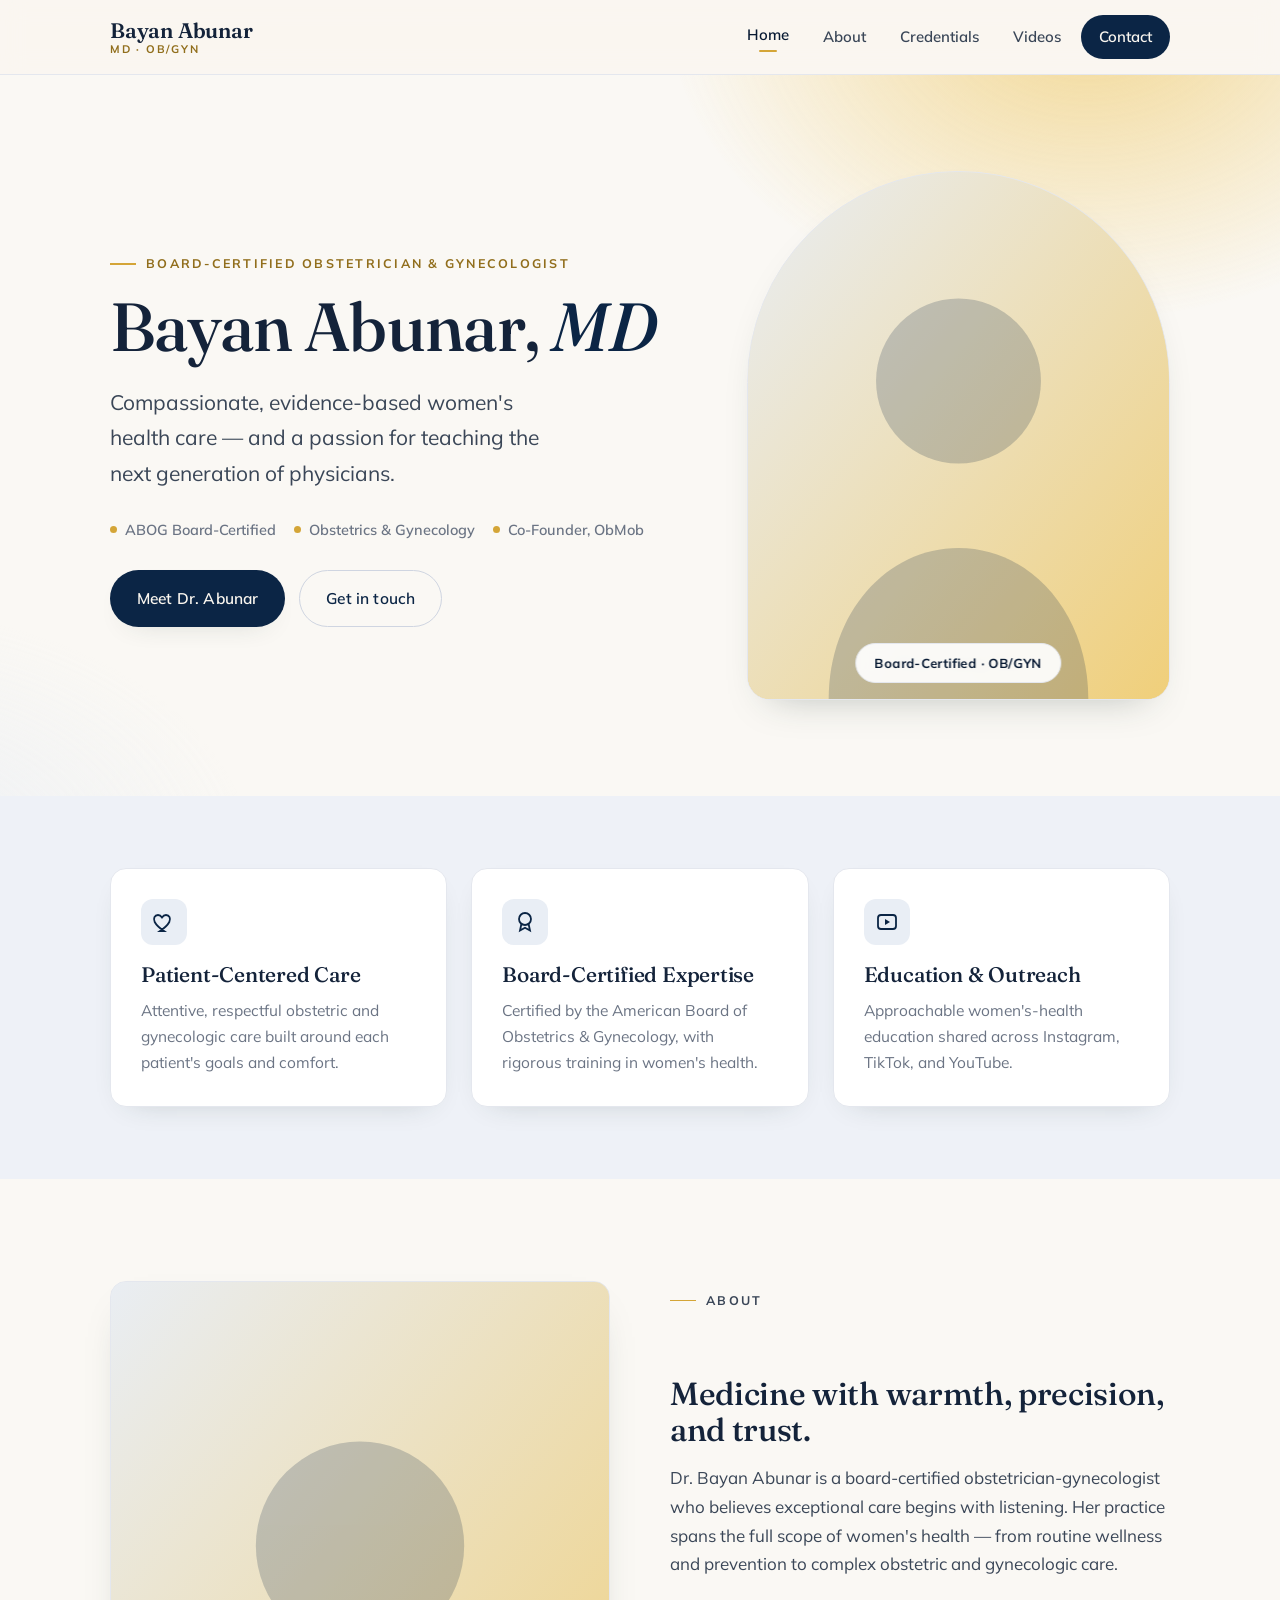
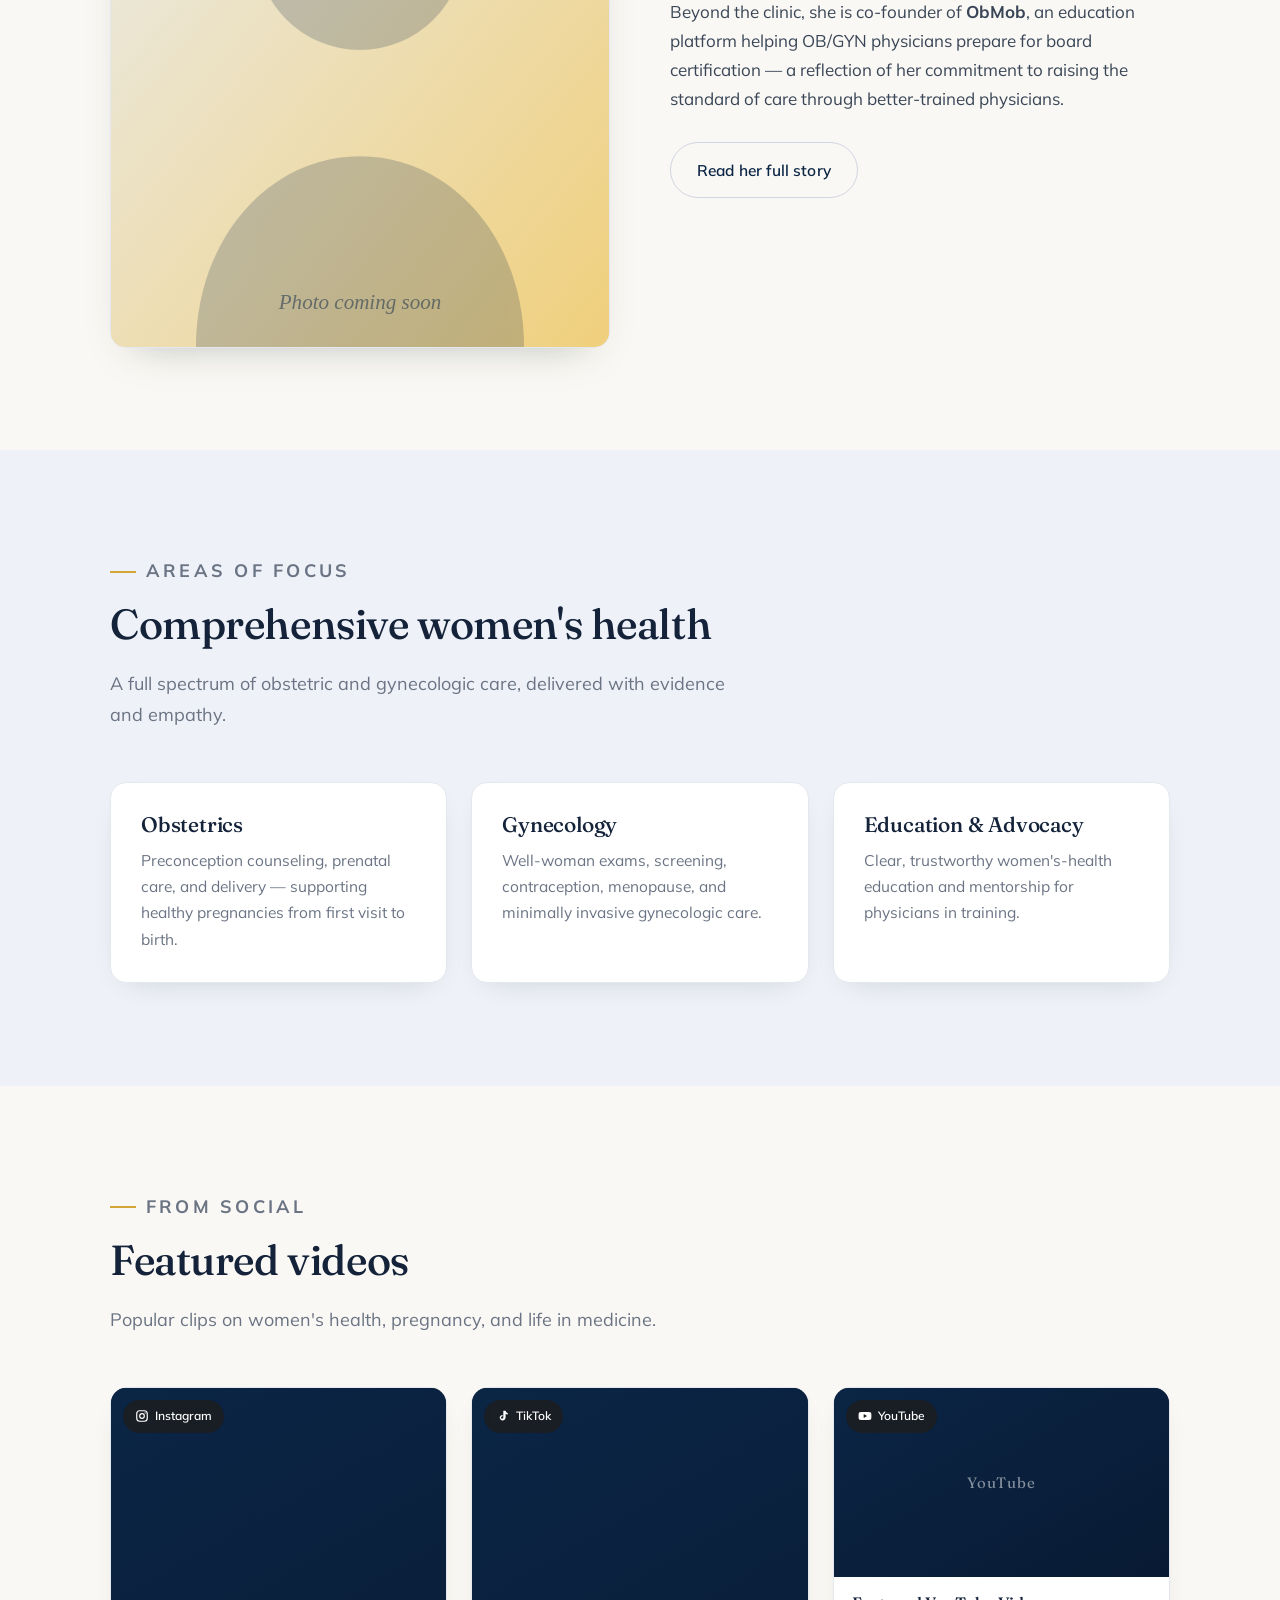
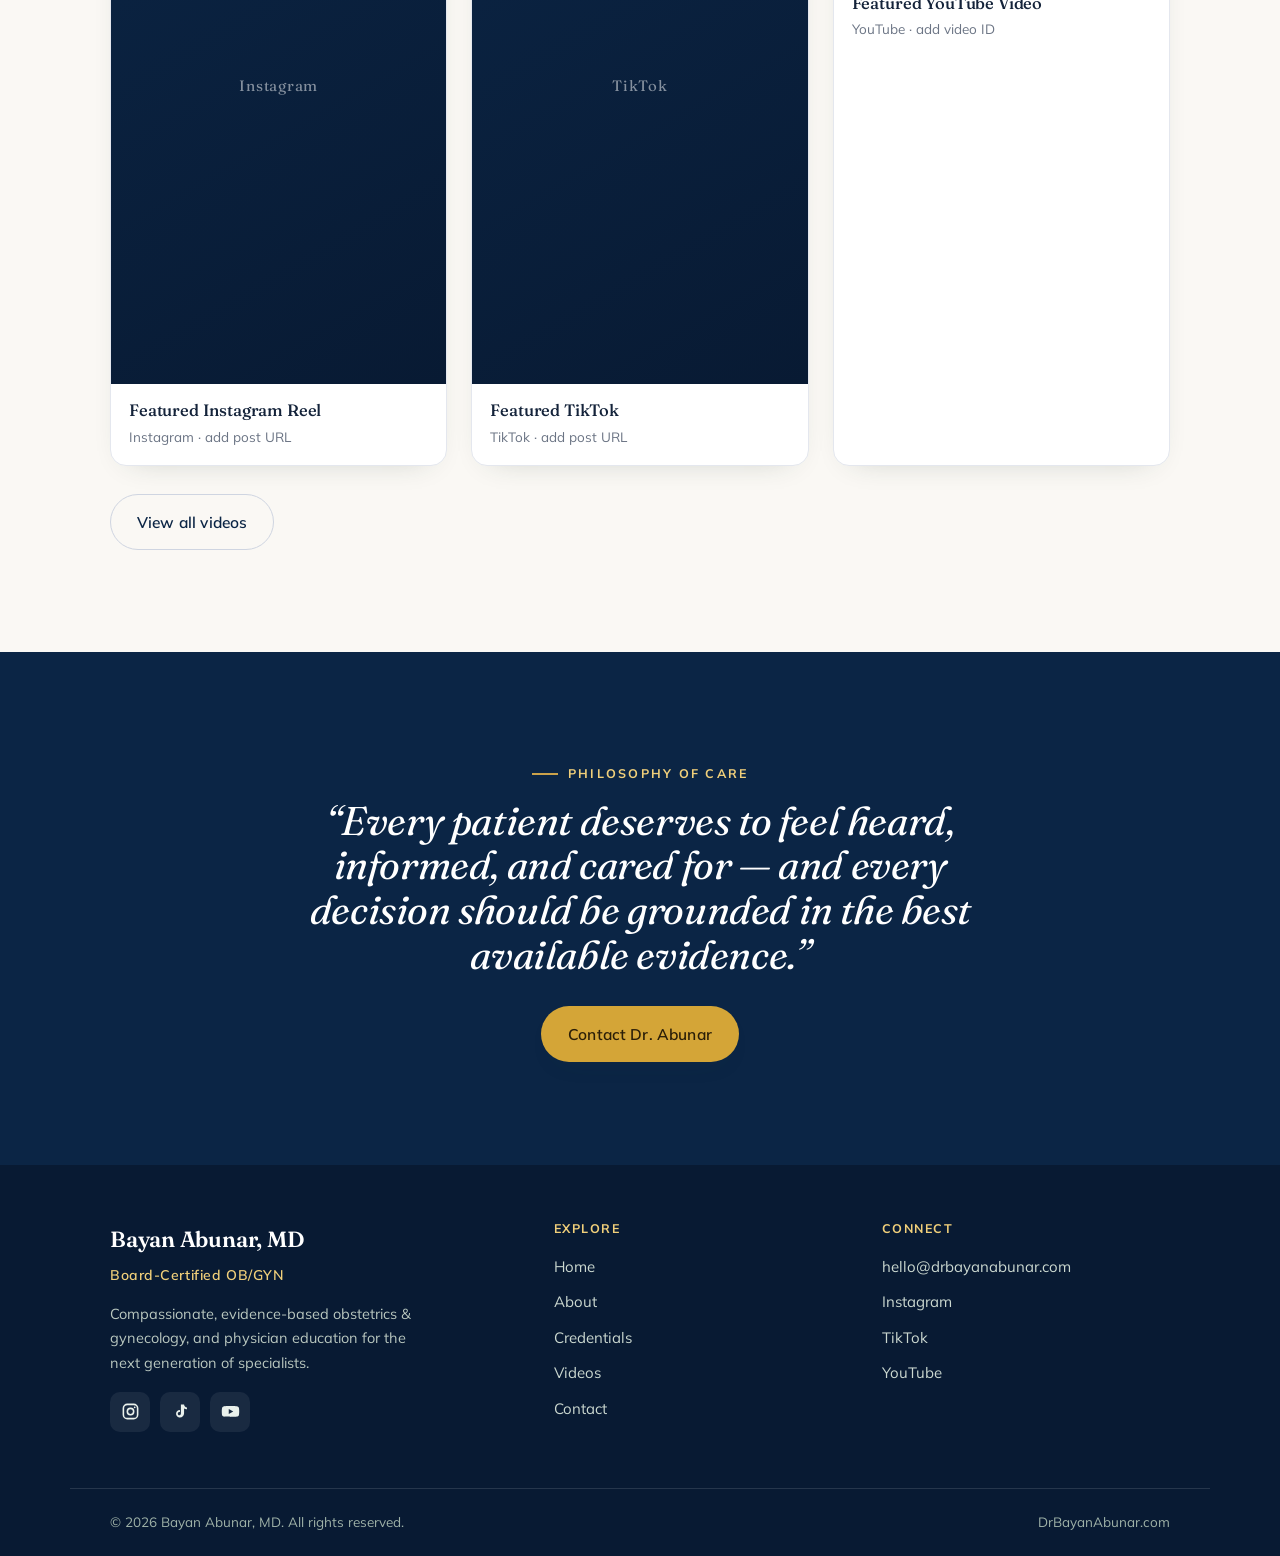
<file: index.html>
<!doctype html>
<html lang="en">
<head>
  <meta charset="utf-8">
  <meta name="viewport" content="width=device-width, initial-scale=1">
  <meta name="robots" content="noindex, nofollow"><!-- PRE-LAUNCH: remove this line at go-live -->
  <title>Bayan Abunar, MD — Board-Certified OB/GYN</title>
  <meta name="description" content="Bayan Abunar, MD, is a board-certified obstetrician-gynecologist committed to compassionate, evidence-based women's health care and physician education.">
  <link rel="canonical" href="https://drbayanabunar.com/">
  <meta property="og:type" content="website">
  <meta property="og:title" content="Bayan Abunar, MD — Board-Certified OB/GYN">
  <meta property="og:description" content="Compassionate, evidence-based obstetrics & gynecology, and physician education.">
  <meta property="og:url" content="https://drbayanabunar.com/">
  <meta property="og:image" content="https://drbayanabunar.com/assets/og-image.png">
  <meta name="twitter:card" content="summary_large_image">
  <link rel="icon" href="favicon.svg" type="image/svg+xml">
  <link rel="preconnect" href="https://fonts.googleapis.com">
  <link rel="preconnect" href="https://fonts.gstatic.com" crossorigin>
  <link href="https://fonts.googleapis.com/css2?family=Fraunces:ital,opsz,wght@0,9..144,400..600;1,9..144,400..500&family=Mulish:wght@300..700&display=swap" rel="stylesheet">
  <link rel="stylesheet" href="styles/global.css">
</head>
<body>
  <a class="skip-link" href="#main">Skip to content</a>

  <!-- HEADER (identical across pages) -->
  <header class="site-header">
    <div class="wrap header-inner">
      <a class="brand" href="index.html" aria-label="Bayan Abunar, MD — home">
        <span class="brand-name">Bayan Abunar</span>
        <span class="brand-cred">MD &middot; OB/GYN</span>
      </a>
      <button class="nav-toggle" aria-label="Open menu" aria-expanded="false" aria-controls="site-nav">
        <svg viewBox="0 0 24 24" fill="none" stroke="currentColor" stroke-width="2" stroke-linecap="round"><path d="M3 6h18M3 12h18M3 18h18"/></svg>
      </button>
      <nav class="site-nav" id="site-nav">
        <a href="index.html" aria-current="page">Home</a>
        <a href="about.html">About</a>
        <a href="credentials.html">Credentials</a>
        <a href="videos.html">Videos</a>
        <a href="contact.html" class="nav-cta">Contact</a>
      </nav>
    </div>
  </header>

  <main id="main">

    <!-- HERO -->
    <section class="hero">
      <div class="wrap hero-grid">
        <div class="hero-copy">
          <p class="eyebrow">Board-Certified Obstetrician &amp; Gynecologist</p>
          <h1>Bayan Abunar, <span class="accent">MD</span></h1>
          <p class="hero-lead">Compassionate, evidence-based women's health care &mdash; and a passion for teaching the next generation of physicians.</p>
          <div class="hero-cred">
            <span>ABOG Board-Certified</span>
            <span>Obstetrics &amp; Gynecology</span>
            <span>Co-Founder, ObMob</span>
          </div>
          <div class="btn-row">
            <a class="btn btn-primary" href="about.html">Meet Dr. Abunar</a>
            <a class="btn btn-outline" href="contact.html">Get in touch</a>
          </div>
        </div>
        <div class="portrait">
          <img src="assets/headshot-placeholder.svg" alt="Portrait of Bayan Abunar, MD" width="480" height="600">
          <span class="portrait-badge">Board-Certified &middot; OB/GYN</span>
        </div>
      </div>
    </section>

    <!-- AT A GLANCE -->
    <section class="section section--tight section--alt">
      <div class="wrap">
        <div class="grid grid-3">
          <a class="card" href="about.html">
            <div class="card-icon"><svg viewBox="0 0 24 24" fill="none" stroke="currentColor" stroke-width="1.8"><path d="M12 21s-7-4.6-9.3-9C1 8.6 2.6 5 6 5c2 0 3.2 1.2 4 2.4C10.8 6.2 12 5 14 5c3.4 0 5 3.6 3.3 7-2.3 4.4-9.3 9-9.3 9z"/></svg></div>
            <h3>Patient-Centered Care</h3>
            <p>Attentive, respectful obstetric and gynecologic care built around each patient's goals and comfort.</p>
          </a>
          <a class="card" href="credentials.html">
            <div class="card-icon"><svg viewBox="0 0 24 24" fill="none" stroke="currentColor" stroke-width="1.8"><circle cx="12" cy="9" r="6"/><path d="m8.5 13.5-1.5 7 5-2.8 5 2.8-1.5-7"/></svg></div>
            <h3>Board-Certified Expertise</h3>
            <p>Certified by the American Board of Obstetrics &amp; Gynecology, with rigorous training in women's health.</p>
          </a>
          <a class="card" href="videos.html">
            <div class="card-icon"><svg viewBox="0 0 24 24" fill="none" stroke="currentColor" stroke-width="1.8"><rect x="3" y="5" width="18" height="14" rx="3"/><path d="m10 9 5 3-5 3z" fill="currentColor" stroke="none"/></svg></div>
            <h3>Education &amp; Outreach</h3>
            <p>Approachable women's-health education shared across Instagram, TikTok, and YouTube.</p>
          </a>
        </div>
      </div>
    </section>

    <!-- ABOUT TEASER -->
    <section class="section">
      <div class="wrap two-col">
        <div class="media-block">
          <img src="assets/headshot-placeholder.svg" alt="Bayan Abunar, MD">
        </div>
        <div class="prose">
          <p class="eyebrow">About</p>
          <h2>Medicine with warmth, precision, and trust.</h2>
          <p>Dr. Bayan Abunar is a board-certified obstetrician-gynecologist who believes exceptional care begins with listening. Her practice spans the full scope of women's health &mdash; from routine wellness and prevention to complex obstetric and gynecologic care.</p>
          <p>Beyond the clinic, she is co-founder of <strong>ObMob</strong>, an education platform helping OB/GYN physicians prepare for board certification &mdash; a reflection of her commitment to raising the standard of care through better-trained physicians.</p>
          <div class="btn-row">
            <a class="btn btn-outline" href="about.html">Read her full story</a>
          </div>
        </div>
      </div>
    </section>

    <!-- AREAS OF FOCUS -->
    <section class="section section--alt">
      <div class="wrap">
        <div class="section-head">
          <p class="eyebrow">Areas of Focus</p>
          <h2>Comprehensive women's health</h2>
          <p>A full spectrum of obstetric and gynecologic care, delivered with evidence and empathy.</p>
        </div>
        <div class="grid grid-3">
          <div class="card">
            <h3>Obstetrics</h3>
            <p>Preconception counseling, prenatal care, and delivery &mdash; supporting healthy pregnancies from first visit to birth.</p>
          </div>
          <div class="card">
            <h3>Gynecology</h3>
            <p>Well-woman exams, screening, contraception, menopause, and minimally invasive gynecologic care.</p>
          </div>
          <div class="card">
            <h3>Education &amp; Advocacy</h3>
            <p>Clear, trustworthy women's-health education and mentorship for physicians in training.</p>
          </div>
        </div>
      </div>
    </section>

    <!-- FEATURED VIDEOS (rendered from js/videos.js) -->
    <section class="section">
      <div class="wrap">
        <div class="section-head">
          <p class="eyebrow">From Social</p>
          <h2>Featured videos</h2>
          <p>Popular clips on women's health, pregnancy, and life in medicine.</p>
        </div>
        <div class="video-gallery" data-video-gallery data-limit="3"></div>
        <div class="btn-row">
          <a class="btn btn-outline" href="videos.html">View all videos</a>
        </div>
      </div>
    </section>

    <!-- PHILOSOPHY BAND -->
    <section class="section section--green">
      <div class="wrap center" style="max-width:820px">
        <p class="eyebrow" style="justify-content:center">Philosophy of Care</p>
        <h2 style="font-size:clamp(26px,4vw,40px);font-style:italic;font-weight:400;">&ldquo;Every patient deserves to feel heard, informed, and cared for &mdash; and every decision should be grounded in the best available evidence.&rdquo;</h2>
        <div class="btn-row" style="justify-content:center">
          <a class="btn btn-gold" href="contact.html">Contact Dr. Abunar</a>
        </div>
      </div>
    </section>

  </main>

  <!-- FOOTER (identical across pages) -->
  <footer class="site-footer">
    <div class="wrap footer-inner">
      <div class="foot-col foot-about">
        <span class="brand-name">Bayan Abunar, MD</span>
        <div class="foot-tag">Board-Certified OB/GYN</div>
        <p class="foot-blurb">Compassionate, evidence-based obstetrics &amp; gynecology, and physician education for the next generation of specialists.</p>
        <div class="foot-social">
          <a href="https://www.instagram.com/" target="_blank" rel="noopener" aria-label="Instagram"><svg viewBox="0 0 24 24" fill="none" stroke="currentColor" stroke-width="2"><rect x="3" y="3" width="18" height="18" rx="5"/><circle cx="12" cy="12" r="4"/><circle cx="17.3" cy="6.7" r="1.1" fill="currentColor" stroke="none"/></svg></a>
          <a href="https://www.tiktok.com/" target="_blank" rel="noopener" aria-label="TikTok"><svg viewBox="0 0 24 24" fill="currentColor"><path d="M16.5 3c.3 2.1 1.6 3.6 3.7 3.9v2.4c-1.3.1-2.6-.3-3.7-1v5.9c0 3.4-2.8 5.8-6 5.3-2.6-.4-4.4-2.8-4.1-5.4.3-2.4 2.5-4.2 4.9-4v2.6c-.4-.1-.8-.1-1.2 0-1 .3-1.7 1.2-1.5 2.3.2 1 1.1 1.7 2.1 1.6 1.1-.1 1.8-1 1.8-2.1V3h3.3z"/></svg></a>
          <a href="https://www.youtube.com/" target="_blank" rel="noopener" aria-label="YouTube"><svg viewBox="0 0 24 24" fill="currentColor"><path d="M23 12s0-3.2-.4-4.7c-.2-.8-.9-1.5-1.7-1.7C19.4 5.2 12 5.2 12 5.2s-7.4 0-8.9.4c-.8.2-1.5.9-1.7 1.7C1 8.8 1 12 1 12s0 3.2.4 4.7c.2.8.9 1.5 1.7 1.7 1.5.4 8.9.4 8.9.4s7.4 0 8.9-.4c.8-.2 1.5-.9 1.7-1.7.4-1.5.4-4.7.4-4.7zM9.8 15.3V8.7l5.7 3.3-5.7 3.3z"/></svg></a>
        </div>
      </div>
      <div class="foot-col">
        <h4>Explore</h4>
        <a href="index.html">Home</a>
        <a href="about.html">About</a>
        <a href="credentials.html">Credentials</a>
        <a href="videos.html">Videos</a>
        <a href="contact.html">Contact</a>
      </div>
      <div class="foot-col">
        <h4>Connect</h4>
        <a href="mailto:hello@drbayanabunar.com">hello@drbayanabunar.com</a>
        <a href="https://www.instagram.com/" target="_blank" rel="noopener">Instagram</a>
        <a href="https://www.tiktok.com/" target="_blank" rel="noopener">TikTok</a>
        <a href="https://www.youtube.com/" target="_blank" rel="noopener">YouTube</a>
      </div>
    </div>
    <div class="wrap foot-base">
      <p>&copy; <span data-year>2026</span> Bayan Abunar, MD. All rights reserved.</p>
      <p>DrBayanAbunar.com</p>
    </div>
  </footer>

  <script src="js/main.js" defer></script>
  <script src="js/videos.js" defer></script>
</body>
</html>
</file>
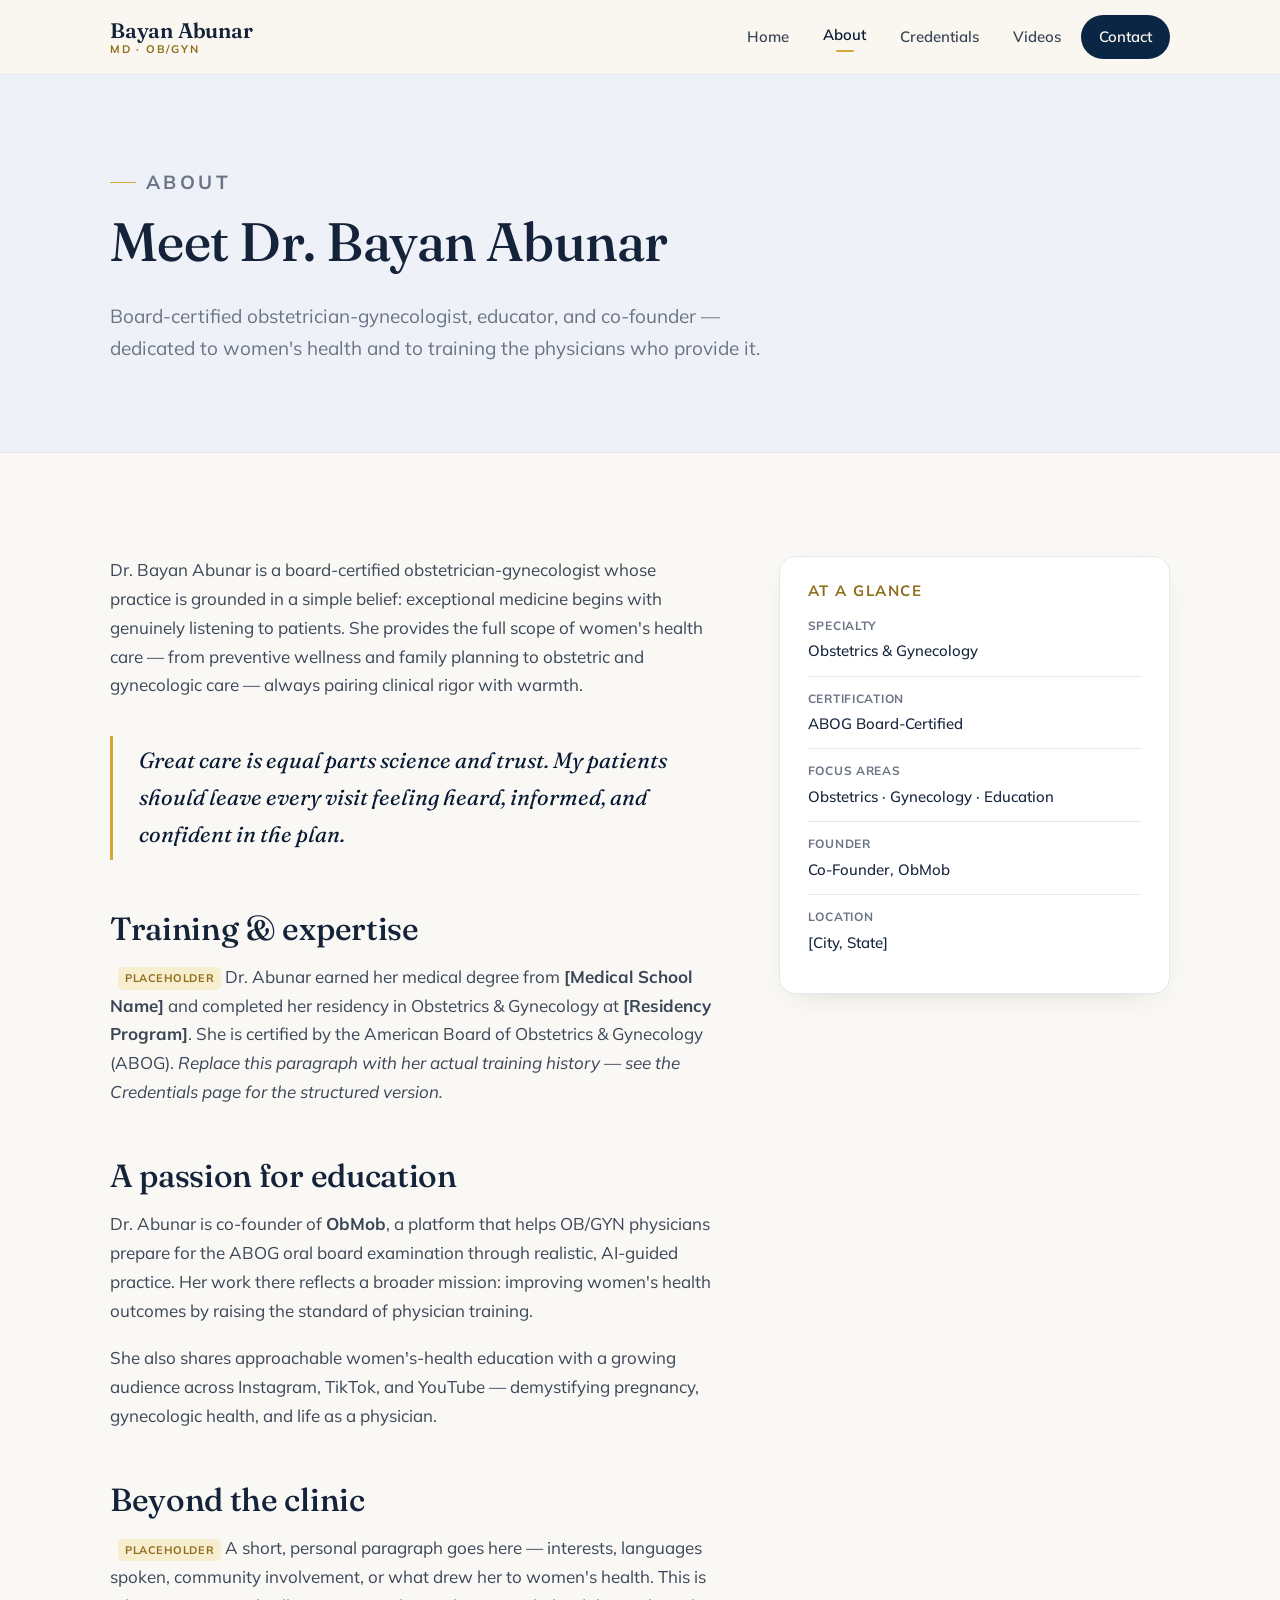
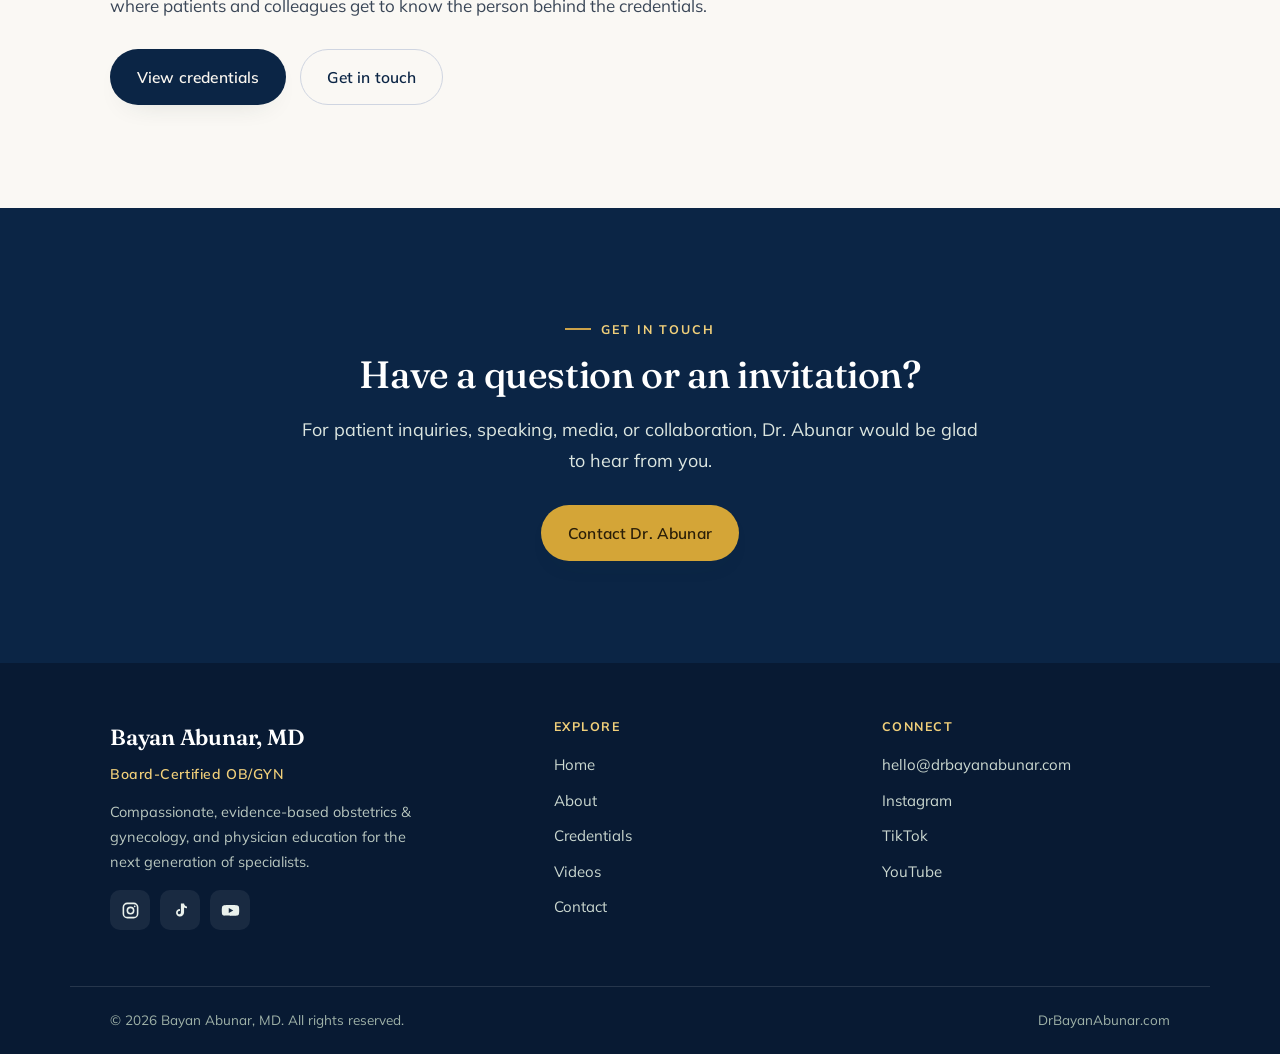
<file: about.html>
<!doctype html>
<html lang="en">
<head>
  <meta charset="utf-8">
  <meta name="viewport" content="width=device-width, initial-scale=1">
  <meta name="robots" content="noindex, nofollow"><!-- PRE-LAUNCH: remove this line at go-live -->
  <title>About — Bayan Abunar, MD</title>
  <meta name="description" content="Meet Dr. Bayan Abunar, a board-certified OB/GYN dedicated to compassionate women's health care, education, and mentorship.">
  <link rel="canonical" href="https://drbayanabunar.com/about.html">
  <meta property="og:type" content="profile">
  <meta property="og:title" content="About — Bayan Abunar, MD">
  <meta property="og:description" content="Meet Dr. Bayan Abunar, a board-certified obstetrician-gynecologist.">
  <meta property="og:url" content="https://drbayanabunar.com/about.html">
  <meta property="og:image" content="https://drbayanabunar.com/assets/og-image.png">
  <meta name="twitter:card" content="summary_large_image">
  <link rel="icon" href="favicon.svg" type="image/svg+xml">
  <link rel="preconnect" href="https://fonts.googleapis.com">
  <link rel="preconnect" href="https://fonts.gstatic.com" crossorigin>
  <link href="https://fonts.googleapis.com/css2?family=Fraunces:ital,opsz,wght@0,9..144,400..600;1,9..144,400..500&family=Mulish:wght@300..700&display=swap" rel="stylesheet">
  <link rel="stylesheet" href="styles/global.css">
</head>
<body>
  <a class="skip-link" href="#main">Skip to content</a>

  <header class="site-header">
    <div class="wrap header-inner">
      <a class="brand" href="index.html" aria-label="Bayan Abunar, MD — home">
        <span class="brand-name">Bayan Abunar</span>
        <span class="brand-cred">MD &middot; OB/GYN</span>
      </a>
      <button class="nav-toggle" aria-label="Open menu" aria-expanded="false" aria-controls="site-nav">
        <svg viewBox="0 0 24 24" fill="none" stroke="currentColor" stroke-width="2" stroke-linecap="round"><path d="M3 6h18M3 12h18M3 18h18"/></svg>
      </button>
      <nav class="site-nav" id="site-nav">
        <a href="index.html">Home</a>
        <a href="about.html" aria-current="page">About</a>
        <a href="credentials.html">Credentials</a>
        <a href="videos.html">Videos</a>
        <a href="contact.html" class="nav-cta">Contact</a>
      </nav>
    </div>
  </header>

  <main id="main">

    <section class="page-hero">
      <div class="wrap">
        <p class="eyebrow">About</p>
        <h1>Meet Dr. Bayan Abunar</h1>
        <p>Board-certified obstetrician-gynecologist, educator, and co-founder &mdash; dedicated to women's health and to training the physicians who provide it.</p>
      </div>
    </section>

    <section class="section">
      <div class="wrap two-col--sidebar" style="display:grid;gap:clamp(28px,5vw,60px)">
        <div class="prose">
          <p>Dr. Bayan Abunar is a board-certified obstetrician-gynecologist whose practice is grounded in a simple belief: exceptional medicine begins with genuinely listening to patients. She provides the full scope of women's health care &mdash; from preventive wellness and family planning to obstetric and gynecologic care &mdash; always pairing clinical rigor with warmth.</p>

          <blockquote>Great care is equal parts science and trust. My patients should leave every visit feeling heard, informed, and confident in the plan.</blockquote>

          <h2>Training &amp; expertise</h2>
          <p><span class="placeholder-flag">Placeholder</span> Dr. Abunar earned her medical degree from <strong>[Medical School Name]</strong> and completed her residency in Obstetrics &amp; Gynecology at <strong>[Residency Program]</strong>. She is certified by the American Board of Obstetrics &amp; Gynecology (ABOG). <em>Replace this paragraph with her actual training history &mdash; see the Credentials page for the structured version.</em></p>

          <h2>A passion for education</h2>
          <p>Dr. Abunar is co-founder of <strong>ObMob</strong>, a platform that helps OB/GYN physicians prepare for the ABOG oral board examination through realistic, AI-guided practice. Her work there reflects a broader mission: improving women's health outcomes by raising the standard of physician training.</p>
          <p>She also shares approachable women's-health education with a growing audience across Instagram, TikTok, and YouTube &mdash; demystifying pregnancy, gynecologic health, and life as a physician.</p>

          <h2>Beyond the clinic</h2>
          <p><span class="placeholder-flag">Placeholder</span> A short, personal paragraph goes here &mdash; interests, languages spoken, community involvement, or what drew her to women's health. This is where patients and colleagues get to know the person behind the credentials.</p>

          <div class="btn-row">
            <a class="btn btn-primary" href="credentials.html">View credentials</a>
            <a class="btn btn-outline" href="contact.html">Get in touch</a>
          </div>
        </div>

        <aside>
          <div class="fact-card">
            <h3>At a Glance</h3>
            <ul class="fact-list">
              <li><span class="k">Specialty</span><span class="v">Obstetrics &amp; Gynecology</span></li>
              <li><span class="k">Certification</span><span class="v">ABOG Board-Certified</span></li>
              <li><span class="k">Focus Areas</span><span class="v">Obstetrics · Gynecology · Education</span></li>
              <li><span class="k">Founder</span><span class="v">Co-Founder, ObMob</span></li>
              <li><span class="k">Location</span><span class="v">[City, State]</span></li>
            </ul>
          </div>
        </aside>
      </div>
    </section>

    <section class="section section--green">
      <div class="wrap center" style="max-width:760px">
        <p class="eyebrow" style="justify-content:center">Get in touch</p>
        <h2 style="font-size:clamp(26px,4vw,38px)">Have a question or an invitation?</h2>
        <p style="color:#DCE6E0;font-size:18px">For patient inquiries, speaking, media, or collaboration, Dr. Abunar would be glad to hear from you.</p>
        <div class="btn-row" style="justify-content:center">
          <a class="btn btn-gold" href="contact.html">Contact Dr. Abunar</a>
        </div>
      </div>
    </section>

  </main>

  <footer class="site-footer">
    <div class="wrap footer-inner">
      <div class="foot-col foot-about">
        <span class="brand-name">Bayan Abunar, MD</span>
        <div class="foot-tag">Board-Certified OB/GYN</div>
        <p class="foot-blurb">Compassionate, evidence-based obstetrics &amp; gynecology, and physician education for the next generation of specialists.</p>
        <div class="foot-social">
          <a href="https://www.instagram.com/" target="_blank" rel="noopener" aria-label="Instagram"><svg viewBox="0 0 24 24" fill="none" stroke="currentColor" stroke-width="2"><rect x="3" y="3" width="18" height="18" rx="5"/><circle cx="12" cy="12" r="4"/><circle cx="17.3" cy="6.7" r="1.1" fill="currentColor" stroke="none"/></svg></a>
          <a href="https://www.tiktok.com/" target="_blank" rel="noopener" aria-label="TikTok"><svg viewBox="0 0 24 24" fill="currentColor"><path d="M16.5 3c.3 2.1 1.6 3.6 3.7 3.9v2.4c-1.3.1-2.6-.3-3.7-1v5.9c0 3.4-2.8 5.8-6 5.3-2.6-.4-4.4-2.8-4.1-5.4.3-2.4 2.5-4.2 4.9-4v2.6c-.4-.1-.8-.1-1.2 0-1 .3-1.7 1.2-1.5 2.3.2 1 1.1 1.7 2.1 1.6 1.1-.1 1.8-1 1.8-2.1V3h3.3z"/></svg></a>
          <a href="https://www.youtube.com/" target="_blank" rel="noopener" aria-label="YouTube"><svg viewBox="0 0 24 24" fill="currentColor"><path d="M23 12s0-3.2-.4-4.7c-.2-.8-.9-1.5-1.7-1.7C19.4 5.2 12 5.2 12 5.2s-7.4 0-8.9.4c-.8.2-1.5.9-1.7 1.7C1 8.8 1 12 1 12s0 3.2.4 4.7c.2.8.9 1.5 1.7 1.7 1.5.4 8.9.4 8.9.4s7.4 0 8.9-.4c.8-.2 1.5-.9 1.7-1.7.4-1.5.4-4.7.4-4.7zM9.8 15.3V8.7l5.7 3.3-5.7 3.3z"/></svg></a>
        </div>
      </div>
      <div class="foot-col">
        <h4>Explore</h4>
        <a href="index.html">Home</a>
        <a href="about.html">About</a>
        <a href="credentials.html">Credentials</a>
        <a href="videos.html">Videos</a>
        <a href="contact.html">Contact</a>
      </div>
      <div class="foot-col">
        <h4>Connect</h4>
        <a href="mailto:hello@drbayanabunar.com">hello@drbayanabunar.com</a>
        <a href="https://www.instagram.com/" target="_blank" rel="noopener">Instagram</a>
        <a href="https://www.tiktok.com/" target="_blank" rel="noopener">TikTok</a>
        <a href="https://www.youtube.com/" target="_blank" rel="noopener">YouTube</a>
      </div>
    </div>
    <div class="wrap foot-base">
      <p>&copy; <span data-year>2026</span> Bayan Abunar, MD. All rights reserved.</p>
      <p>DrBayanAbunar.com</p>
    </div>
  </footer>

  <script src="js/main.js" defer></script>
</body>
</html>
</file>
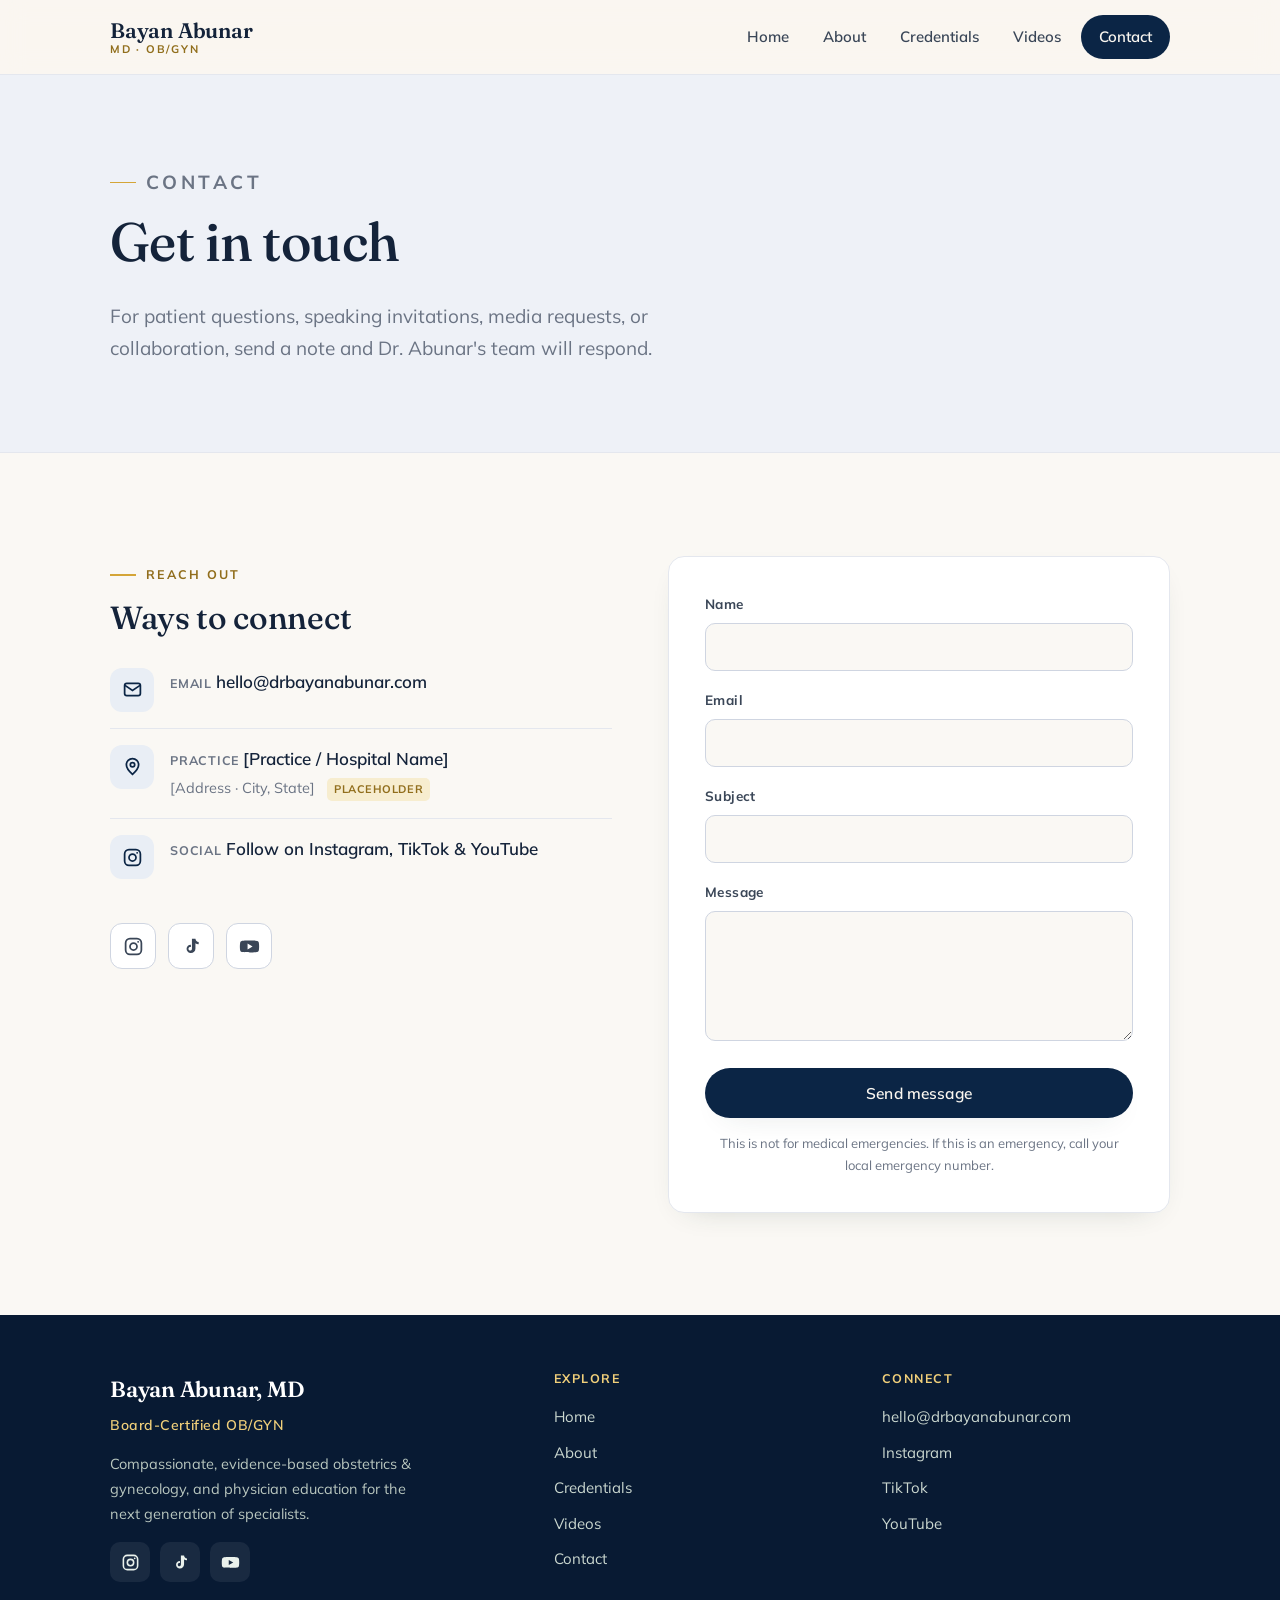
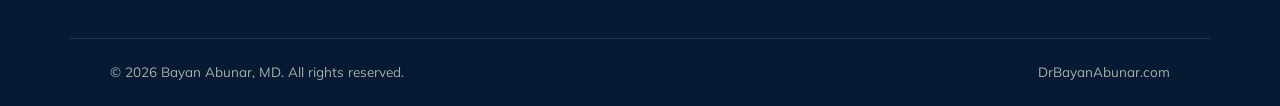
<file: contact.html>
<!doctype html>
<html lang="en">
<head>
  <meta charset="utf-8">
  <meta name="viewport" content="width=device-width, initial-scale=1">
  <meta name="robots" content="noindex, nofollow"><!-- PRE-LAUNCH: remove this line at go-live -->
  <title>Contact — Bayan Abunar, MD</title>
  <meta name="description" content="Contact Dr. Bayan Abunar for patient inquiries, speaking engagements, media requests, and professional collaboration.">
  <link rel="canonical" href="https://drbayanabunar.com/contact.html">
  <meta property="og:type" content="website">
  <meta property="og:title" content="Contact — Bayan Abunar, MD">
  <meta property="og:description" content="Get in touch with Dr. Bayan Abunar.">
  <meta property="og:url" content="https://drbayanabunar.com/contact.html">
  <meta property="og:image" content="https://drbayanabunar.com/assets/og-image.png">
  <meta name="twitter:card" content="summary_large_image">
  <link rel="icon" href="favicon.svg" type="image/svg+xml">
  <link rel="preconnect" href="https://fonts.googleapis.com">
  <link rel="preconnect" href="https://fonts.gstatic.com" crossorigin>
  <link href="https://fonts.googleapis.com/css2?family=Fraunces:ital,opsz,wght@0,9..144,400..600;1,9..144,400..500&family=Mulish:wght@300..700&display=swap" rel="stylesheet">
  <link rel="stylesheet" href="styles/global.css">
</head>
<body>
  <a class="skip-link" href="#main">Skip to content</a>

  <header class="site-header">
    <div class="wrap header-inner">
      <a class="brand" href="index.html" aria-label="Bayan Abunar, MD — home">
        <span class="brand-name">Bayan Abunar</span>
        <span class="brand-cred">MD &middot; OB/GYN</span>
      </a>
      <button class="nav-toggle" aria-label="Open menu" aria-expanded="false" aria-controls="site-nav">
        <svg viewBox="0 0 24 24" fill="none" stroke="currentColor" stroke-width="2" stroke-linecap="round"><path d="M3 6h18M3 12h18M3 18h18"/></svg>
      </button>
      <nav class="site-nav" id="site-nav">
        <a href="index.html">Home</a>
        <a href="about.html">About</a>
        <a href="credentials.html">Credentials</a>
        <a href="videos.html">Videos</a>
        <a href="contact.html" class="nav-cta" aria-current="page">Contact</a>
      </nav>
    </div>
  </header>

  <main id="main">

    <section class="page-hero">
      <div class="wrap">
        <p class="eyebrow">Contact</p>
        <h1>Get in touch</h1>
        <p>For patient questions, speaking invitations, media requests, or collaboration, send a note and Dr. Abunar's team will respond.</p>
      </div>
    </section>

    <section class="section">
      <div class="wrap contact-grid">
        <div>
          <p class="eyebrow">Reach out</p>
          <h2 style="font-size:clamp(24px,3.4vw,32px)">Ways to connect</h2>
          <ul class="contact-methods">
            <li>
              <span class="ic"><svg viewBox="0 0 24 24" fill="none" stroke="currentColor" stroke-width="2"><rect x="3" y="5" width="18" height="14" rx="2.5"/><path d="m3 7 9 6 9-6"/></svg></span>
              <span>
                <span class="k">Email</span>
                <a class="v" href="mailto:hello@drbayanabunar.com">hello@drbayanabunar.com</a>
              </span>
            </li>
            <li>
              <span class="ic"><svg viewBox="0 0 24 24" fill="none" stroke="currentColor" stroke-width="2"><path d="M12 21s-7-6.3-7-11a7 7 0 0 1 14 0c0 4.7-7 11-7 11z"/><circle cx="12" cy="10" r="2.5"/></svg></span>
              <span>
                <span class="k">Practice</span>
                <span class="v">[Practice / Hospital Name]</span><br>
                <span style="color:var(--muted);font-size:14.5px">[Address · City, State] <span class="placeholder-flag">Placeholder</span></span>
              </span>
            </li>
            <li>
              <span class="ic"><svg viewBox="0 0 24 24" fill="none" stroke="currentColor" stroke-width="2"><rect x="3" y="3" width="18" height="18" rx="5"/><circle cx="12" cy="12" r="4"/><circle cx="17.3" cy="6.7" r="1.1" fill="currentColor" stroke="none"/></svg></span>
              <span>
                <span class="k">Social</span>
                <span class="v">Follow on Instagram, TikTok &amp; YouTube</span>
              </span>
            </li>
          </ul>
          <div class="social-row">
            <a class="social-link" href="https://www.instagram.com/" target="_blank" rel="noopener" aria-label="Instagram"><svg viewBox="0 0 24 24" fill="none" stroke="currentColor" stroke-width="2"><rect x="3" y="3" width="18" height="18" rx="5"/><circle cx="12" cy="12" r="4"/><circle cx="17.3" cy="6.7" r="1.1" fill="currentColor" stroke="none"/></svg></a>
            <a class="social-link" href="https://www.tiktok.com/" target="_blank" rel="noopener" aria-label="TikTok"><svg viewBox="0 0 24 24" fill="currentColor"><path d="M16.5 3c.3 2.1 1.6 3.6 3.7 3.9v2.4c-1.3.1-2.6-.3-3.7-1v5.9c0 3.4-2.8 5.8-6 5.3-2.6-.4-4.4-2.8-4.1-5.4.3-2.4 2.5-4.2 4.9-4v2.6c-.4-.1-.8-.1-1.2 0-1 .3-1.7 1.2-1.5 2.3.2 1 1.1 1.7 2.1 1.6 1.1-.1 1.8-1 1.8-2.1V3h3.3z"/></svg></a>
            <a class="social-link" href="https://www.youtube.com/" target="_blank" rel="noopener" aria-label="YouTube"><svg viewBox="0 0 24 24" fill="currentColor"><path d="M23 12s0-3.2-.4-4.7c-.2-.8-.9-1.5-1.7-1.7C19.4 5.2 12 5.2 12 5.2s-7.4 0-8.9.4c-.8.2-1.5.9-1.7 1.7C1 8.8 1 12 1 12s0 3.2.4 4.7c.2.8.9 1.5 1.7 1.7 1.5.4 8.9.4 8.9.4s7.4 0 8.9-.4c.8-.2 1.5-.9 1.7-1.7.4-1.5.4-4.7.4-4.7zM9.8 15.3V8.7l5.7 3.3-5.7 3.3z"/></svg></a>
          </div>
        </div>

        <div>
          <!-- To enable this form: create a free endpoint at formspree.io (or Cloudflare
               Pages Forms / Web3Forms) and replace the action URL below. Until then it
               falls back to opening the visitor's email client. -->
          <form class="form" action="https://formspree.io/f/your-form-id" method="POST">
            <div class="field">
              <label for="name">Name</label>
              <input type="text" id="name" name="name" autocomplete="name" required>
            </div>
            <div class="field">
              <label for="email">Email</label>
              <input type="email" id="email" name="email" autocomplete="email" required>
            </div>
            <div class="field">
              <label for="subject">Subject</label>
              <input type="text" id="subject" name="subject">
            </div>
            <div class="field">
              <label for="message">Message</label>
              <textarea id="message" name="message" required></textarea>
            </div>
            <button type="submit" class="btn btn-primary" style="width:100%;justify-content:center">Send message</button>
            <p style="font-size:13px;color:var(--muted);margin-top:14px;text-align:center">
              This is not for medical emergencies. If this is an emergency, call your local emergency number.
            </p>
          </form>
        </div>
      </div>
    </section>

  </main>

  <footer class="site-footer">
    <div class="wrap footer-inner">
      <div class="foot-col foot-about">
        <span class="brand-name">Bayan Abunar, MD</span>
        <div class="foot-tag">Board-Certified OB/GYN</div>
        <p class="foot-blurb">Compassionate, evidence-based obstetrics &amp; gynecology, and physician education for the next generation of specialists.</p>
        <div class="foot-social">
          <a href="https://www.instagram.com/" target="_blank" rel="noopener" aria-label="Instagram"><svg viewBox="0 0 24 24" fill="none" stroke="currentColor" stroke-width="2"><rect x="3" y="3" width="18" height="18" rx="5"/><circle cx="12" cy="12" r="4"/><circle cx="17.3" cy="6.7" r="1.1" fill="currentColor" stroke="none"/></svg></a>
          <a href="https://www.tiktok.com/" target="_blank" rel="noopener" aria-label="TikTok"><svg viewBox="0 0 24 24" fill="currentColor"><path d="M16.5 3c.3 2.1 1.6 3.6 3.7 3.9v2.4c-1.3.1-2.6-.3-3.7-1v5.9c0 3.4-2.8 5.8-6 5.3-2.6-.4-4.4-2.8-4.1-5.4.3-2.4 2.5-4.2 4.9-4v2.6c-.4-.1-.8-.1-1.2 0-1 .3-1.7 1.2-1.5 2.3.2 1 1.1 1.7 2.1 1.6 1.1-.1 1.8-1 1.8-2.1V3h3.3z"/></svg></a>
          <a href="https://www.youtube.com/" target="_blank" rel="noopener" aria-label="YouTube"><svg viewBox="0 0 24 24" fill="currentColor"><path d="M23 12s0-3.2-.4-4.7c-.2-.8-.9-1.5-1.7-1.7C19.4 5.2 12 5.2 12 5.2s-7.4 0-8.9.4c-.8.2-1.5.9-1.7 1.7C1 8.8 1 12 1 12s0 3.2.4 4.7c.2.8.9 1.5 1.7 1.7 1.5.4 8.9.4 8.9.4s7.4 0 8.9-.4c.8-.2 1.5-.9 1.7-1.7.4-1.5.4-4.7.4-4.7zM9.8 15.3V8.7l5.7 3.3-5.7 3.3z"/></svg></a>
        </div>
      </div>
      <div class="foot-col">
        <h4>Explore</h4>
        <a href="index.html">Home</a>
        <a href="about.html">About</a>
        <a href="credentials.html">Credentials</a>
        <a href="videos.html">Videos</a>
        <a href="contact.html">Contact</a>
      </div>
      <div class="foot-col">
        <h4>Connect</h4>
        <a href="mailto:hello@drbayanabunar.com">hello@drbayanabunar.com</a>
        <a href="https://www.instagram.com/" target="_blank" rel="noopener">Instagram</a>
        <a href="https://www.tiktok.com/" target="_blank" rel="noopener">TikTok</a>
        <a href="https://www.youtube.com/" target="_blank" rel="noopener">YouTube</a>
      </div>
    </div>
    <div class="wrap foot-base">
      <p>&copy; <span data-year>2026</span> Bayan Abunar, MD. All rights reserved.</p>
      <p>DrBayanAbunar.com</p>
    </div>
  </footer>

  <script src="js/main.js" defer></script>
</body>
</html>
</file>
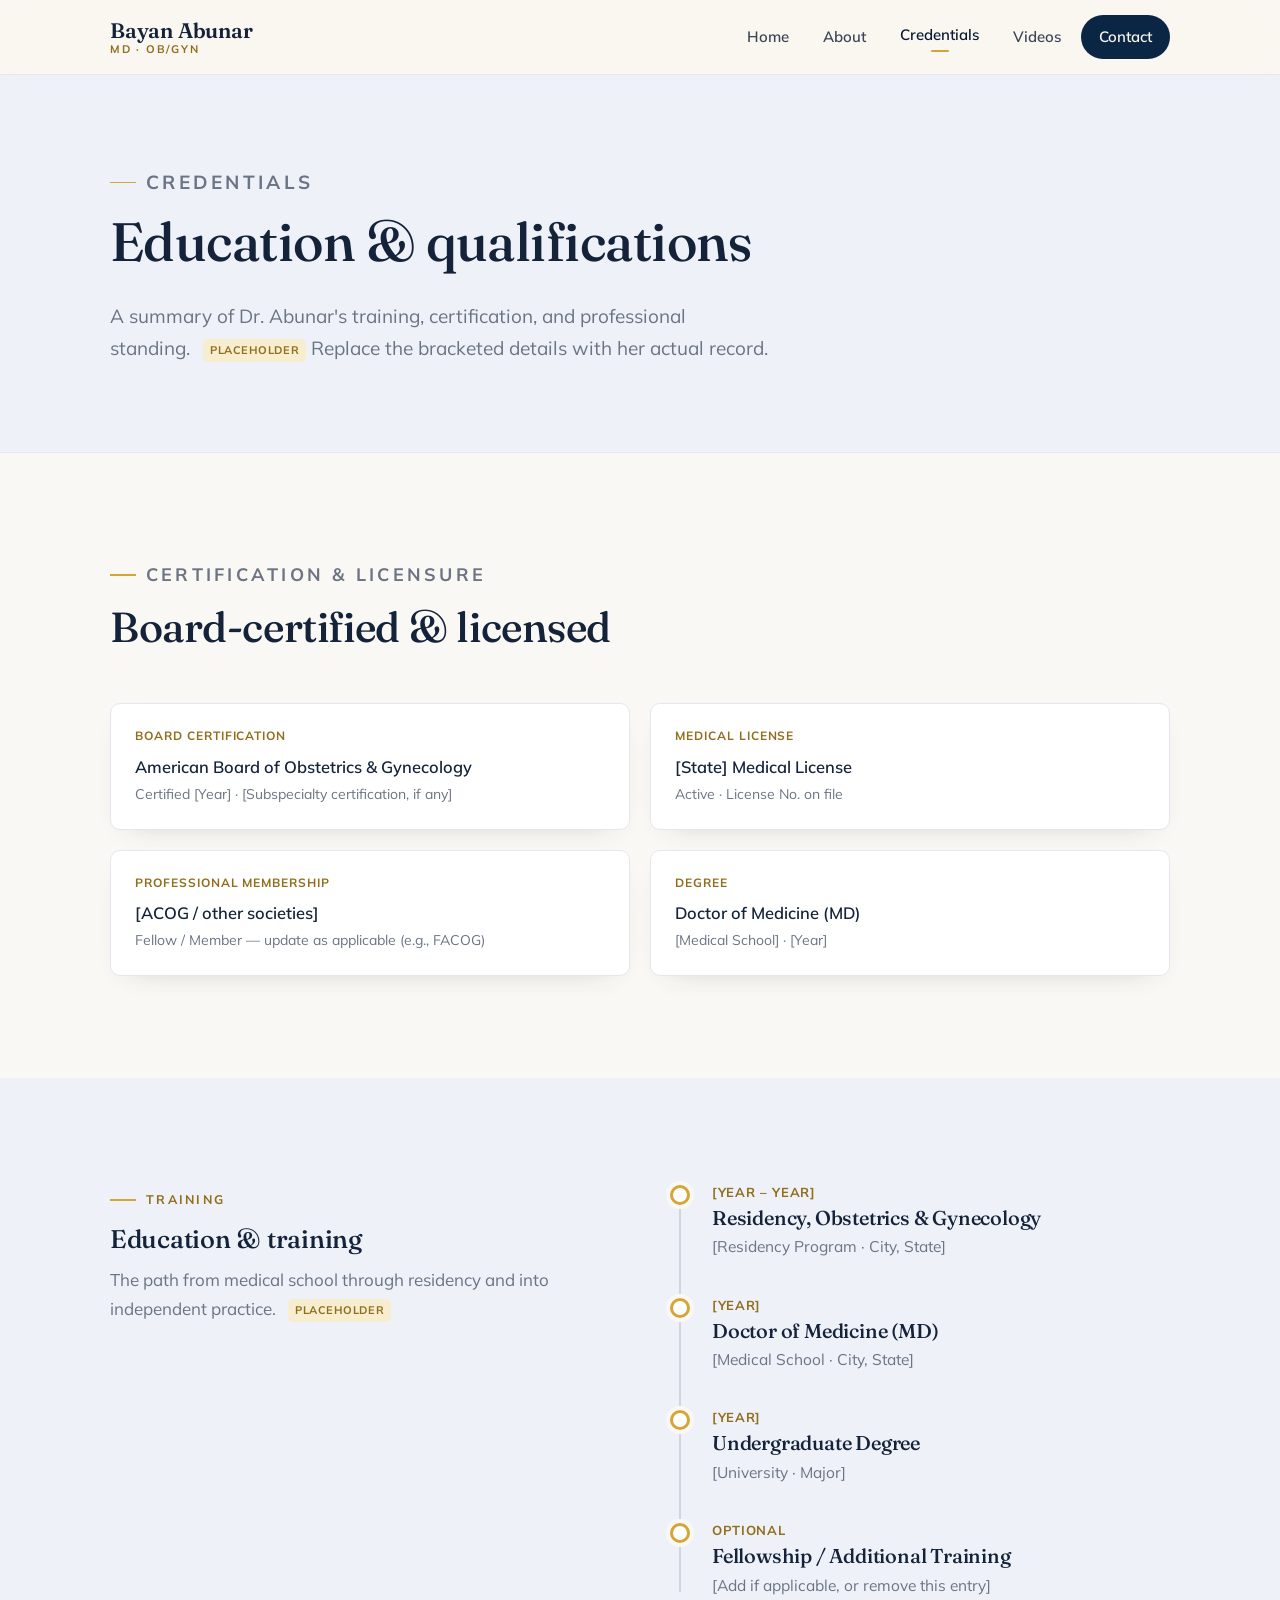
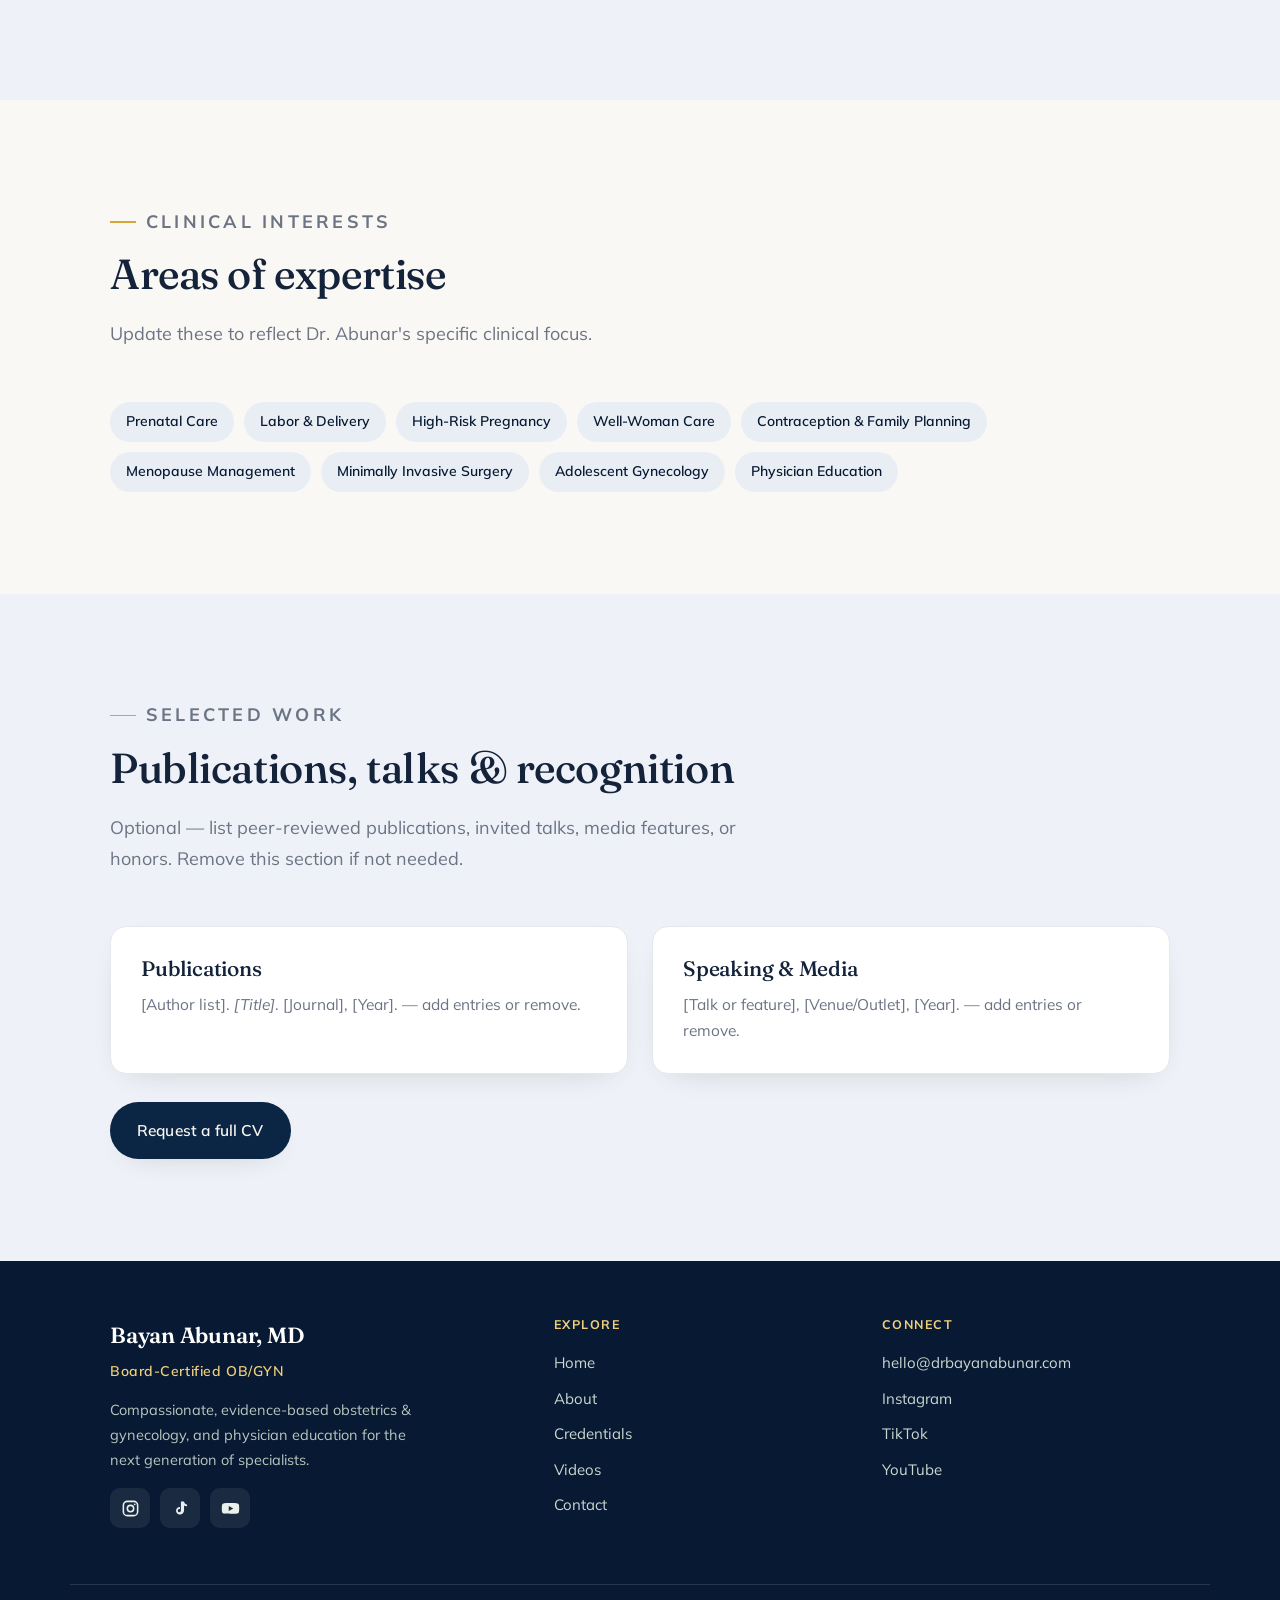
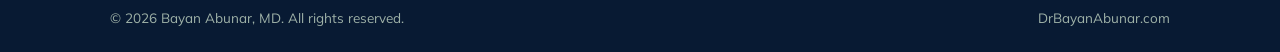
<file: credentials.html>
<!doctype html>
<html lang="en">
<head>
  <meta charset="utf-8">
  <meta name="viewport" content="width=device-width, initial-scale=1">
  <meta name="robots" content="noindex, nofollow"><!-- PRE-LAUNCH: remove this line at go-live -->
  <title>Credentials — Bayan Abunar, MD</title>
  <meta name="description" content="Education, training, board certification, and professional affiliations of Bayan Abunar, MD, board-certified OB/GYN.">
  <link rel="canonical" href="https://drbayanabunar.com/credentials.html">
  <meta property="og:type" content="profile">
  <meta property="og:title" content="Credentials — Bayan Abunar, MD">
  <meta property="og:description" content="Education, training, certification, and affiliations.">
  <meta property="og:url" content="https://drbayanabunar.com/credentials.html">
  <meta property="og:image" content="https://drbayanabunar.com/assets/og-image.png">
  <meta name="twitter:card" content="summary_large_image">
  <link rel="icon" href="favicon.svg" type="image/svg+xml">
  <link rel="preconnect" href="https://fonts.googleapis.com">
  <link rel="preconnect" href="https://fonts.gstatic.com" crossorigin>
  <link href="https://fonts.googleapis.com/css2?family=Fraunces:ital,opsz,wght@0,9..144,400..600;1,9..144,400..500&family=Mulish:wght@300..700&display=swap" rel="stylesheet">
  <link rel="stylesheet" href="styles/global.css">
</head>
<body>
  <a class="skip-link" href="#main">Skip to content</a>

  <header class="site-header">
    <div class="wrap header-inner">
      <a class="brand" href="index.html" aria-label="Bayan Abunar, MD — home">
        <span class="brand-name">Bayan Abunar</span>
        <span class="brand-cred">MD &middot; OB/GYN</span>
      </a>
      <button class="nav-toggle" aria-label="Open menu" aria-expanded="false" aria-controls="site-nav">
        <svg viewBox="0 0 24 24" fill="none" stroke="currentColor" stroke-width="2" stroke-linecap="round"><path d="M3 6h18M3 12h18M3 18h18"/></svg>
      </button>
      <nav class="site-nav" id="site-nav">
        <a href="index.html">Home</a>
        <a href="about.html">About</a>
        <a href="credentials.html" aria-current="page">Credentials</a>
        <a href="videos.html">Videos</a>
        <a href="contact.html" class="nav-cta">Contact</a>
      </nav>
    </div>
  </header>

  <main id="main">

    <section class="page-hero">
      <div class="wrap">
        <p class="eyebrow">Credentials</p>
        <h1>Education &amp; qualifications</h1>
        <p>A summary of Dr. Abunar's training, certification, and professional standing. <span class="placeholder-flag">Placeholder</span> Replace the bracketed details with her actual record.</p>
      </div>
    </section>

    <!-- CERTIFICATION / LICENSURE -->
    <section class="section">
      <div class="wrap">
        <div class="section-head">
          <p class="eyebrow">Certification &amp; Licensure</p>
          <h2>Board-certified &amp; licensed</h2>
        </div>
        <div class="cred-grid">
          <div class="cred-item">
            <div class="k">Board Certification</div>
            <div class="v">American Board of Obstetrics &amp; Gynecology</div>
            <div class="sub">Certified [Year] &middot; [Subspecialty certification, if any]</div>
          </div>
          <div class="cred-item">
            <div class="k">Medical License</div>
            <div class="v">[State] Medical License</div>
            <div class="sub">Active &middot; License No. on file</div>
          </div>
          <div class="cred-item">
            <div class="k">Professional Membership</div>
            <div class="v">[ACOG / other societies]</div>
            <div class="sub">Fellow / Member &mdash; update as applicable (e.g., FACOG)</div>
          </div>
          <div class="cred-item">
            <div class="k">Degree</div>
            <div class="v">Doctor of Medicine (MD)</div>
            <div class="sub">[Medical School] &middot; [Year]</div>
          </div>
        </div>
      </div>
    </section>

    <!-- TRAINING TIMELINE -->
    <section class="section section--alt">
      <div class="wrap two-col" style="align-items:start">
        <div>
          <p class="eyebrow">Training</p>
          <h2>Education &amp; training</h2>
          <p style="color:var(--muted)">The path from medical school through residency and into independent practice. <span class="placeholder-flag">Placeholder</span></p>
        </div>
        <ol class="timeline">
          <li>
            <span class="dot"></span>
            <div class="yr">[Year – Year]</div>
            <h3>Residency, Obstetrics &amp; Gynecology</h3>
            <p>[Residency Program &middot; City, State]</p>
          </li>
          <li>
            <span class="dot"></span>
            <div class="yr">[Year]</div>
            <h3>Doctor of Medicine (MD)</h3>
            <p>[Medical School &middot; City, State]</p>
          </li>
          <li>
            <span class="dot"></span>
            <div class="yr">[Year]</div>
            <h3>Undergraduate Degree</h3>
            <p>[University &middot; Major]</p>
          </li>
          <li>
            <span class="dot"></span>
            <div class="yr">Optional</div>
            <h3>Fellowship / Additional Training</h3>
            <p>[Add if applicable, or remove this entry]</p>
          </li>
        </ol>
      </div>
    </section>

    <!-- CLINICAL INTERESTS -->
    <section class="section">
      <div class="wrap">
        <div class="section-head">
          <p class="eyebrow">Clinical Interests</p>
          <h2>Areas of expertise</h2>
          <p>Update these to reflect Dr. Abunar's specific clinical focus.</p>
        </div>
        <div class="chip-row">
          <span class="chip">Prenatal Care</span>
          <span class="chip">Labor &amp; Delivery</span>
          <span class="chip">High-Risk Pregnancy</span>
          <span class="chip">Well-Woman Care</span>
          <span class="chip">Contraception &amp; Family Planning</span>
          <span class="chip">Menopause Management</span>
          <span class="chip">Minimally Invasive Surgery</span>
          <span class="chip">Adolescent Gynecology</span>
          <span class="chip">Physician Education</span>
        </div>
      </div>
    </section>

    <!-- PUBLICATIONS / SPEAKING (optional) -->
    <section class="section section--alt">
      <div class="wrap">
        <div class="section-head">
          <p class="eyebrow">Selected Work</p>
          <h2>Publications, talks &amp; recognition</h2>
          <p>Optional &mdash; list peer-reviewed publications, invited talks, media features, or honors. Remove this section if not needed.</p>
        </div>
        <div class="grid grid-2">
          <div class="card">
            <h3>Publications</h3>
            <p>[Author list]. <em>[Title]</em>. [Journal], [Year]. &mdash; add entries or remove.</p>
          </div>
          <div class="card">
            <h3>Speaking &amp; Media</h3>
            <p>[Talk or feature], [Venue/Outlet], [Year]. &mdash; add entries or remove.</p>
          </div>
        </div>
        <div class="btn-row">
          <a class="btn btn-primary" href="contact.html">Request a full CV</a>
        </div>
      </div>
    </section>

  </main>

  <footer class="site-footer">
    <div class="wrap footer-inner">
      <div class="foot-col foot-about">
        <span class="brand-name">Bayan Abunar, MD</span>
        <div class="foot-tag">Board-Certified OB/GYN</div>
        <p class="foot-blurb">Compassionate, evidence-based obstetrics &amp; gynecology, and physician education for the next generation of specialists.</p>
        <div class="foot-social">
          <a href="https://www.instagram.com/" target="_blank" rel="noopener" aria-label="Instagram"><svg viewBox="0 0 24 24" fill="none" stroke="currentColor" stroke-width="2"><rect x="3" y="3" width="18" height="18" rx="5"/><circle cx="12" cy="12" r="4"/><circle cx="17.3" cy="6.7" r="1.1" fill="currentColor" stroke="none"/></svg></a>
          <a href="https://www.tiktok.com/" target="_blank" rel="noopener" aria-label="TikTok"><svg viewBox="0 0 24 24" fill="currentColor"><path d="M16.5 3c.3 2.1 1.6 3.6 3.7 3.9v2.4c-1.3.1-2.6-.3-3.7-1v5.9c0 3.4-2.8 5.8-6 5.3-2.6-.4-4.4-2.8-4.1-5.4.3-2.4 2.5-4.2 4.9-4v2.6c-.4-.1-.8-.1-1.2 0-1 .3-1.7 1.2-1.5 2.3.2 1 1.1 1.7 2.1 1.6 1.1-.1 1.8-1 1.8-2.1V3h3.3z"/></svg></a>
          <a href="https://www.youtube.com/" target="_blank" rel="noopener" aria-label="YouTube"><svg viewBox="0 0 24 24" fill="currentColor"><path d="M23 12s0-3.2-.4-4.7c-.2-.8-.9-1.5-1.7-1.7C19.4 5.2 12 5.2 12 5.2s-7.4 0-8.9.4c-.8.2-1.5.9-1.7 1.7C1 8.8 1 12 1 12s0 3.2.4 4.7c.2.8.9 1.5 1.7 1.7 1.5.4 8.9.4 8.9.4s7.4 0 8.9-.4c.8-.2 1.5-.9 1.7-1.7.4-1.5.4-4.7.4-4.7zM9.8 15.3V8.7l5.7 3.3-5.7 3.3z"/></svg></a>
        </div>
      </div>
      <div class="foot-col">
        <h4>Explore</h4>
        <a href="index.html">Home</a>
        <a href="about.html">About</a>
        <a href="credentials.html">Credentials</a>
        <a href="videos.html">Videos</a>
        <a href="contact.html">Contact</a>
      </div>
      <div class="foot-col">
        <h4>Connect</h4>
        <a href="mailto:hello@drbayanabunar.com">hello@drbayanabunar.com</a>
        <a href="https://www.instagram.com/" target="_blank" rel="noopener">Instagram</a>
        <a href="https://www.tiktok.com/" target="_blank" rel="noopener">TikTok</a>
        <a href="https://www.youtube.com/" target="_blank" rel="noopener">YouTube</a>
      </div>
    </div>
    <div class="wrap foot-base">
      <p>&copy; <span data-year>2026</span> Bayan Abunar, MD. All rights reserved.</p>
      <p>DrBayanAbunar.com</p>
    </div>
  </footer>

  <script src="js/main.js" defer></script>
</body>
</html>
</file>
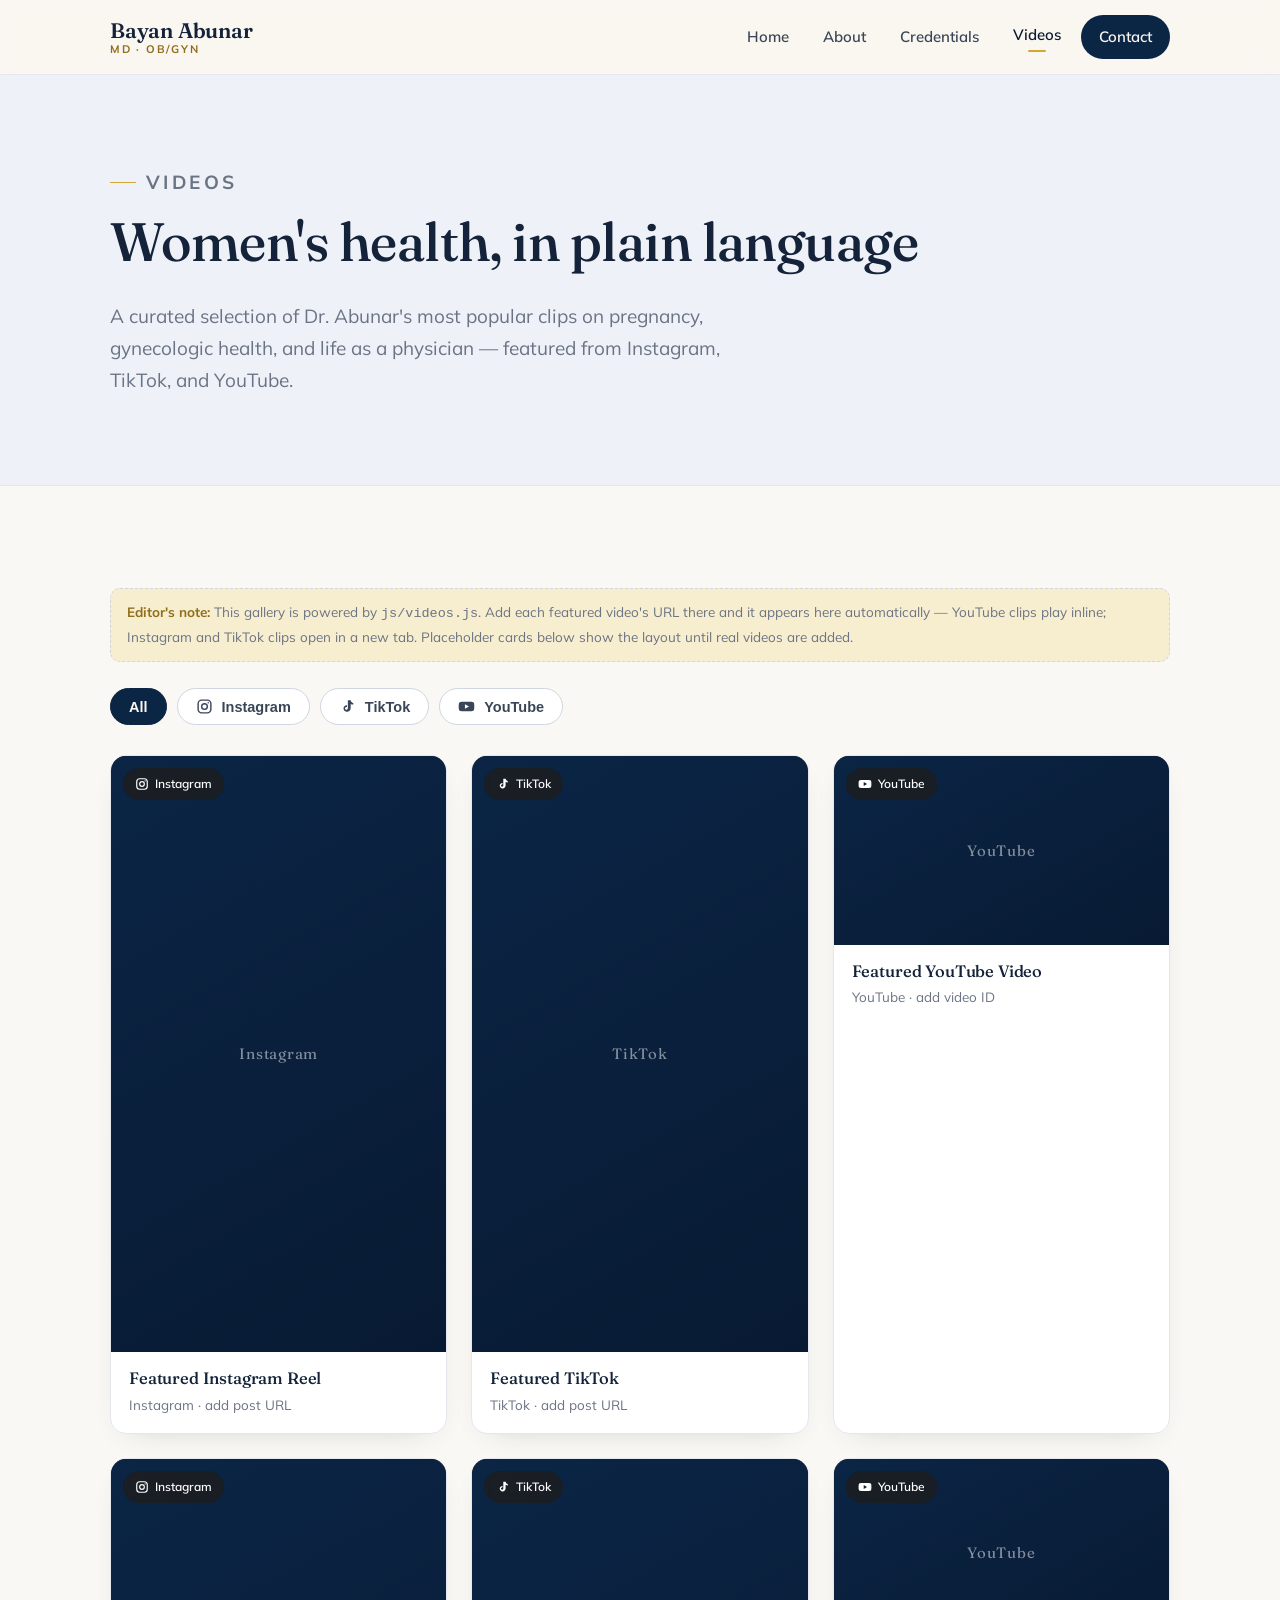
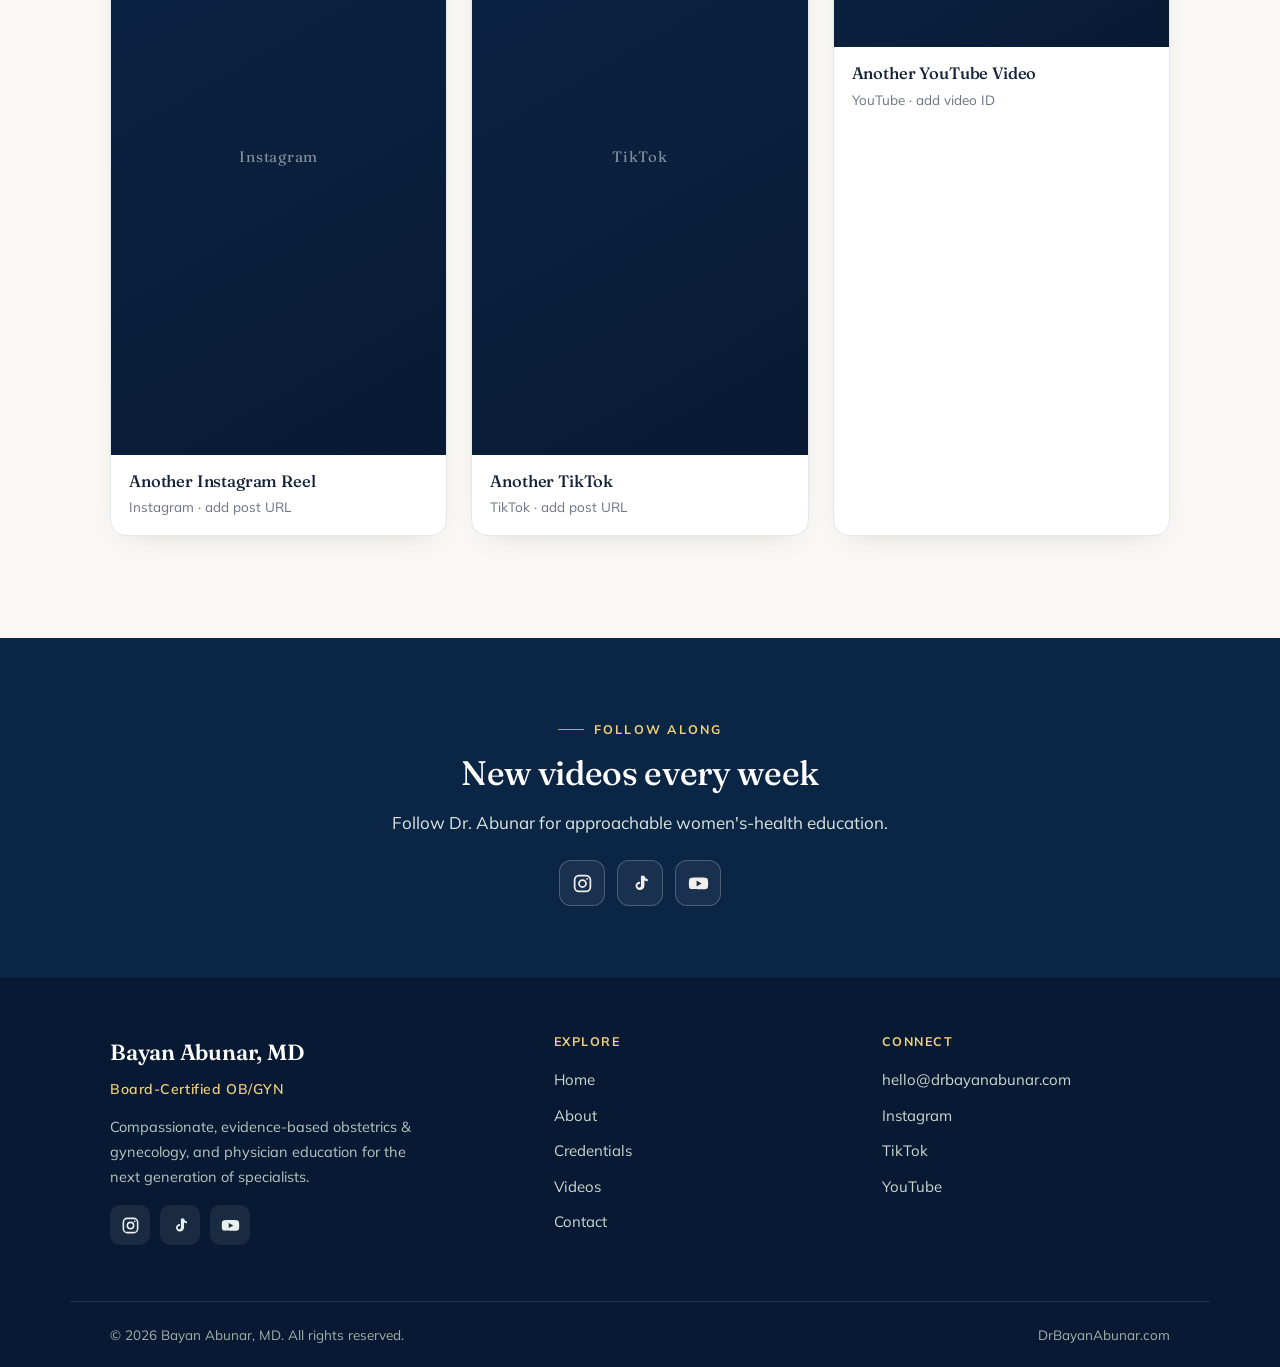
<file: videos.html>
<!doctype html>
<html lang="en">
<head>
  <meta charset="utf-8">
  <meta name="viewport" content="width=device-width, initial-scale=1">
  <meta name="robots" content="noindex, nofollow"><!-- PRE-LAUNCH: remove this line at go-live -->
  <title>Videos — Bayan Abunar, MD</title>
  <meta name="description" content="Women's-health education and life-in-medicine videos from Dr. Bayan Abunar, featured from Instagram, TikTok, and YouTube.">
  <link rel="canonical" href="https://drbayanabunar.com/videos.html">
  <meta property="og:type" content="website">
  <meta property="og:title" content="Videos — Bayan Abunar, MD">
  <meta property="og:description" content="Featured videos from Instagram, TikTok, and YouTube.">
  <meta property="og:url" content="https://drbayanabunar.com/videos.html">
  <meta property="og:image" content="https://drbayanabunar.com/assets/og-image.png">
  <meta name="twitter:card" content="summary_large_image">
  <link rel="icon" href="favicon.svg" type="image/svg+xml">
  <link rel="preconnect" href="https://fonts.googleapis.com">
  <link rel="preconnect" href="https://fonts.gstatic.com" crossorigin>
  <link href="https://fonts.googleapis.com/css2?family=Fraunces:ital,opsz,wght@0,9..144,400..600;1,9..144,400..500&family=Mulish:wght@300..700&display=swap" rel="stylesheet">
  <link rel="stylesheet" href="styles/global.css">
</head>
<body>
  <a class="skip-link" href="#main">Skip to content</a>

  <header class="site-header">
    <div class="wrap header-inner">
      <a class="brand" href="index.html" aria-label="Bayan Abunar, MD — home">
        <span class="brand-name">Bayan Abunar</span>
        <span class="brand-cred">MD &middot; OB/GYN</span>
      </a>
      <button class="nav-toggle" aria-label="Open menu" aria-expanded="false" aria-controls="site-nav">
        <svg viewBox="0 0 24 24" fill="none" stroke="currentColor" stroke-width="2" stroke-linecap="round"><path d="M3 6h18M3 12h18M3 18h18"/></svg>
      </button>
      <nav class="site-nav" id="site-nav">
        <a href="index.html">Home</a>
        <a href="about.html">About</a>
        <a href="credentials.html">Credentials</a>
        <a href="videos.html" aria-current="page">Videos</a>
        <a href="contact.html" class="nav-cta">Contact</a>
      </nav>
    </div>
  </header>

  <main id="main">

    <section class="page-hero">
      <div class="wrap">
        <p class="eyebrow">Videos</p>
        <h1>Women's health, in plain language</h1>
        <p>A curated selection of Dr. Abunar's most popular clips on pregnancy, gynecologic health, and life as a physician &mdash; featured from Instagram, TikTok, and YouTube.</p>
      </div>
    </section>

    <section class="section">
      <div class="wrap">
        <p class="note-inline"><strong>Editor's note:</strong> This gallery is powered by <code>js/videos.js</code>. Add each featured video's URL there and it appears here automatically &mdash; YouTube clips play inline; Instagram and TikTok clips open in a new tab. Placeholder cards below show the layout until real videos are added.</p>

        <div class="platform-tabs" role="tablist" aria-label="Filter videos by platform">
          <button class="platform-tab is-active" data-filter="all" role="tab" aria-selected="true">All</button>
          <button class="platform-tab" data-filter="instagram" role="tab" aria-selected="false">
            <svg viewBox="0 0 24 24" fill="none" stroke="currentColor" stroke-width="2"><rect x="3" y="3" width="18" height="18" rx="5"/><circle cx="12" cy="12" r="4"/><circle cx="17.3" cy="6.7" r="1.1" fill="currentColor" stroke="none"/></svg>
            Instagram
          </button>
          <button class="platform-tab" data-filter="tiktok" role="tab" aria-selected="false">
            <svg viewBox="0 0 24 24" fill="currentColor"><path d="M16.5 3c.3 2.1 1.6 3.6 3.7 3.9v2.4c-1.3.1-2.6-.3-3.7-1v5.9c0 3.4-2.8 5.8-6 5.3-2.6-.4-4.4-2.8-4.1-5.4.3-2.4 2.5-4.2 4.9-4v2.6c-.4-.1-.8-.1-1.2 0-1 .3-1.7 1.2-1.5 2.3.2 1 1.1 1.7 2.1 1.6 1.1-.1 1.8-1 1.8-2.1V3h3.3z"/></svg>
            TikTok
          </button>
          <button class="platform-tab" data-filter="youtube" role="tab" aria-selected="false">
            <svg viewBox="0 0 24 24" fill="currentColor"><path d="M23 12s0-3.2-.4-4.7c-.2-.8-.9-1.5-1.7-1.7C19.4 5.2 12 5.2 12 5.2s-7.4 0-8.9.4c-.8.2-1.5.9-1.7 1.7C1 8.8 1 12 1 12s0 3.2.4 4.7c.2.8.9 1.5 1.7 1.7 1.5.4 8.9.4 8.9.4s7.4 0 8.9-.4c.8-.2 1.5-.9 1.7-1.7.4-1.5.4-4.7.4-4.7zM9.8 15.3V8.7l5.7 3.3-5.7 3.3z"/></svg>
            YouTube
          </button>
        </div>

        <div class="video-gallery" data-video-gallery></div>
      </div>
    </section>

    <section class="section section--green section--tight">
      <div class="wrap center" style="max-width:680px">
        <p class="eyebrow" style="justify-content:center">Follow along</p>
        <h2 style="font-size:clamp(24px,3.6vw,34px)">New videos every week</h2>
        <p style="color:#DCE6E0">Follow Dr. Abunar for approachable women's-health education.</p>
        <div class="social-row" style="justify-content:center;margin-top:22px">
          <a class="social-link" href="https://www.instagram.com/" target="_blank" rel="noopener" aria-label="Instagram"><svg viewBox="0 0 24 24" fill="none" stroke="currentColor" stroke-width="2"><rect x="3" y="3" width="18" height="18" rx="5"/><circle cx="12" cy="12" r="4"/><circle cx="17.3" cy="6.7" r="1.1" fill="currentColor" stroke="none"/></svg></a>
          <a class="social-link" href="https://www.tiktok.com/" target="_blank" rel="noopener" aria-label="TikTok"><svg viewBox="0 0 24 24" fill="currentColor"><path d="M16.5 3c.3 2.1 1.6 3.6 3.7 3.9v2.4c-1.3.1-2.6-.3-3.7-1v5.9c0 3.4-2.8 5.8-6 5.3-2.6-.4-4.4-2.8-4.1-5.4.3-2.4 2.5-4.2 4.9-4v2.6c-.4-.1-.8-.1-1.2 0-1 .3-1.7 1.2-1.5 2.3.2 1 1.1 1.7 2.1 1.6 1.1-.1 1.8-1 1.8-2.1V3h3.3z"/></svg></a>
          <a class="social-link" href="https://www.youtube.com/" target="_blank" rel="noopener" aria-label="YouTube"><svg viewBox="0 0 24 24" fill="currentColor"><path d="M23 12s0-3.2-.4-4.7c-.2-.8-.9-1.5-1.7-1.7C19.4 5.2 12 5.2 12 5.2s-7.4 0-8.9.4c-.8.2-1.5.9-1.7 1.7C1 8.8 1 12 1 12s0 3.2.4 4.7c.2.8.9 1.5 1.7 1.7 1.5.4 8.9.4 8.9.4s7.4 0 8.9-.4c.8-.2 1.5-.9 1.7-1.7.4-1.5.4-4.7.4-4.7zM9.8 15.3V8.7l5.7 3.3-5.7 3.3z"/></svg></a>
        </div>
      </div>
    </section>

  </main>

  <footer class="site-footer">
    <div class="wrap footer-inner">
      <div class="foot-col foot-about">
        <span class="brand-name">Bayan Abunar, MD</span>
        <div class="foot-tag">Board-Certified OB/GYN</div>
        <p class="foot-blurb">Compassionate, evidence-based obstetrics &amp; gynecology, and physician education for the next generation of specialists.</p>
        <div class="foot-social">
          <a href="https://www.instagram.com/" target="_blank" rel="noopener" aria-label="Instagram"><svg viewBox="0 0 24 24" fill="none" stroke="currentColor" stroke-width="2"><rect x="3" y="3" width="18" height="18" rx="5"/><circle cx="12" cy="12" r="4"/><circle cx="17.3" cy="6.7" r="1.1" fill="currentColor" stroke="none"/></svg></a>
          <a href="https://www.tiktok.com/" target="_blank" rel="noopener" aria-label="TikTok"><svg viewBox="0 0 24 24" fill="currentColor"><path d="M16.5 3c.3 2.1 1.6 3.6 3.7 3.9v2.4c-1.3.1-2.6-.3-3.7-1v5.9c0 3.4-2.8 5.8-6 5.3-2.6-.4-4.4-2.8-4.1-5.4.3-2.4 2.5-4.2 4.9-4v2.6c-.4-.1-.8-.1-1.2 0-1 .3-1.7 1.2-1.5 2.3.2 1 1.1 1.7 2.1 1.6 1.1-.1 1.8-1 1.8-2.1V3h3.3z"/></svg></a>
          <a href="https://www.youtube.com/" target="_blank" rel="noopener" aria-label="YouTube"><svg viewBox="0 0 24 24" fill="currentColor"><path d="M23 12s0-3.2-.4-4.7c-.2-.8-.9-1.5-1.7-1.7C19.4 5.2 12 5.2 12 5.2s-7.4 0-8.9.4c-.8.2-1.5.9-1.7 1.7C1 8.8 1 12 1 12s0 3.2.4 4.7c.2.8.9 1.5 1.7 1.7 1.5.4 8.9.4 8.9.4s7.4 0 8.9-.4c.8-.2 1.5-.9 1.7-1.7.4-1.5.4-4.7.4-4.7zM9.8 15.3V8.7l5.7 3.3-5.7 3.3z"/></svg></a>
        </div>
      </div>
      <div class="foot-col">
        <h4>Explore</h4>
        <a href="index.html">Home</a>
        <a href="about.html">About</a>
        <a href="credentials.html">Credentials</a>
        <a href="videos.html">Videos</a>
        <a href="contact.html">Contact</a>
      </div>
      <div class="foot-col">
        <h4>Connect</h4>
        <a href="mailto:hello@drbayanabunar.com">hello@drbayanabunar.com</a>
        <a href="https://www.instagram.com/" target="_blank" rel="noopener">Instagram</a>
        <a href="https://www.tiktok.com/" target="_blank" rel="noopener">TikTok</a>
        <a href="https://www.youtube.com/" target="_blank" rel="noopener">YouTube</a>
      </div>
    </div>
    <div class="wrap foot-base">
      <p>&copy; <span data-year>2026</span> Bayan Abunar, MD. All rights reserved.</p>
      <p>DrBayanAbunar.com</p>
    </div>
  </footer>

  <script src="js/main.js" defer></script>
  <script src="js/videos.js" defer></script>
</body>
</html>
</file>
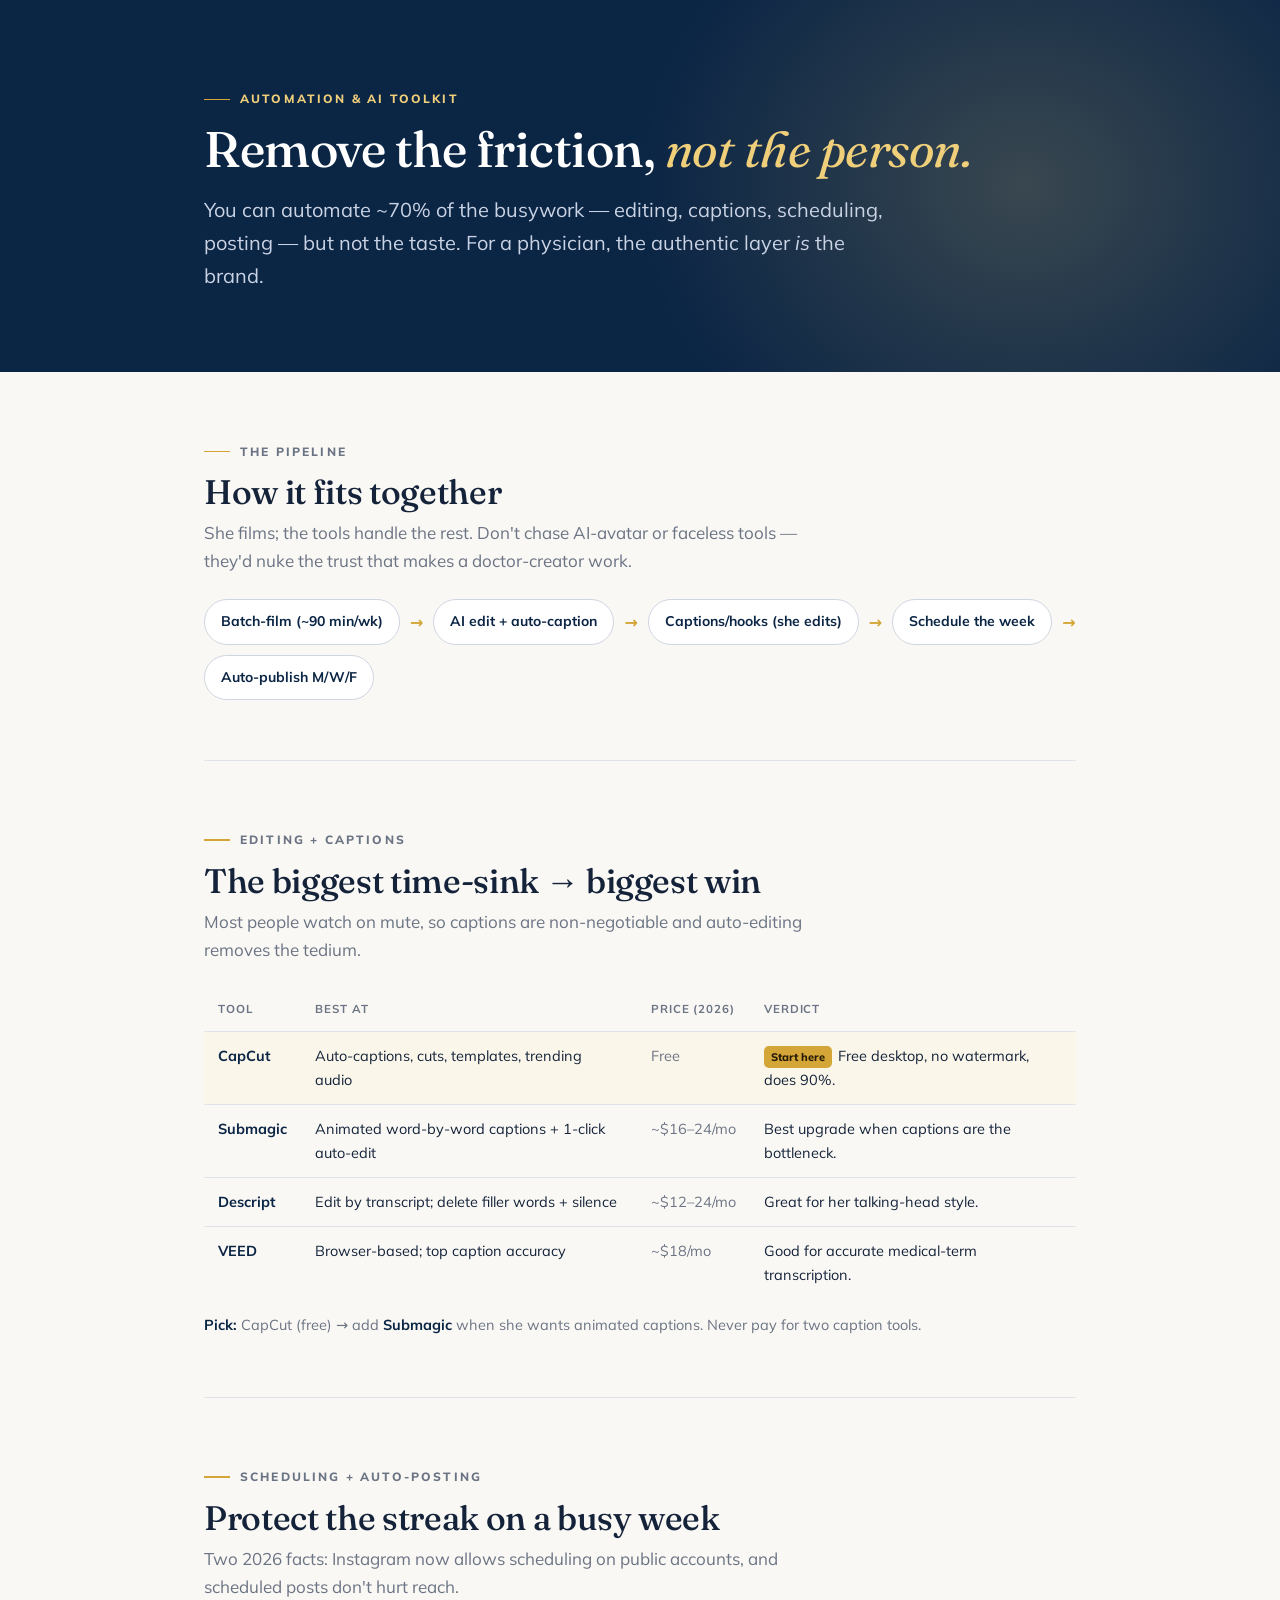
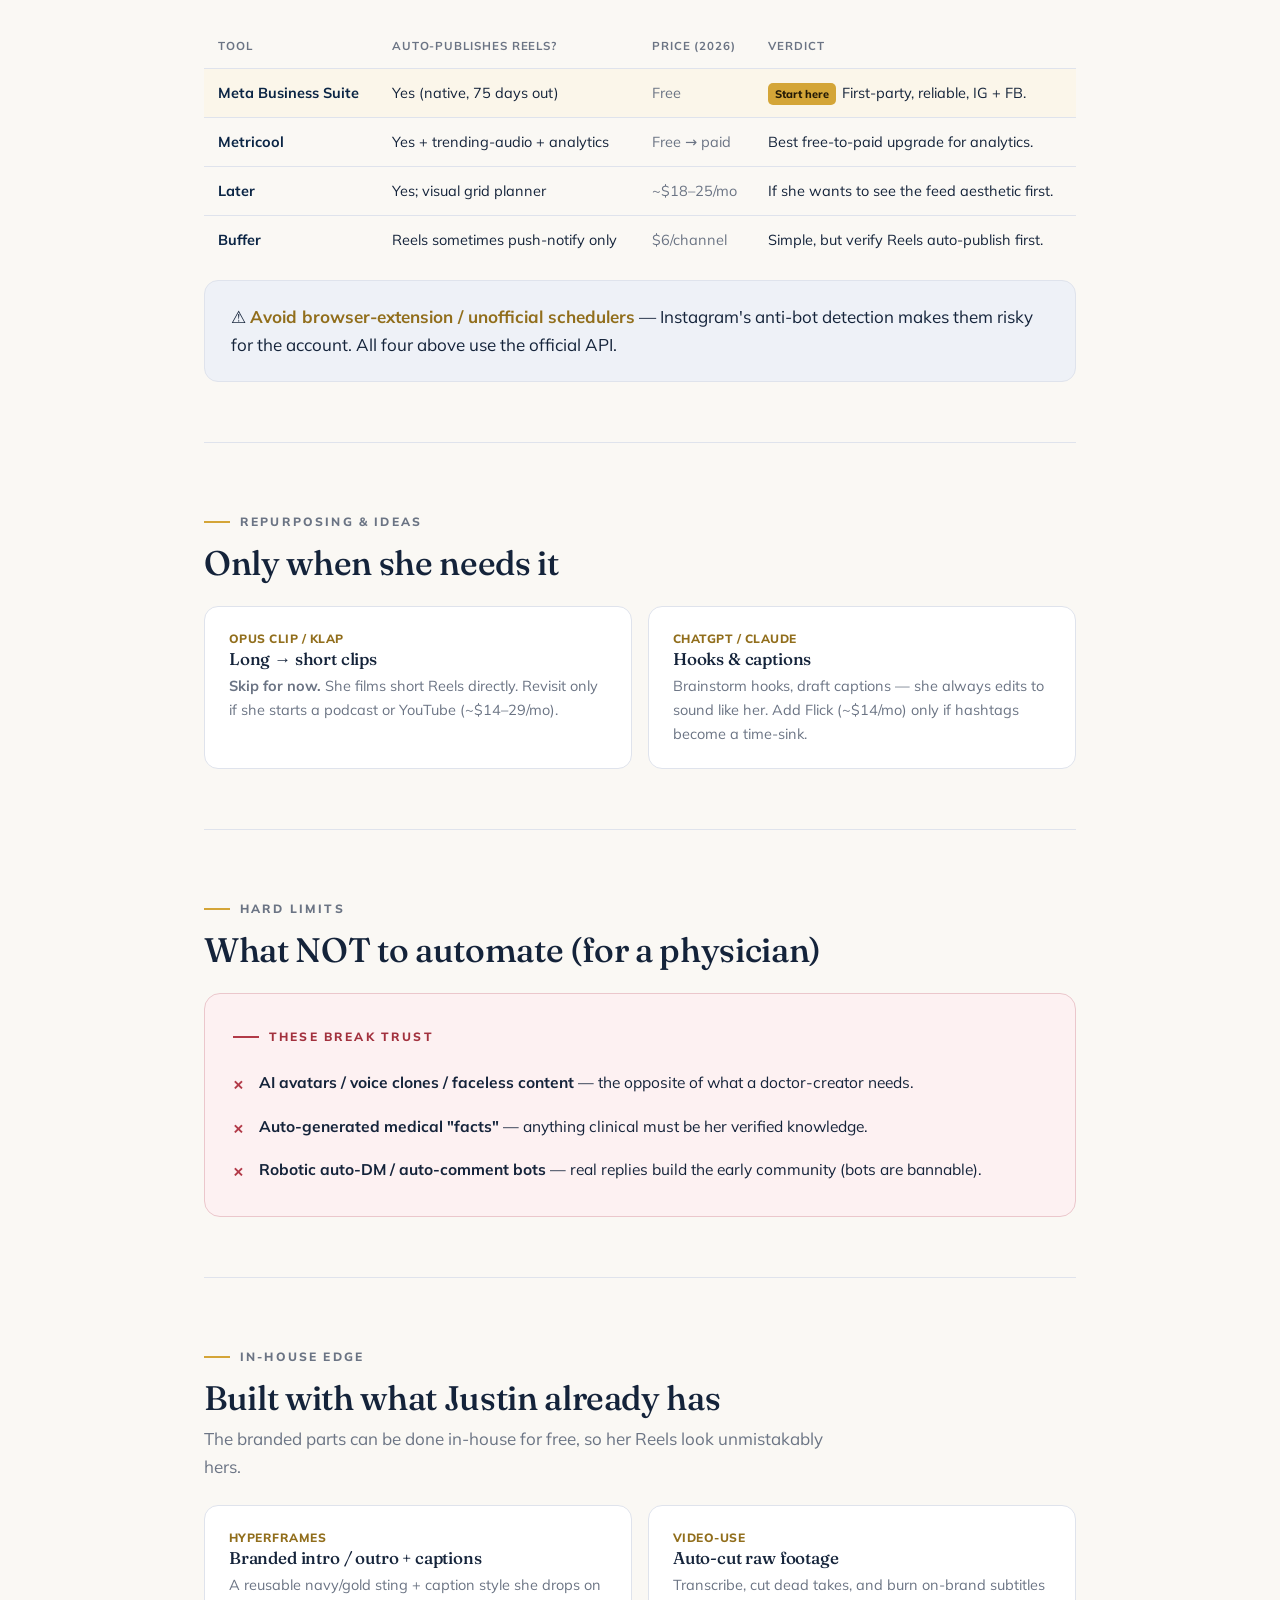
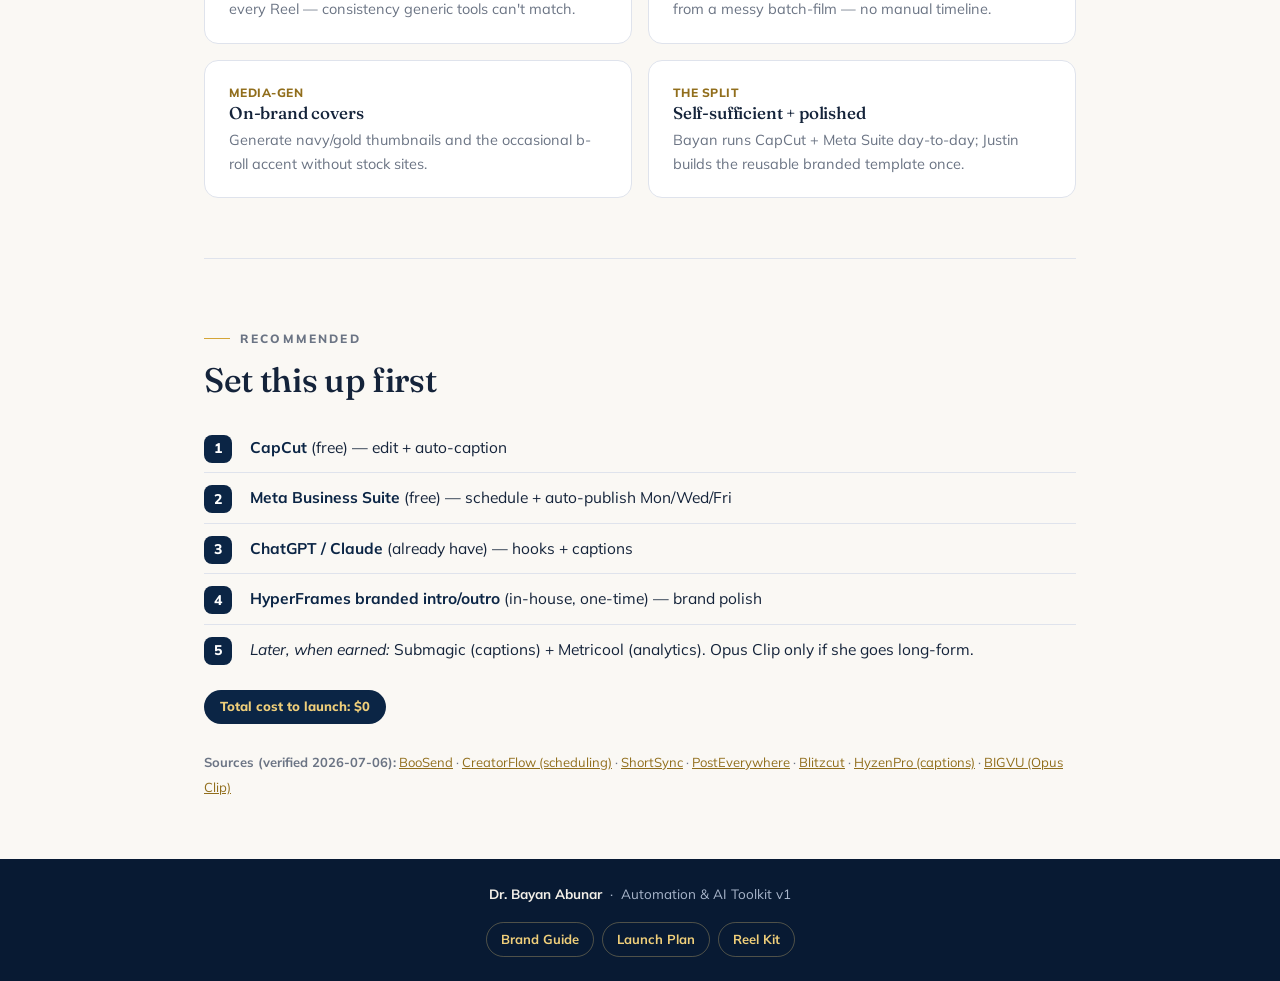
<file: brand/automation-toolkit.html>
<!doctype html>
<html lang="en">
<head>
  <meta charset="utf-8">
  <meta name="viewport" content="width=device-width, initial-scale=1">
  <meta name="robots" content="noindex, nofollow">
  <title>Automation & AI Toolkit — Dr. Bayan Abunar</title>
  <link rel="preconnect" href="https://fonts.googleapis.com">
  <link rel="preconnect" href="https://fonts.gstatic.com" crossorigin>
  <link href="https://fonts.googleapis.com/css2?family=Fraunces:ital,opsz,wght@0,9..144,400;0,9..144,500;0,9..144,600;1,9..144,400&family=Mulish:wght@300;400;500;600;700;800&display=swap" rel="stylesheet">
  <style>
    :root{
      --navy:#0B2545; --navy-deep:#081A33; --gold:#D4A537; --gold-txt:#916E1C;
      --gold-lt:#F0CF7A; --cream:#FAF8F4; --pale:#EEF1F7; --ink:#14233A;
      --slate:#6B7484; --line:#DFE3EC; --line-strong:#CFD5E1;
      --serif:"Fraunces",Georgia,serif; --sans:"Mulish",system-ui,sans-serif;
    }
    *,*::before,*::after{box-sizing:border-box}
    body{margin:0;background:var(--cream);color:var(--ink);font-family:var(--sans);
      font-size:17px;line-height:1.65;-webkit-font-smoothing:antialiased}
    .wrap{max-width:960px;margin-inline:auto;padding-inline:clamp(20px,5vw,44px)}
    h1,h2,h3{font-family:var(--serif);font-weight:500;line-height:1.12;margin:0;letter-spacing:-.01em}
    p{margin:0}
    a{color:var(--gold-txt)}
    .lbl{font-weight:800;font-size:12px;letter-spacing:.18em;text-transform:uppercase;color:var(--gold-txt);
      display:inline-flex;align-items:center;gap:10px}
    .lbl::before{content:"";width:26px;height:1.5px;background:var(--gold)}

    .cover{background:var(--navy);color:#F3EFE8;position:relative;overflow:hidden}
    .cover::after{content:"";position:absolute;right:-10%;top:-40%;width:60%;height:180%;
      background:radial-gradient(closest-side,rgba(240,207,122,.2),transparent);pointer-events:none}
    .cover .wrap{padding-block:clamp(46px,7vw,80px);position:relative;z-index:1}
    .cover .lbl{color:var(--gold-lt)}.cover .lbl::before{background:var(--gold)}
    .cover h1{font-size:clamp(30px,5vw,50px);color:#fff;margin:12px 0 16px}
    .cover h1 i{color:var(--gold-lt);font-weight:400}
    .cover .sub{font-size:clamp(17px,2.2vw,20px);color:#C9D3E4;max-width:58ch}

    section{padding-block:clamp(36px,5.5vw,60px);border-bottom:1px solid var(--line)}
    .head{margin-bottom:24px}
    .head h2{font-size:clamp(24px,3.6vw,34px);margin-top:12px}
    .head p{color:var(--slate);margin-top:8px;max-width:64ch}

    .callout{background:var(--pale);border-radius:14px;padding:22px 26px;border:1px solid var(--line)}
    .callout p{color:var(--ink)}
    .callout .em{color:var(--gold-txt);font-weight:700}

    /* pipeline */
    .flow{display:flex;flex-wrap:wrap;align-items:center;gap:10px}
    .flow .chip{background:#fff;border:1px solid var(--line-strong);border-radius:999px;
      padding:10px 16px;font-weight:700;font-size:14px;color:var(--navy)}
    .flow .arr{color:var(--gold);font-weight:800;font-size:16px}

    /* tables */
    .scroll{overflow-x:auto}
    .tbl{width:100%;border-collapse:collapse;font-size:14.5px;min-width:520px}
    .tbl th,.tbl td{text-align:left;padding:12px 14px;border-bottom:1px solid var(--line);vertical-align:top}
    .tbl th{font-family:var(--sans);font-size:11.5px;letter-spacing:.08em;text-transform:uppercase;color:var(--slate)}
    .tbl td:first-child{font-weight:700;color:var(--navy);white-space:nowrap}
    .tbl tr:last-child td{border-bottom:none}
    .tbl .price{font-variant-numeric:tabular-nums;color:var(--slate);white-space:nowrap}
    .rec td{background:#fbf6ea}
    .pin{display:inline-block;background:var(--gold);color:#241a06;font-weight:800;font-size:11px;
      border-radius:5px;padding:2px 7px;margin-right:6px;white-space:nowrap}

    ul.clean{list-style:none;margin:0;padding:0}
    ul.clean li{padding:9px 0 9px 26px;position:relative;font-size:15.5px}
    ul.clean li::before{content:"";position:absolute;left:0;top:17px;width:9px;height:9px;border-radius:50%;background:var(--gold)}
    .cols{display:grid;grid-template-columns:1fr 1fr;gap:26px}

    .guard{background:#fdf1f2;border:1px solid #EBC7CC;border-radius:16px;padding:24px 28px}
    .guard .lbl{color:#A2313E}.guard .lbl::before{background:#B23A48}
    .guard ul.clean li::before{content:"\00d7";background:none;color:#B23A48;font-weight:800;font-size:18px;top:8px;width:auto;height:auto}

    .cards{display:grid;grid-template-columns:1fr 1fr;gap:16px}
    .card{background:#fff;border:1px solid var(--line);border-radius:14px;padding:22px 24px}
    .card h3{font-size:17px;margin-bottom:6px}
    .card p{color:var(--slate);font-size:14.5px}
    .card .tool{color:var(--gold-txt);font-weight:800;font-size:12px;letter-spacing:.04em;text-transform:uppercase}

    ol.steps{counter-reset:s;list-style:none;margin:0;padding:0}
    ol.steps li{counter-increment:s;position:relative;padding:12px 0 12px 46px;border-top:1px solid var(--line);font-size:15.5px}
    ol.steps li:first-child{border-top:none}
    ol.steps li::before{content:counter(s);position:absolute;left:0;top:12px;width:28px;height:28px;
      border-radius:8px;background:var(--navy);color:#fff;font-family:var(--sans);font-weight:800;font-size:14px;display:grid;place-items:center}
    ol.steps b{color:var(--navy)}
    .free-badge{display:inline-block;background:var(--navy);color:var(--gold-lt);font-weight:800;
      font-size:13px;border-radius:999px;padding:6px 16px;margin-top:16px}

    .srcs{font-size:13px;color:var(--slate);line-height:1.9}
    footer{background:var(--navy-deep);color:#A9B6CB;text-align:center;padding:24px;font-size:13.5px}
    footer b{color:#F3EFE8}
    .nav{display:flex;gap:8px;flex-wrap:wrap;margin-top:16px;justify-content:center}
    .nav a{font-size:13px;font-weight:700;color:var(--gold-lt);border:1px solid rgba(240,207,122,.3);border-radius:999px;padding:6px 14px;text-decoration:none}

    @media(max-width:720px){.cols,.cards{grid-template-columns:1fr}}
    @media(prefers-reduced-motion:reduce){*{transition:none!important}}
  </style>
</head>
<body>

  <header class="cover">
    <div class="wrap">
      <p class="lbl">Automation &amp; AI Toolkit</p>
      <h1>Remove the friction, <i>not the person.</i></h1>
      <p class="sub">You can automate ~70% of the busywork &mdash; editing, captions, scheduling, posting &mdash; but not the taste. For a physician, the authentic layer <i>is</i> the brand.</p>
    </div>
  </header>

  <main class="wrap">

    <section>
      <div class="head"><p class="lbl">The pipeline</p><h2>How it fits together</h2>
        <p>She films; the tools handle the rest. Don't chase AI-avatar or faceless tools &mdash; they'd nuke the trust that makes a doctor-creator work.</p></div>
      <div class="flow">
        <span class="chip">Batch-film (~90 min/wk)</span><span class="arr">&rarr;</span>
        <span class="chip">AI edit + auto-caption</span><span class="arr">&rarr;</span>
        <span class="chip">Captions/hooks (she edits)</span><span class="arr">&rarr;</span>
        <span class="chip">Schedule the week</span><span class="arr">&rarr;</span>
        <span class="chip">Auto-publish M/W/F</span>
      </div>
    </section>

    <section>
      <div class="head"><p class="lbl">Editing + captions</p><h2>The biggest time-sink &rarr; biggest win</h2>
        <p>Most people watch on mute, so captions are non-negotiable and auto-editing removes the tedium.</p></div>
      <div class="scroll"><table class="tbl">
        <thead><tr><th>Tool</th><th>Best at</th><th>Price (2026)</th><th>Verdict</th></tr></thead>
        <tbody>
          <tr class="rec"><td>CapCut</td><td>Auto-captions, cuts, templates, trending audio</td><td class="price">Free</td><td><span class="pin">Start here</span>Free desktop, no watermark, does 90%.</td></tr>
          <tr><td>Submagic</td><td>Animated word-by-word captions + 1-click auto-edit</td><td class="price">~$16&ndash;24/mo</td><td>Best upgrade when captions are the bottleneck.</td></tr>
          <tr><td>Descript</td><td>Edit by transcript; delete filler words + silence</td><td class="price">~$12&ndash;24/mo</td><td>Great for her talking-head style.</td></tr>
          <tr><td>VEED</td><td>Browser-based; top caption accuracy</td><td class="price">~$18/mo</td><td>Good for accurate medical-term transcription.</td></tr>
        </tbody>
      </table></div>
      <p style="margin-top:14px;color:var(--slate);font-size:14.5px"><b style="color:var(--navy)">Pick:</b> CapCut (free) &rarr; add <b style="color:var(--navy)">Submagic</b> when she wants animated captions. Never pay for two caption tools.</p>
    </section>

    <section>
      <div class="head"><p class="lbl">Scheduling + auto-posting</p><h2>Protect the streak on a busy week</h2>
        <p>Two 2026 facts: Instagram now allows scheduling on public accounts, and scheduled posts don't hurt reach.</p></div>
      <div class="scroll"><table class="tbl">
        <thead><tr><th>Tool</th><th>Auto-publishes Reels?</th><th>Price (2026)</th><th>Verdict</th></tr></thead>
        <tbody>
          <tr class="rec"><td>Meta Business Suite</td><td>Yes (native, 75 days out)</td><td class="price">Free</td><td><span class="pin">Start here</span>First-party, reliable, IG + FB.</td></tr>
          <tr><td>Metricool</td><td>Yes + trending-audio + analytics</td><td class="price">Free &rarr; paid</td><td>Best free-to-paid upgrade for analytics.</td></tr>
          <tr><td>Later</td><td>Yes; visual grid planner</td><td class="price">~$18&ndash;25/mo</td><td>If she wants to see the feed aesthetic first.</td></tr>
          <tr><td>Buffer</td><td>Reels sometimes push-notify only</td><td class="price">$6/channel</td><td>Simple, but verify Reels auto-publish first.</td></tr>
        </tbody>
      </table></div>
      <div class="callout" style="margin-top:16px"><p>&#9888;&#65039; <span class="em">Avoid browser-extension / unofficial schedulers</span> &mdash; Instagram's anti-bot detection makes them risky for the account. All four above use the official API.</p></div>
    </section>

    <section>
      <div class="head"><p class="lbl">Repurposing &amp; ideas</p><h2>Only when she needs it</h2></div>
      <div class="cards">
        <div class="card"><div class="tool">Opus Clip / Klap</div><h3>Long &rarr; short clips</h3><p><b>Skip for now.</b> She films short Reels directly. Revisit only if she starts a podcast or YouTube (~$14&ndash;29/mo).</p></div>
        <div class="card"><div class="tool">ChatGPT / Claude</div><h3>Hooks &amp; captions</h3><p>Brainstorm hooks, draft captions &mdash; she always edits to sound like her. Add Flick (~$14/mo) only if hashtags become a time-sink.</p></div>
      </div>
    </section>

    <section>
      <div class="head"><p class="lbl">Hard limits</p><h2>What NOT to automate (for a physician)</h2></div>
      <div class="guard">
        <p class="lbl">These break trust</p>
        <ul class="clean" style="margin-top:14px">
          <li><b>AI avatars / voice clones / faceless content</b> &mdash; the opposite of what a doctor-creator needs.</li>
          <li><b>Auto-generated medical "facts"</b> &mdash; anything clinical must be her verified knowledge.</li>
          <li><b>Robotic auto-DM / auto-comment bots</b> &mdash; real replies build the early community (bots are bannable).</li>
        </ul>
      </div>
    </section>

    <section>
      <div class="head"><p class="lbl">In-house edge</p><h2>Built with what Justin already has</h2>
        <p>The branded parts can be done in-house for free, so her Reels look unmistakably hers.</p></div>
      <div class="cards">
        <div class="card"><div class="tool">HyperFrames</div><h3>Branded intro / outro + captions</h3><p>A reusable navy/gold sting + caption style she drops on every Reel &mdash; consistency generic tools can't match.</p></div>
        <div class="card"><div class="tool">video-use</div><h3>Auto-cut raw footage</h3><p>Transcribe, cut dead takes, and burn on-brand subtitles from a messy batch-film &mdash; no manual timeline.</p></div>
        <div class="card"><div class="tool">media-gen</div><h3>On-brand covers</h3><p>Generate navy/gold thumbnails and the occasional b-roll accent without stock sites.</p></div>
        <div class="card"><div class="tool">The split</div><h3>Self-sufficient + polished</h3><p>Bayan runs CapCut + Meta Suite day-to-day; Justin builds the reusable branded template once.</p></div>
      </div>
    </section>

    <section style="border-bottom:none">
      <div class="head"><p class="lbl">Recommended</p><h2>Set this up first</h2></div>
      <ol class="steps">
        <li><b>CapCut</b> (free) &mdash; edit + auto-caption</li>
        <li><b>Meta Business Suite</b> (free) &mdash; schedule + auto-publish Mon/Wed/Fri</li>
        <li><b>ChatGPT / Claude</b> (already have) &mdash; hooks + captions</li>
        <li><b>HyperFrames branded intro/outro</b> (in-house, one-time) &mdash; brand polish</li>
        <li><i>Later, when earned:</i> Submagic (captions) + Metricool (analytics). Opus Clip only if she goes long-form.</li>
      </ol>
      <span class="free-badge">Total cost to launch: $0</span>
      <p class="srcs" style="margin-top:26px"><b>Sources (verified 2026-07-06):</b>
        <a href="https://boosend.ai/blog/best-instagram-ai-tools-2026">BooSend</a> &middot;
        <a href="https://creatorflow.so/blog/how-to-schedule-instagram-posts">CreatorFlow (scheduling)</a> &middot;
        <a href="https://www.shortsync.app/resources/instagram-scheduling-tools-comparison-2026">ShortSync</a> &middot;
        <a href="https://posteverywhere.ai/blog/best-tools-for-scheduling-instagram-reels">PostEverywhere</a> &middot;
        <a href="https://blitzcutai.com/blog/ai-video-editing-software">Blitzcut</a> &middot;
        <a href="https://hyzenpro.com/submagic-vs-veed-io-vs-captions-ai-the-ultimate-ai-caption-tool-showdown-2026/">HyzenPro (captions)</a> &middot;
        <a href="https://bigvu.tv/blog/opus-clips-worth-the-hype">BIGVU (Opus Clip)</a>
      </p>
    </section>

  </main>

  <footer>
    <p><b>Dr. Bayan Abunar</b> &nbsp;·&nbsp; Automation &amp; AI Toolkit v1</p>
    <div class="nav">
      <a href="brand-guide.html">Brand Guide</a>
      <a href="launch-plan.html">Launch Plan</a>
      <a href="reel-kit.html">Reel Kit</a>
    </div>
  </footer>

</body>
</html>
</file>
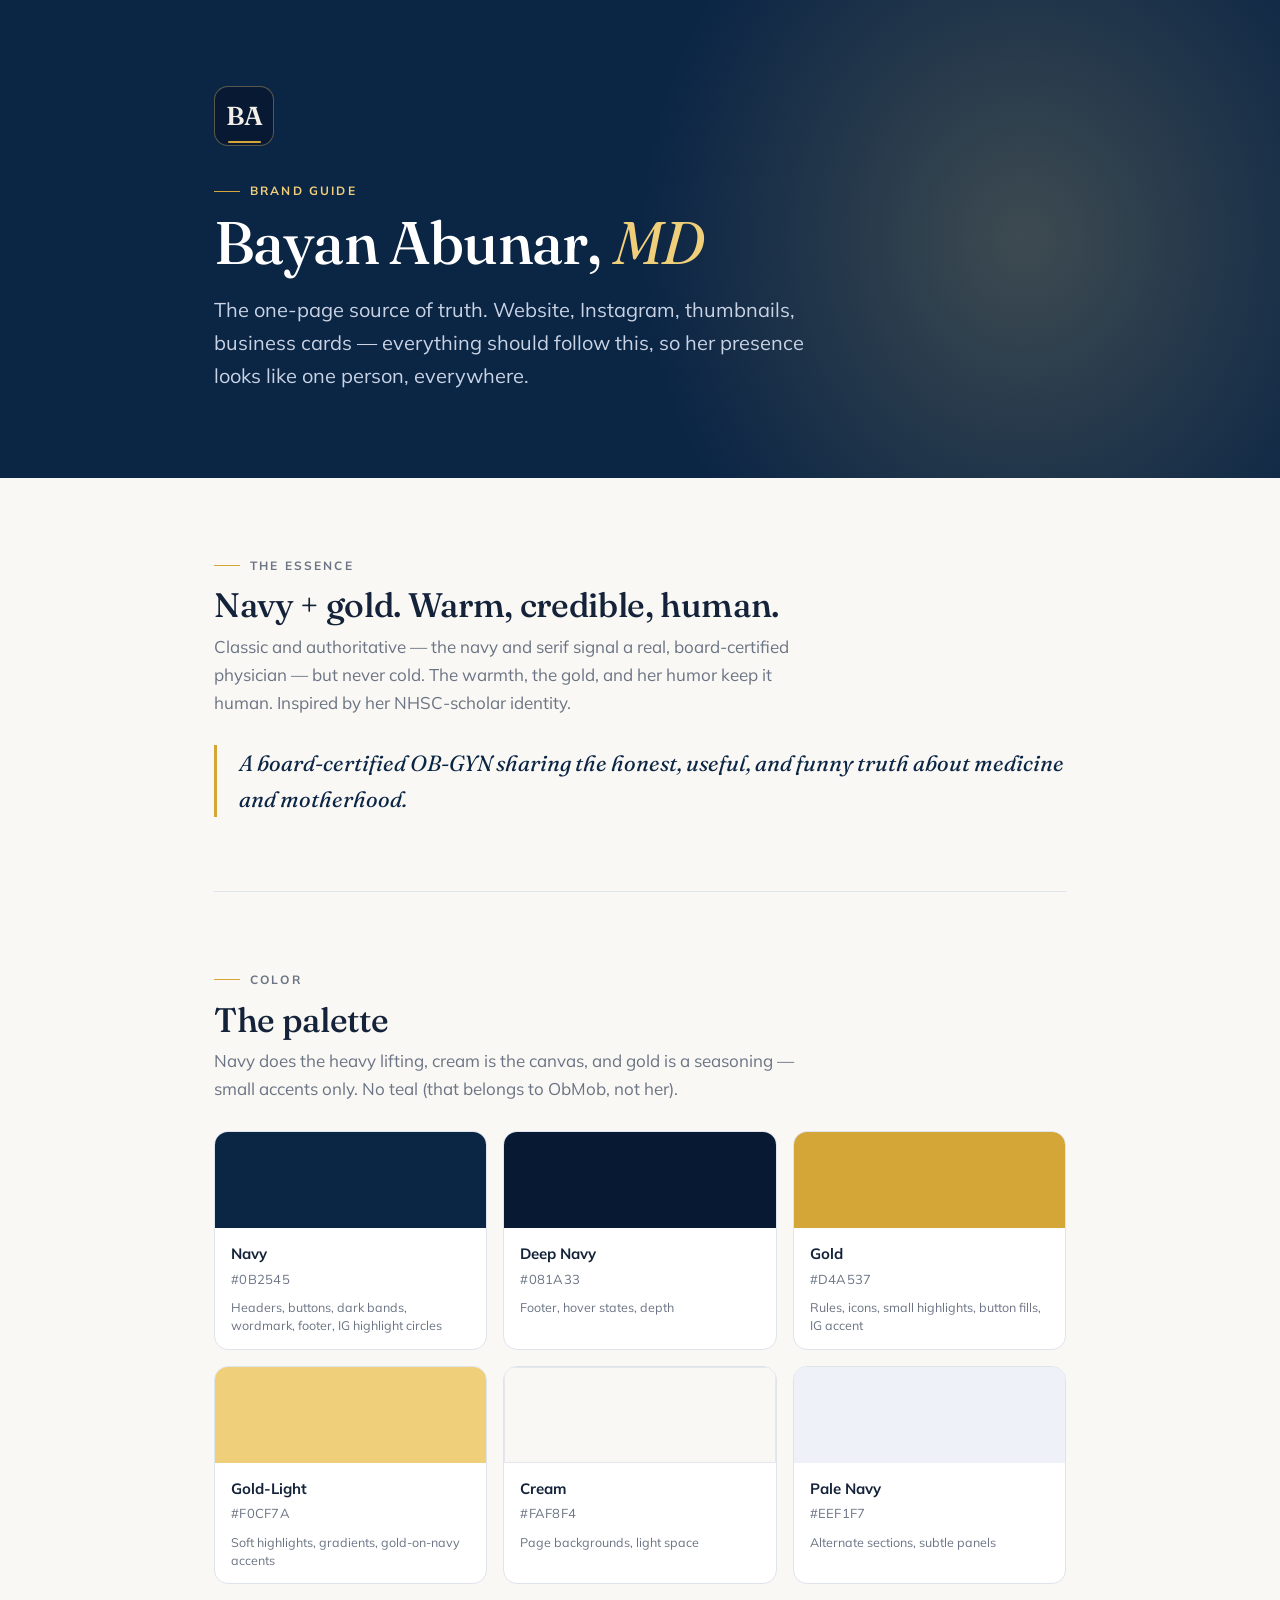
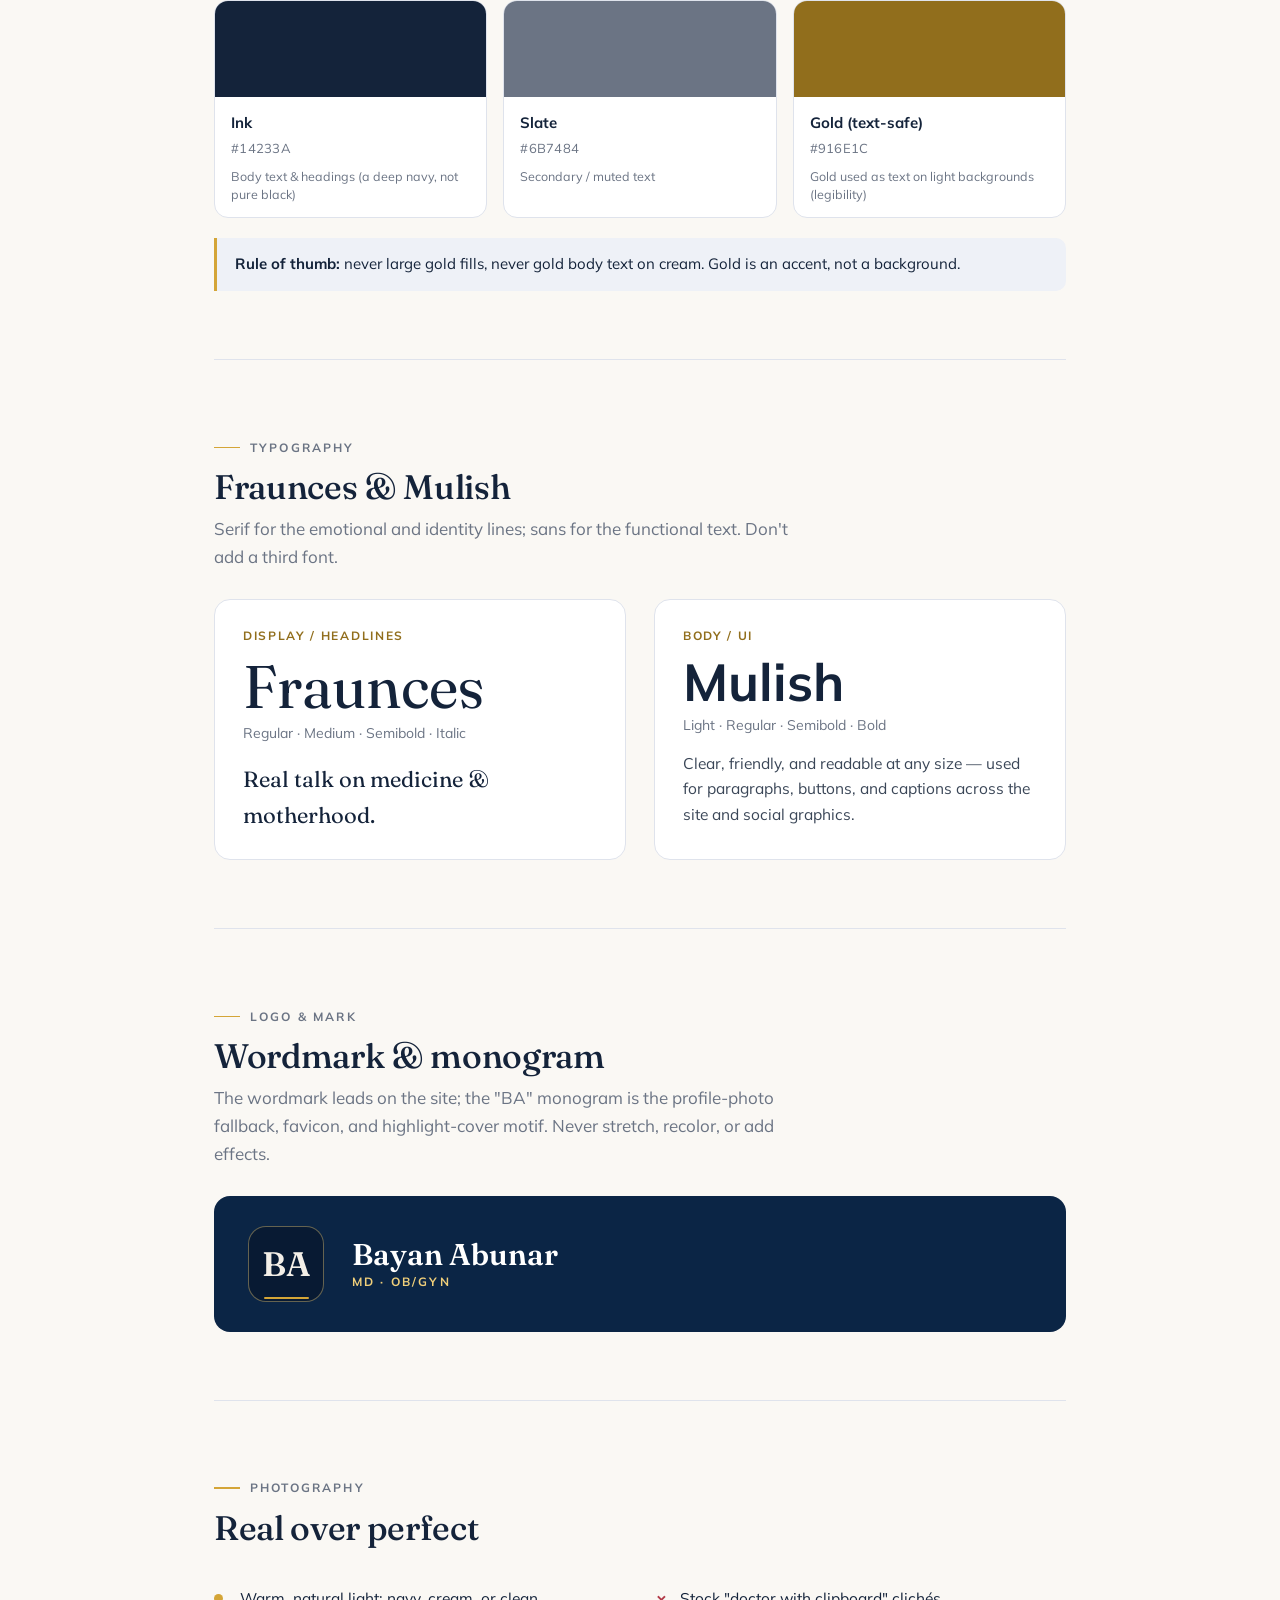
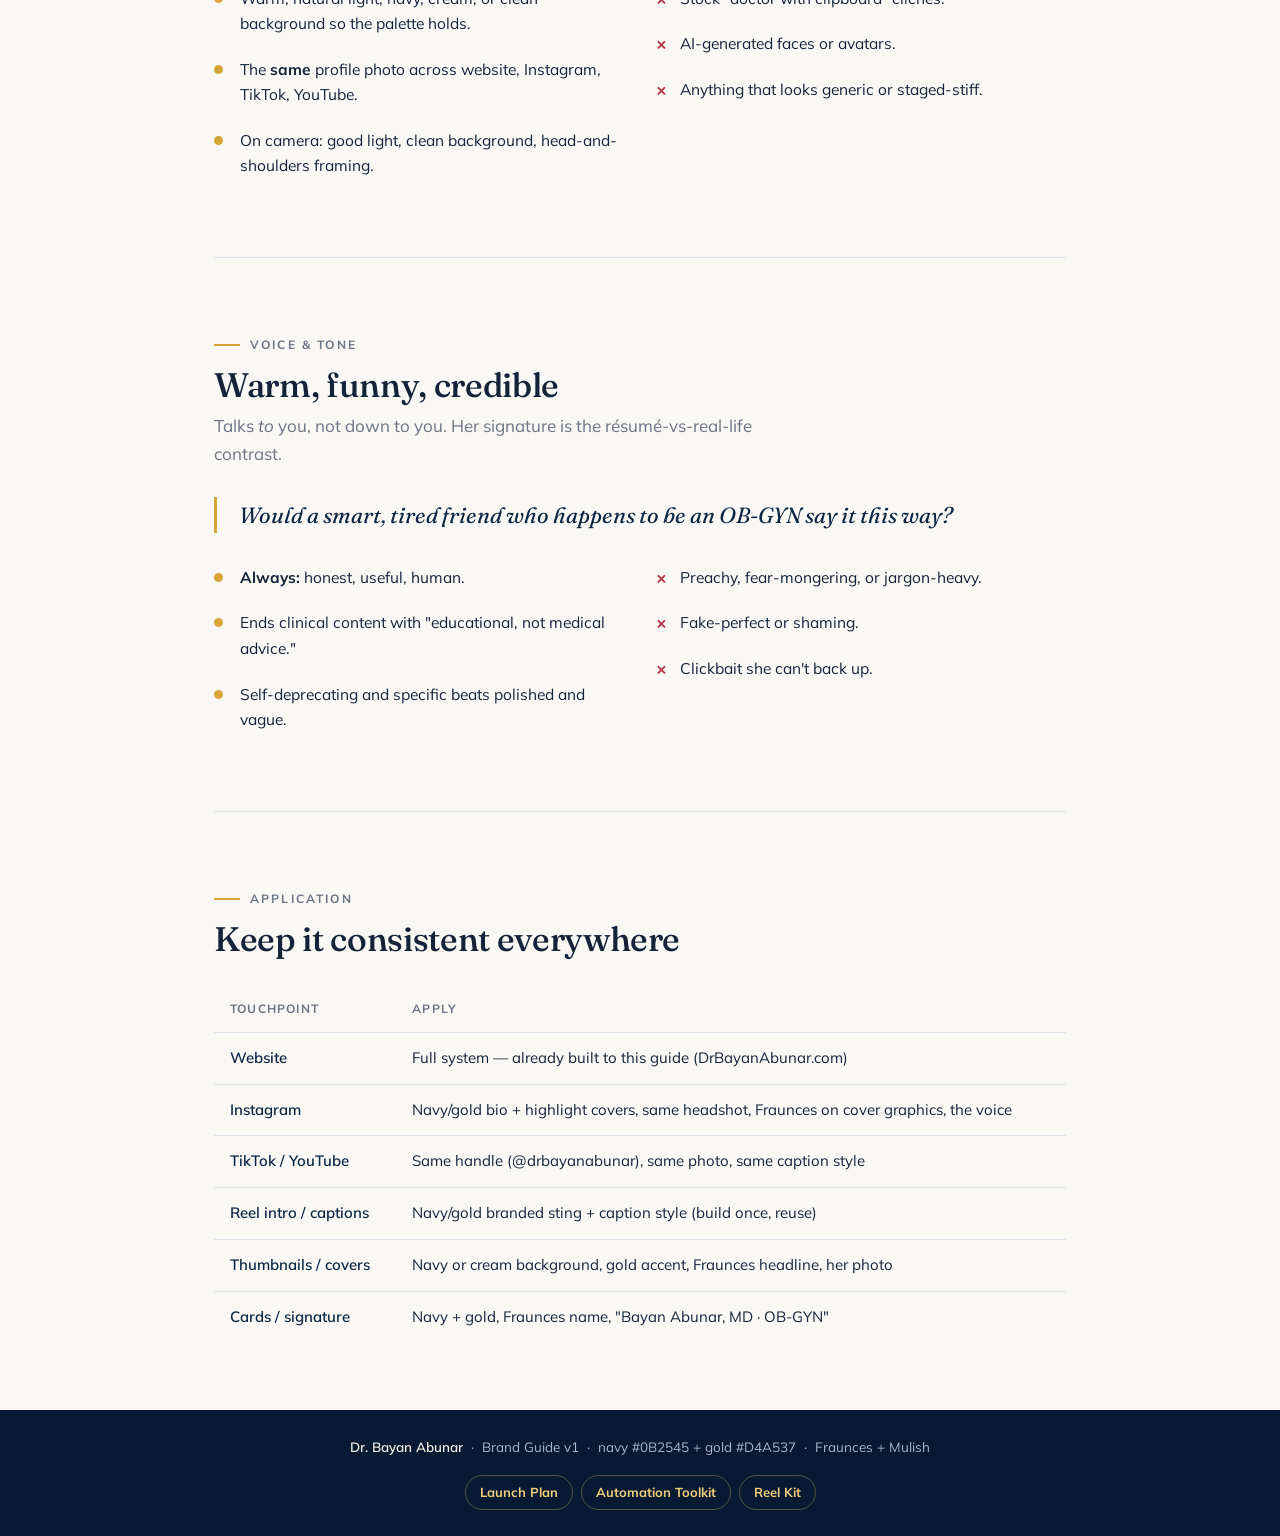
<file: brand/brand-guide.html>
<!doctype html>
<html lang="en">
<head>
  <meta charset="utf-8">
  <meta name="viewport" content="width=device-width, initial-scale=1">
  <meta name="robots" content="noindex, nofollow">
  <title>Brand Guide — Dr. Bayan Abunar</title>
  <link rel="preconnect" href="https://fonts.googleapis.com">
  <link rel="preconnect" href="https://fonts.gstatic.com" crossorigin>
  <link href="https://fonts.googleapis.com/css2?family=Fraunces:ital,opsz,wght@0,9..144,400;0,9..144,500;0,9..144,600;1,9..144,400;1,9..144,500&family=Mulish:wght@300;400;500;600;700&display=swap" rel="stylesheet">
  <style>
    :root{
      --navy:#0B2545; --navy-deep:#081A33; --gold:#D4A537; --gold-txt:#916E1C;
      --gold-lt:#F0CF7A; --cream:#FAF8F4; --pale:#EEF1F7; --ink:#14233A;
      --slate:#6B7484; --line:#DFE3EC;
      --serif:"Fraunces",Georgia,serif; --sans:"Mulish",system-ui,sans-serif;
    }
    *,*::before,*::after{box-sizing:border-box}
    html{-webkit-text-size-adjust:100%}
    body{margin:0;background:var(--cream);color:var(--ink);font-family:var(--sans);
      font-size:17px;line-height:1.65;-webkit-font-smoothing:antialiased}
    .wrap{max-width:940px;margin-inline:auto;padding-inline:clamp(20px,5vw,44px)}
    h1,h2,h3{font-family:var(--serif);font-weight:500;line-height:1.1;margin:0;letter-spacing:-.01em}
    p{margin:0}
    .lbl{font-family:var(--sans);font-weight:700;font-size:12px;letter-spacing:.18em;
      text-transform:uppercase;color:var(--gold-txt);display:inline-flex;align-items:center;gap:10px}
    .lbl::before{content:"";width:26px;height:1.5px;background:var(--gold)}

    /* cover */
    .cover{background:var(--navy);color:#F3EFE8;position:relative;overflow:hidden}
    .cover::after{content:"";position:absolute;right:-10%;top:-40%;width:60%;height:180%;
      background:radial-gradient(closest-side,rgba(240,207,122,.22),transparent);pointer-events:none}
    .cover .wrap{padding-block:clamp(48px,8vw,86px);position:relative;z-index:1}
    .cover .lbl{color:var(--gold-lt)}
    .cover .lbl::before{background:var(--gold)}
    .mono{width:60px;height:60px;border-radius:14px;background:var(--navy-deep);
      border:1px solid rgba(240,207,122,.35);display:grid;place-items:center;margin-bottom:26px}
    .mono span{font-family:var(--serif);font-weight:600;color:#F3EFE8;font-size:26px;position:relative}
    .mono span::after{content:"";position:absolute;left:2px;right:2px;bottom:-6px;height:2px;background:var(--gold);border-radius:2px}
    .cover h1{font-size:clamp(34px,6vw,60px);color:#fff;margin:8px 0 18px}
    .cover h1 i{color:var(--gold-lt);font-weight:400}
    .cover .sub{font-size:clamp(17px,2.3vw,20px);color:#C9D3E4;max-width:52ch}

    section{padding-block:clamp(40px,6vw,68px);border-bottom:1px solid var(--line)}
    .head{margin-bottom:28px}
    .head h2{font-size:clamp(24px,3.6vw,34px);margin-top:12px}
    .head p{color:var(--slate);margin-top:8px;max-width:60ch}

    /* swatches */
    .swatches{display:grid;grid-template-columns:repeat(3,1fr);gap:16px}
    .sw{border:1px solid var(--line);border-radius:14px;overflow:hidden;background:#fff}
    .sw .chip{height:96px}
    .sw .meta{padding:14px 16px}
    .sw .nm{font-weight:700;font-size:15px}
    .sw .hex{font-family:var(--sans);font-variant-numeric:tabular-nums;color:var(--slate);
      font-size:13px;letter-spacing:.02em;margin-top:2px}
    .sw .use{font-size:12.5px;color:var(--slate);margin-top:8px;line-height:1.45}
    .rule-note{margin-top:20px;background:var(--pale);border-left:3px solid var(--gold);
      border-radius:0 10px 10px 0;padding:14px 18px;font-size:15px;color:var(--ink)}

    /* type specimen */
    .spec{display:grid;grid-template-columns:1fr 1fr;gap:28px}
    .card{background:#fff;border:1px solid var(--line);border-radius:16px;padding:26px 28px}
    .card .k{font-size:12px;font-weight:700;letter-spacing:.14em;text-transform:uppercase;color:var(--gold-txt)}
    .big-serif{font-family:var(--serif);font-size:60px;line-height:1;margin:10px 0 6px}
    .big-sans{font-family:var(--sans);font-size:52px;font-weight:700;line-height:1;margin:10px 0 6px}
    .weights{color:var(--slate);font-size:14px}
    .sample-serif{font-family:var(--serif);font-size:22px;margin-top:16px;color:var(--ink)}
    .sample-sans{font-size:15.5px;margin-top:14px;color:var(--ink-soft,#3A4657)}

    /* logo */
    .logo-row{display:grid;grid-template-columns:auto 1fr;gap:28px;align-items:center;
      background:var(--navy);border-radius:16px;padding:30px 34px;color:#fff}
    .wordmark{display:flex;flex-direction:column;line-height:1.05}
    .wordmark .n{font-family:var(--serif);font-size:30px;font-weight:600}
    .wordmark .c{font-size:12px;font-weight:700;letter-spacing:.18em;text-transform:uppercase;color:var(--gold-lt);margin-top:6px}
    .mono-lg{width:76px;height:76px;border-radius:18px;background:var(--navy-deep);
      border:1px solid rgba(240,207,122,.4);display:grid;place-items:center}
    .mono-lg span{font-family:var(--serif);font-weight:600;color:#F3EFE8;font-size:34px;position:relative}
    .mono-lg span::after{content:"";position:absolute;left:2px;right:2px;bottom:-7px;height:2.4px;background:var(--gold);border-radius:2px}

    /* two-col lists */
    .cols{display:grid;grid-template-columns:1fr 1fr;gap:28px}
    ul.clean{list-style:none;margin:0;padding:0}
    ul.clean li{padding:10px 0 10px 26px;position:relative;font-size:15.5px;color:var(--ink)}
    ul.clean li::before{content:"";position:absolute;left:0;top:18px;width:9px;height:9px;border-radius:50%;background:var(--gold)}
    ul.dont li::before{background:none;content:"\00d7";top:8px;left:2px;color:#B23A48;font-weight:800;font-size:18px}
    .quote{font-family:var(--serif);font-style:italic;font-size:22px;color:var(--navy);
      border-left:3px solid var(--gold);padding-left:22px;margin:6px 0}

    /* application table */
    .tbl{width:100%;border-collapse:collapse;font-size:15px}
    .tbl th,.tbl td{text-align:left;padding:13px 16px;border-bottom:1px solid var(--line);vertical-align:top}
    .tbl th{font-family:var(--sans);font-size:12px;letter-spacing:.1em;text-transform:uppercase;color:var(--slate)}
    .tbl td:first-child{font-weight:600;color:var(--navy);white-space:nowrap}
    .tbl tr:last-child td{border-bottom:none}

    footer{background:var(--navy-deep);color:#A9B6CB;text-align:center;padding:26px;font-size:13.5px}
    footer b{color:#F3EFE8;font-weight:600}

    @media(max-width:720px){
      .swatches{grid-template-columns:1fr 1fr}
      .spec,.cols{grid-template-columns:1fr}
      .logo-row{grid-template-columns:1fr;text-align:left}
      .big-serif{font-size:48px}.big-sans{font-size:40px}
      .tbl,.tbl tbody,.tbl tr,.tbl td{display:block}
      .tbl th{display:none}
      .tbl td{border:none;padding:2px 0}
      .tbl tr{border-bottom:1px solid var(--line);padding:14px 0}
      .tbl td:first-child{font-size:15px;margin-bottom:4px}
    }
    @media(prefers-reduced-motion:reduce){*{animation:none!important;transition:none!important}}
  </style>
</head>
<body>

  <header class="cover">
    <div class="wrap">
      <div class="mono"><span>BA</span></div>
      <p class="lbl">Brand Guide</p>
      <h1>Bayan Abunar, <i>MD</i></h1>
      <p class="sub">The one-page source of truth. Website, Instagram, thumbnails, business cards &mdash; everything should follow this, so her presence looks like one person, everywhere.</p>
    </div>
  </header>

  <main class="wrap">

    <section>
      <div class="head">
        <p class="lbl">The essence</p>
        <h2>Navy + gold. Warm, credible, human.</h2>
        <p>Classic and authoritative &mdash; the navy and serif signal a real, board-certified physician &mdash; but never cold. The warmth, the gold, and her humor keep it human. Inspired by her NHSC-scholar identity.</p>
      </div>
      <p class="quote">A board-certified OB-GYN sharing the honest, useful, and funny truth about medicine and motherhood.</p>
    </section>

    <section>
      <div class="head">
        <p class="lbl">Color</p>
        <h2>The palette</h2>
        <p>Navy does the heavy lifting, cream is the canvas, and gold is a seasoning &mdash; small accents only. No teal (that belongs to ObMob, not her).</p>
      </div>
      <div class="swatches">
        <div class="sw"><div class="chip" style="background:#0B2545"></div><div class="meta"><div class="nm">Navy</div><div class="hex">#0B2545</div><div class="use">Headers, buttons, dark bands, wordmark, footer, IG highlight circles</div></div></div>
        <div class="sw"><div class="chip" style="background:#081A33"></div><div class="meta"><div class="nm">Deep Navy</div><div class="hex">#081A33</div><div class="use">Footer, hover states, depth</div></div></div>
        <div class="sw"><div class="chip" style="background:#D4A537"></div><div class="meta"><div class="nm">Gold</div><div class="hex">#D4A537</div><div class="use">Rules, icons, small highlights, button fills, IG accent</div></div></div>
        <div class="sw"><div class="chip" style="background:#F0CF7A"></div><div class="meta"><div class="nm">Gold-Light</div><div class="hex">#F0CF7A</div><div class="use">Soft highlights, gradients, gold-on-navy accents</div></div></div>
        <div class="sw"><div class="chip" style="background:#FAF8F4;box-shadow:inset 0 0 0 1px #E4E7EE"></div><div class="meta"><div class="nm">Cream</div><div class="hex">#FAF8F4</div><div class="use">Page backgrounds, light space</div></div></div>
        <div class="sw"><div class="chip" style="background:#EEF1F7"></div><div class="meta"><div class="nm">Pale Navy</div><div class="hex">#EEF1F7</div><div class="use">Alternate sections, subtle panels</div></div></div>
        <div class="sw"><div class="chip" style="background:#14233A"></div><div class="meta"><div class="nm">Ink</div><div class="hex">#14233A</div><div class="use">Body text &amp; headings (a deep navy, not pure black)</div></div></div>
        <div class="sw"><div class="chip" style="background:#6B7484"></div><div class="meta"><div class="nm">Slate</div><div class="hex">#6B7484</div><div class="use">Secondary / muted text</div></div></div>
        <div class="sw"><div class="chip" style="background:#916E1C"></div><div class="meta"><div class="nm">Gold (text-safe)</div><div class="hex">#916E1C</div><div class="use">Gold used as text on light backgrounds (legibility)</div></div></div>
      </div>
      <p class="rule-note"><b>Rule of thumb:</b> never large gold fills, never gold body text on cream. Gold is an accent, not a background.</p>
    </section>

    <section>
      <div class="head">
        <p class="lbl">Typography</p>
        <h2>Fraunces &amp; Mulish</h2>
        <p>Serif for the emotional and identity lines; sans for the functional text. Don't add a third font.</p>
      </div>
      <div class="spec">
        <div class="card">
          <div class="k">Display / Headlines</div>
          <div class="big-serif">Fraunces</div>
          <div class="weights">Regular · Medium · Semibold · Italic</div>
          <div class="sample-serif">Real talk on medicine &amp; motherhood.</div>
        </div>
        <div class="card">
          <div class="k">Body / UI</div>
          <div class="big-sans">Mulish</div>
          <div class="weights">Light · Regular · Semibold · Bold</div>
          <p class="sample-sans">Clear, friendly, and readable at any size &mdash; used for paragraphs, buttons, and captions across the site and social graphics.</p>
        </div>
      </div>
    </section>

    <section>
      <div class="head">
        <p class="lbl">Logo &amp; mark</p>
        <h2>Wordmark &amp; monogram</h2>
        <p>The wordmark leads on the site; the "BA" monogram is the profile-photo fallback, favicon, and highlight-cover motif. Never stretch, recolor, or add effects.</p>
      </div>
      <div class="logo-row">
        <div class="mono-lg"><span>BA</span></div>
        <div class="wordmark">
          <span class="n">Bayan Abunar</span>
          <span class="c">MD &middot; OB/GYN</span>
        </div>
      </div>
    </section>

    <section>
      <div class="head">
        <p class="lbl">Photography</p>
        <h2>Real over perfect</h2>
      </div>
      <div class="cols">
        <ul class="clean">
          <li>Warm, natural light; navy, cream, or clean background so the palette holds.</li>
          <li>The <b>same</b> profile photo across website, Instagram, TikTok, YouTube.</li>
          <li>On camera: good light, clean background, head-and-shoulders framing.</li>
        </ul>
        <ul class="clean dont">
          <li>Stock "doctor with clipboard" clichés.</li>
          <li>AI-generated faces or avatars.</li>
          <li>Anything that looks generic or staged-stiff.</li>
        </ul>
      </div>
    </section>

    <section>
      <div class="head">
        <p class="lbl">Voice &amp; tone</p>
        <h2>Warm, funny, credible</h2>
        <p>Talks <i>to</i> you, not down to you. Her signature is the r&eacute;sum&eacute;-vs-real-life contrast.</p>
      </div>
      <p class="quote">Would a smart, tired friend who happens to be an OB-GYN say it this way?</p>
      <div class="cols" style="margin-top:22px">
        <ul class="clean">
          <li><b>Always:</b> honest, useful, human.</li>
          <li>Ends clinical content with "educational, not medical advice."</li>
          <li>Self-deprecating and specific beats polished and vague.</li>
        </ul>
        <ul class="clean dont">
          <li>Preachy, fear-mongering, or jargon-heavy.</li>
          <li>Fake-perfect or shaming.</li>
          <li>Clickbait she can't back up.</li>
        </ul>
      </div>
    </section>

    <section style="border-bottom:none">
      <div class="head">
        <p class="lbl">Application</p>
        <h2>Keep it consistent everywhere</h2>
      </div>
      <table class="tbl">
        <thead><tr><th>Touchpoint</th><th>Apply</th></tr></thead>
        <tbody>
          <tr><td>Website</td><td>Full system &mdash; already built to this guide (DrBayanAbunar.com)</td></tr>
          <tr><td>Instagram</td><td>Navy/gold bio + highlight covers, same headshot, Fraunces on cover graphics, the voice</td></tr>
          <tr><td>TikTok / YouTube</td><td>Same handle (@drbayanabunar), same photo, same caption style</td></tr>
          <tr><td>Reel intro / captions</td><td>Navy/gold branded sting + caption style (build once, reuse)</td></tr>
          <tr><td>Thumbnails / covers</td><td>Navy or cream background, gold accent, Fraunces headline, her photo</td></tr>
          <tr><td>Cards / signature</td><td>Navy + gold, Fraunces name, "Bayan Abunar, MD · OB-GYN"</td></tr>
        </tbody>
      </table>
    </section>

  </main>

  <footer>
    <p><b>Dr. Bayan Abunar</b> &nbsp;·&nbsp; Brand Guide v1 &nbsp;·&nbsp; navy #0B2545 + gold #D4A537 &nbsp;·&nbsp; Fraunces + Mulish</p>
    <div style="margin-top:16px;display:flex;gap:8px;flex-wrap:wrap;justify-content:center">
      <a href="launch-plan.html" style="font-size:13px;font-weight:700;color:#F0CF7A;border:1px solid rgba(240,207,122,.3);border-radius:999px;padding:6px 14px;text-decoration:none">Launch Plan</a>
      <a href="automation-toolkit.html" style="font-size:13px;font-weight:700;color:#F0CF7A;border:1px solid rgba(240,207,122,.3);border-radius:999px;padding:6px 14px;text-decoration:none">Automation Toolkit</a>
      <a href="reel-kit.html" style="font-size:13px;font-weight:700;color:#F0CF7A;border:1px solid rgba(240,207,122,.3);border-radius:999px;padding:6px 14px;text-decoration:none">Reel Kit</a>
    </div>
  </footer>

</body>
</html>
</file>
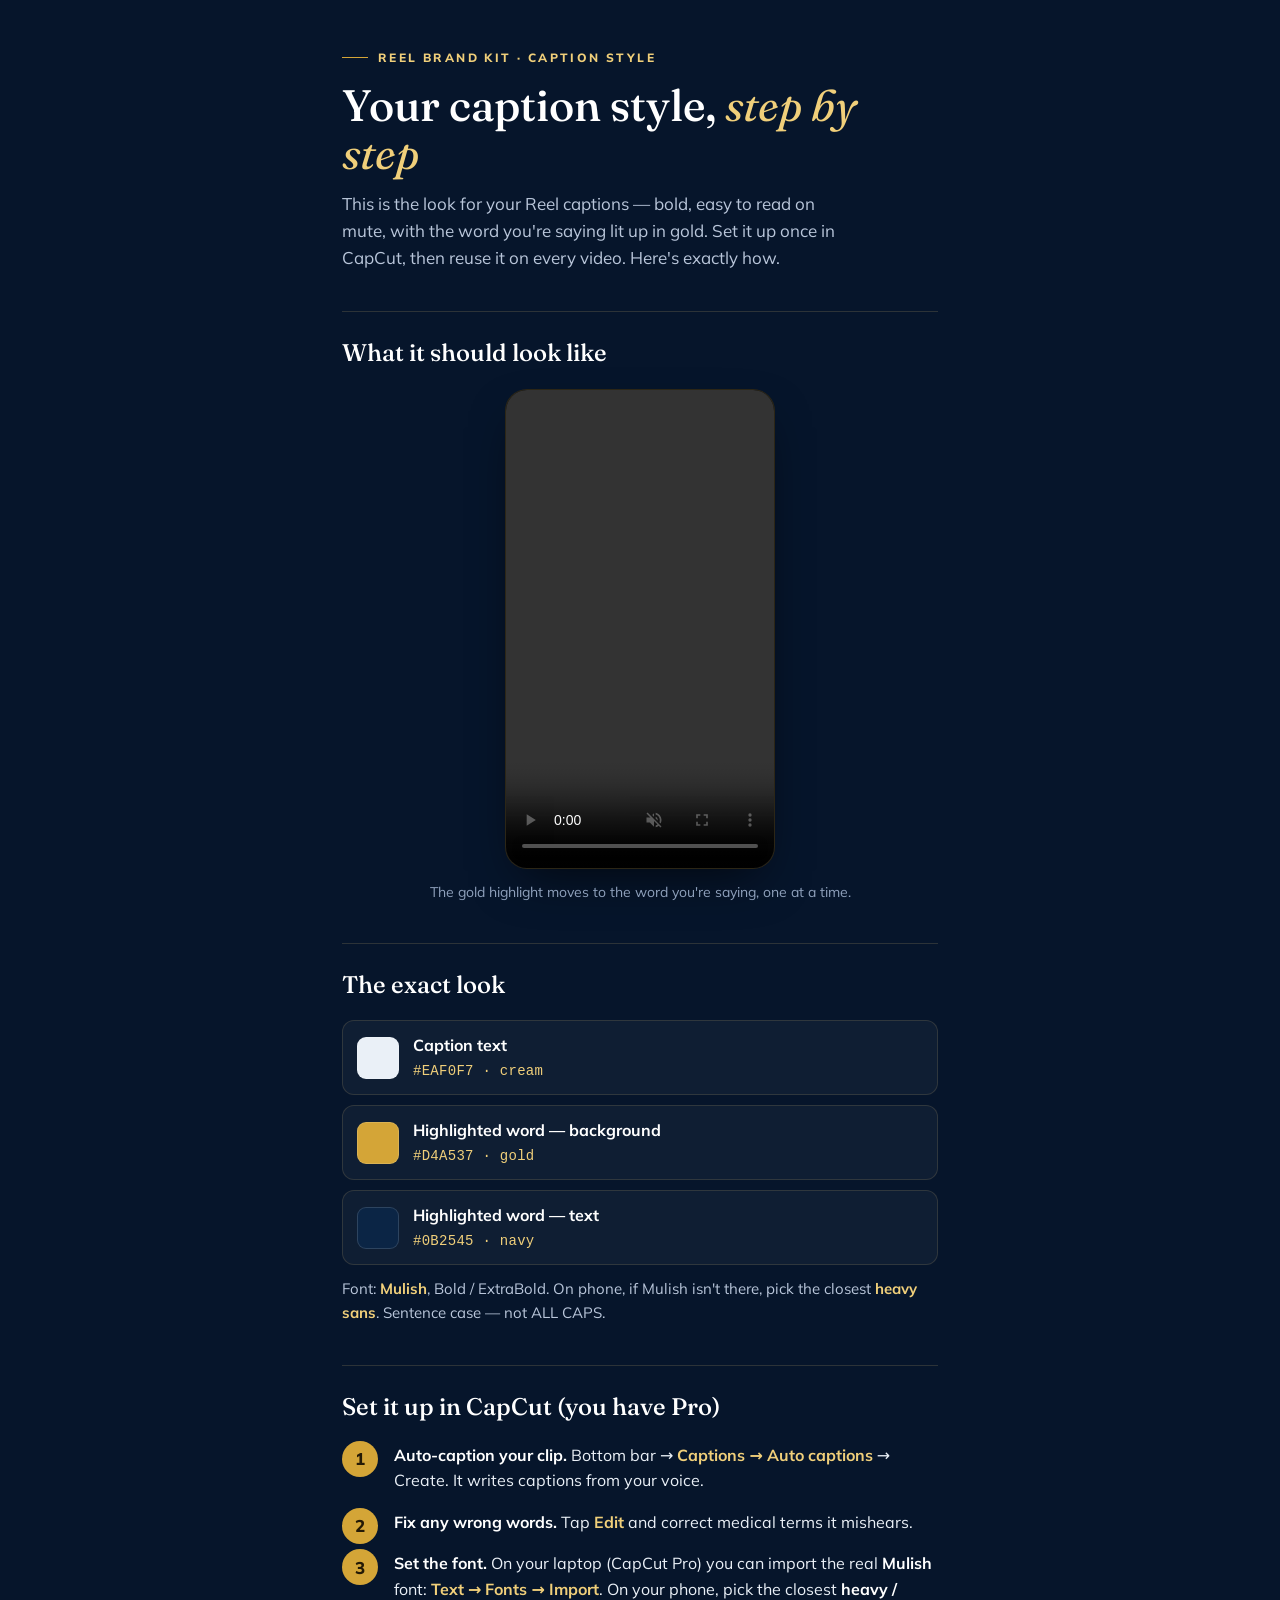
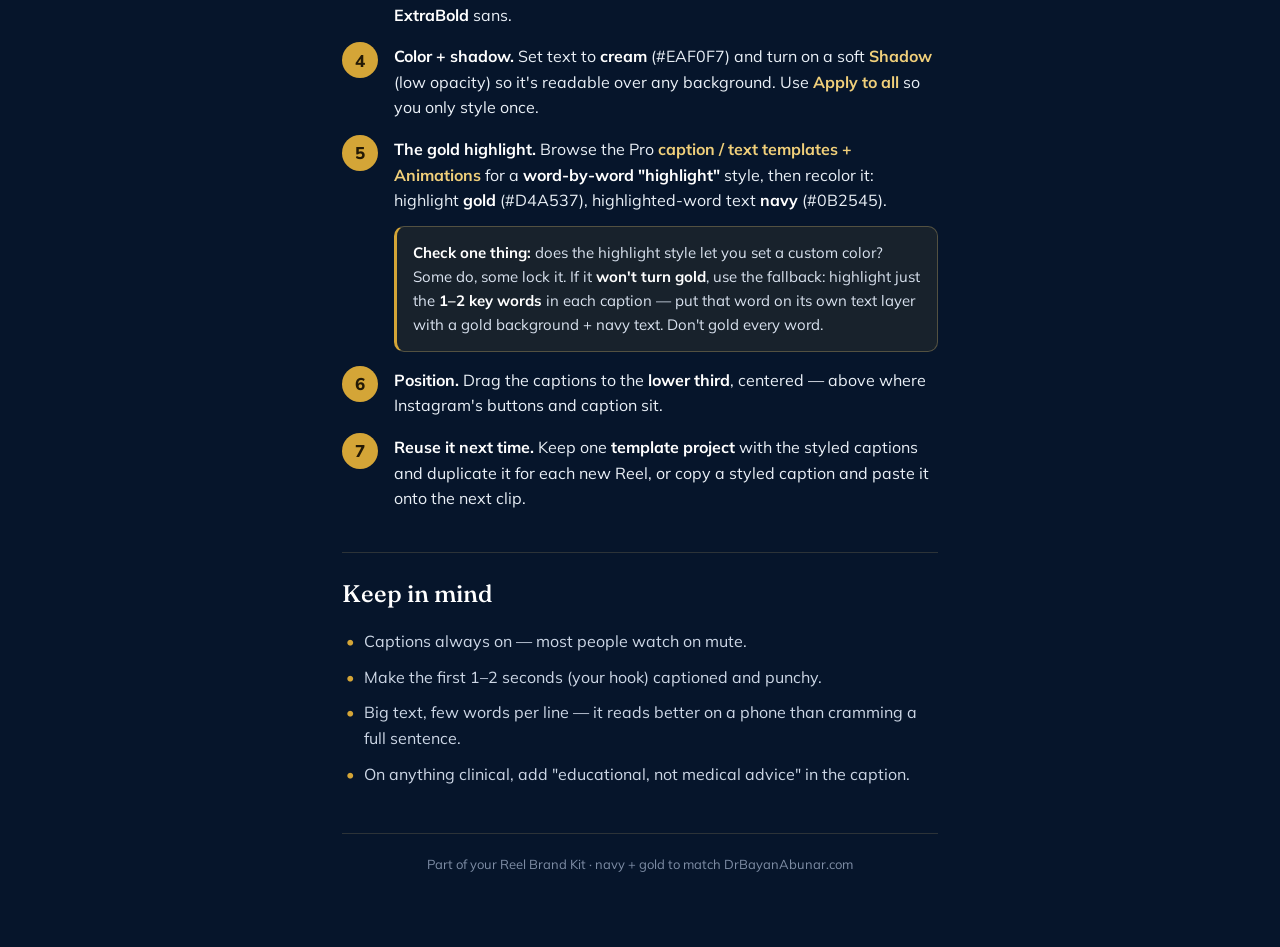
<file: brand/caption-style-guide.html>
<!doctype html>
<html lang="en">
  <head>
    <meta charset="utf-8" />
    <meta name="viewport" content="width=device-width, initial-scale=1" />
    <meta name="robots" content="noindex, nofollow" />
    <title>Your Caption Style — Dr. Bayan Abunar</title>
    <link rel="preconnect" href="https://fonts.googleapis.com" />
    <link rel="preconnect" href="https://fonts.gstatic.com" crossorigin />
    <link
      href="https://fonts.googleapis.com/css2?family=Fraunces:ital,opsz,wght@0,9..144,400;0,9..144,500;0,9..144,600;1,9..144,400&family=Mulish:wght@400;600;700;800&display=swap"
      rel="stylesheet"
    />
    <style>
      :root {
        --navy: #0b2545;
        --navy-deep: #06152b;
        --gold: #d4a537;
        --gold-lt: #f0cf7a;
        --cream: #eaf0f7;
        --serif: "Fraunces", Georgia, serif;
        --sans: "Mulish", system-ui, sans-serif;
      }
      * { box-sizing: border-box; margin: 0; padding: 0; }
      body {
        background: var(--navy-deep);
        color: var(--cream);
        font-family: var(--sans);
        line-height: 1.6;
        -webkit-font-smoothing: antialiased;
      }
      .wrap { max-width: 640px; margin-inline: auto; padding: 40px 22px 72px; }

      .eyebrow {
        font-weight: 800; font-size: 12px; letter-spacing: 0.2em;
        text-transform: uppercase; color: var(--gold-lt);
        display: inline-flex; align-items: center; gap: 10px; margin-bottom: 14px;
      }
      .eyebrow::before { content: ""; width: 26px; height: 1.5px; background: var(--gold); }
      h1 {
        font-family: var(--serif); font-weight: 500; font-size: clamp(30px, 8vw, 44px);
        line-height: 1.1; color: #fff; margin-bottom: 12px;
      }
      h1 i { color: var(--gold-lt); font-weight: 400; }
      .lead { color: #b9c6da; font-size: 17px; max-width: 52ch; }

      h2 {
        font-family: var(--serif); font-weight: 500; font-size: 24px; color: #fff;
        margin: 40px 0 16px; padding-top: 22px; border-top: 1px solid rgba(240, 207, 122, 0.16);
      }

      /* video preview */
      .preview { display: flex; flex-direction: column; align-items: center; gap: 12px; }
      video {
        width: 100%; max-width: 270px; aspect-ratio: 9 / 16; border-radius: 22px;
        background: #000; box-shadow: 0 20px 50px -18px rgba(0, 0, 0, 0.7);
        border: 1px solid rgba(240, 207, 122, 0.18);
      }
      .preview .cap { font-size: 14px; color: #8fa1bc; text-align: center; }

      /* swatches */
      .swatches { display: grid; grid-template-columns: 1fr; gap: 10px; }
      .sw { display: flex; align-items: center; gap: 14px; background: rgba(255,255,255,0.04);
        border: 1px solid rgba(240,207,122,0.14); border-radius: 12px; padding: 12px 14px; }
      .chip { width: 42px; height: 42px; border-radius: 9px; flex: none; border: 1px solid rgba(255,255,255,0.14); }
      .sw .role { font-weight: 700; color: #fff; }
      .sw .hex { font-family: ui-monospace, "SF Mono", Menlo, monospace; color: var(--gold-lt); font-size: 14px; letter-spacing: 0.02em; }
      .sw .meta { display: flex; flex-direction: column; gap: 1px; }
      .font-note { margin-top: 12px; color: #b9c6da; font-size: 15px; }
      .font-note b { color: var(--gold-lt); }

      /* steps */
      ol.steps { list-style: none; counter-reset: s; display: flex; flex-direction: column; gap: 16px; }
      ol.steps > li { counter-increment: s; position: relative; padding-left: 52px; }
      ol.steps > li::before {
        content: counter(s); position: absolute; left: 0; top: -2px;
        width: 36px; height: 36px; border-radius: 50%; display: grid; place-items: center;
        background: var(--gold); color: #241a06; font-weight: 800; font-size: 17px;
      }
      ol.steps b { color: #fff; }
      .k { color: var(--gold-lt); font-weight: 700; }

      .callout {
        margin-top: 12px; background: rgba(212, 165, 55, 0.09);
        border: 1px solid rgba(240, 207, 122, 0.28); border-left: 3px solid var(--gold);
        border-radius: 10px; padding: 14px 16px; font-size: 15px; color: #d9e2ef;
      }
      .callout b { color: var(--gold-lt); }

      ul.plain { list-style: none; display: flex; flex-direction: column; gap: 10px; }
      ul.plain li { padding-left: 22px; position: relative; color: #cdd7e6; }
      ul.plain li::before { content: "•"; position: absolute; left: 4px; color: var(--gold); font-weight: 800; }

      .foot { margin-top: 46px; padding-top: 20px; border-top: 1px solid rgba(240,207,122,0.16);
        color: #7f8ea6; font-size: 13px; text-align: center; }
    </style>
  </head>
  <body>
    <div class="wrap">
      <p class="eyebrow">Reel Brand Kit · Caption Style</p>
      <h1>Your caption style, <i>step by step</i></h1>
      <p class="lead">
        This is the look for your Reel captions — bold, easy to read on mute, with the
        word you're saying lit up in gold. Set it up once in CapCut, then reuse it on
        every video. Here's exactly how.
      </p>

      <h2>What it should look like</h2>
      <div class="preview">
        <video controls playsinline muted loop poster="">
          <source src="[data-uri]" type="video/mp4" />
        </video>
        <p class="cap">The gold highlight moves to the word you're saying, one at a time.</p>
      </div>

      <h2>The exact look</h2>
      <div class="swatches">
        <div class="sw">
          <span class="chip" style="background:#eaf0f7"></span>
          <span class="meta"><span class="role">Caption text</span><span class="hex">#EAF0F7 · cream</span></span>
        </div>
        <div class="sw">
          <span class="chip" style="background:#d4a537"></span>
          <span class="meta"><span class="role">Highlighted word — background</span><span class="hex">#D4A537 · gold</span></span>
        </div>
        <div class="sw">
          <span class="chip" style="background:#0b2545"></span>
          <span class="meta"><span class="role">Highlighted word — text</span><span class="hex">#0B2545 · navy</span></span>
        </div>
      </div>
      <p class="font-note">Font: <b>Mulish</b>, Bold / ExtraBold. On phone, if Mulish isn't there, pick the closest <b>heavy sans</b>. Sentence case — not ALL CAPS.</p>

      <h2>Set it up in CapCut (you have Pro)</h2>
      <ol class="steps">
        <li><b>Auto-caption your clip.</b> Bottom bar → <span class="k">Captions → Auto captions</span> → Create. It writes captions from your voice.</li>
        <li><b>Fix any wrong words.</b> Tap <span class="k">Edit</span> and correct medical terms it mishears.</li>
        <li><b>Set the font.</b> On your laptop (CapCut Pro) you can import the real <b>Mulish</b> font: <span class="k">Text → Fonts → Import</span>. On your phone, pick the closest <b>heavy / ExtraBold</b> sans.</li>
        <li><b>Color + shadow.</b> Set text to <b>cream</b> (#EAF0F7) and turn on a soft <span class="k">Shadow</span> (low opacity) so it's readable over any background. Use <span class="k">Apply to all</span> so you only style once.</li>
        <li><b>The gold highlight.</b> Browse the Pro <span class="k">caption / text templates + Animations</span> for a <b>word-by-word "highlight"</b> style, then recolor it: highlight <b>gold</b> (#D4A537), highlighted-word text <b>navy</b> (#0B2545).
          <div class="callout"><b>Check one thing:</b> does the highlight style let you set a custom color? Some do, some lock it. If it <b>won't turn gold</b>, use the fallback: highlight just the <b>1–2 key words</b> in each caption — put that word on its own text layer with a gold background + navy text. Don't gold every word.</div>
        </li>
        <li><b>Position.</b> Drag the captions to the <b>lower third</b>, centered — above where Instagram's buttons and caption sit.</li>
        <li><b>Reuse it next time.</b> Keep one <b>template project</b> with the styled captions and duplicate it for each new Reel, or copy a styled caption and paste it onto the next clip.</li>
      </ol>

      <h2>Keep in mind</h2>
      <ul class="plain">
        <li>Captions always on — most people watch on mute.</li>
        <li>Make the first 1–2 seconds (your hook) captioned and punchy.</li>
        <li>Big text, few words per line — it reads better on a phone than cramming a full sentence.</li>
        <li>On anything clinical, add "educational, not medical advice" in the caption.</li>
      </ul>

      <p class="foot">Part of your Reel Brand Kit · navy + gold to match DrBayanAbunar.com</p>
    </div>
  </body>
</html>
</file>
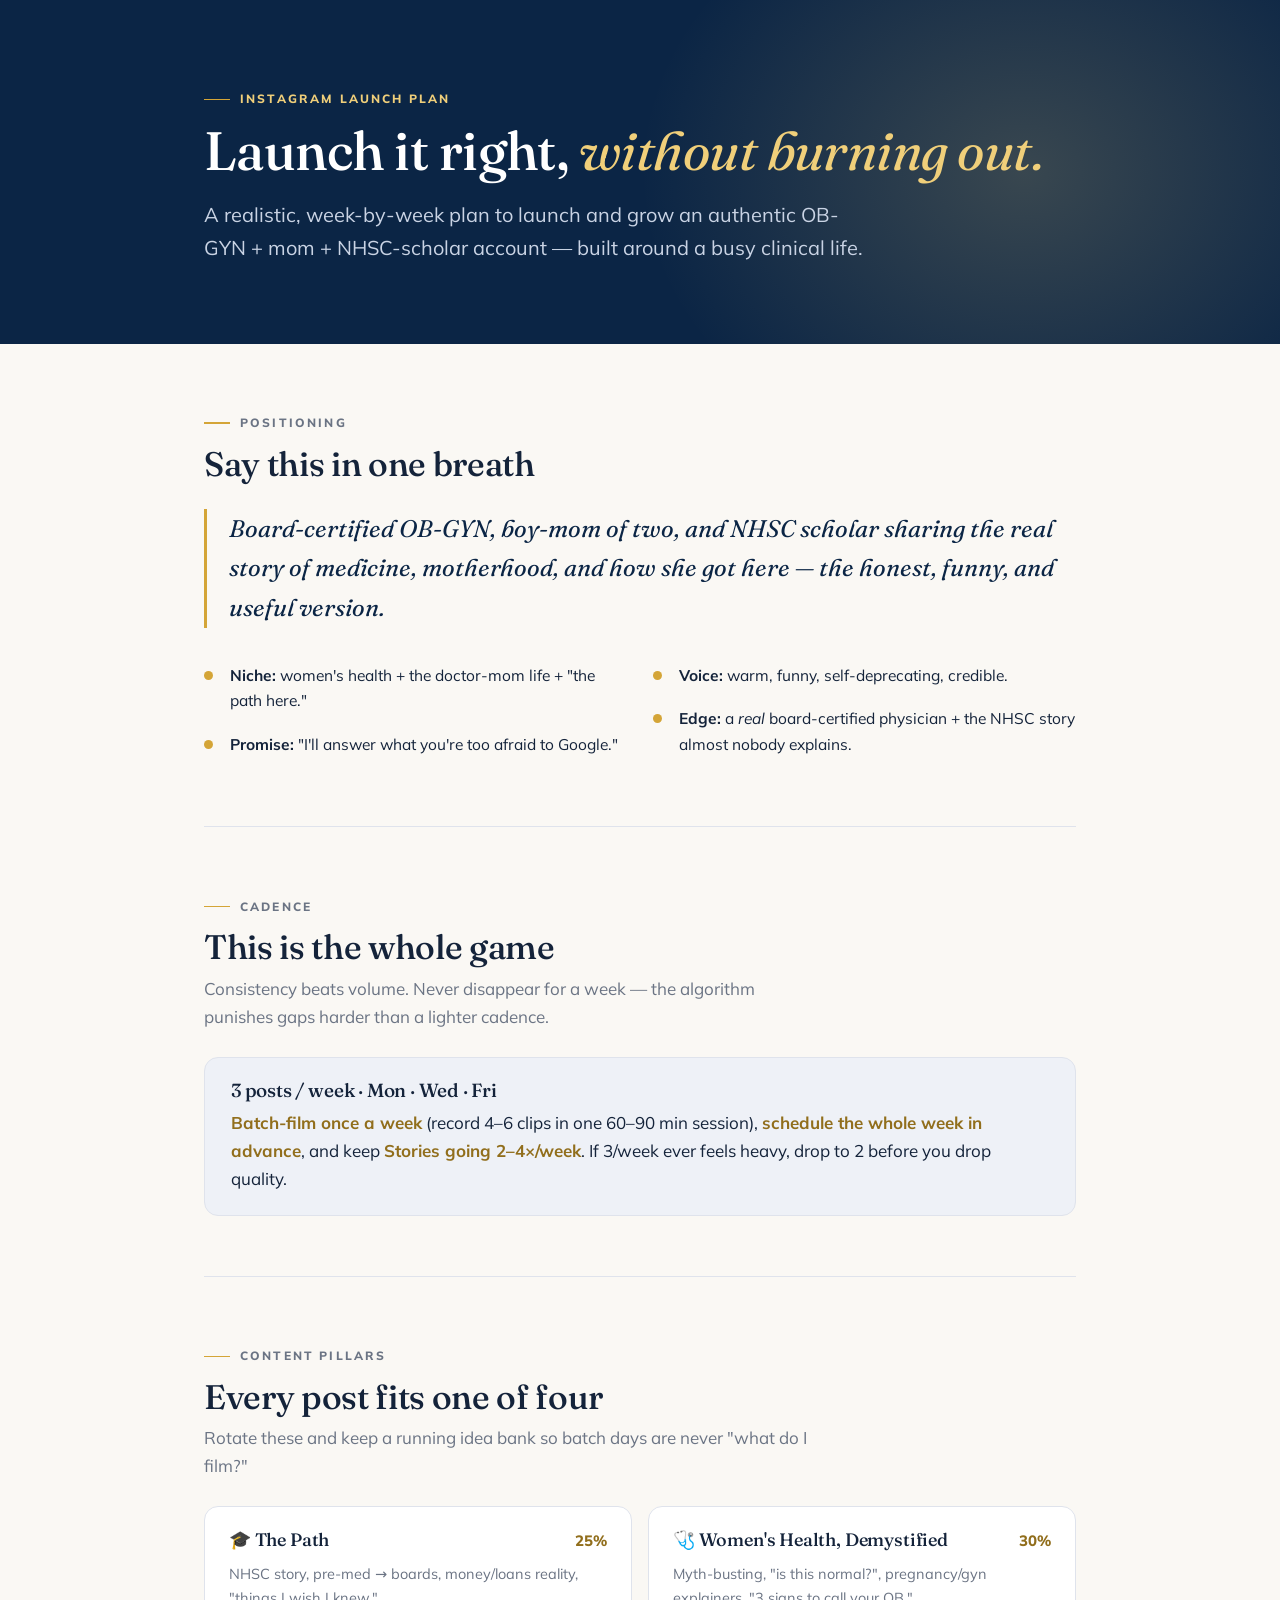
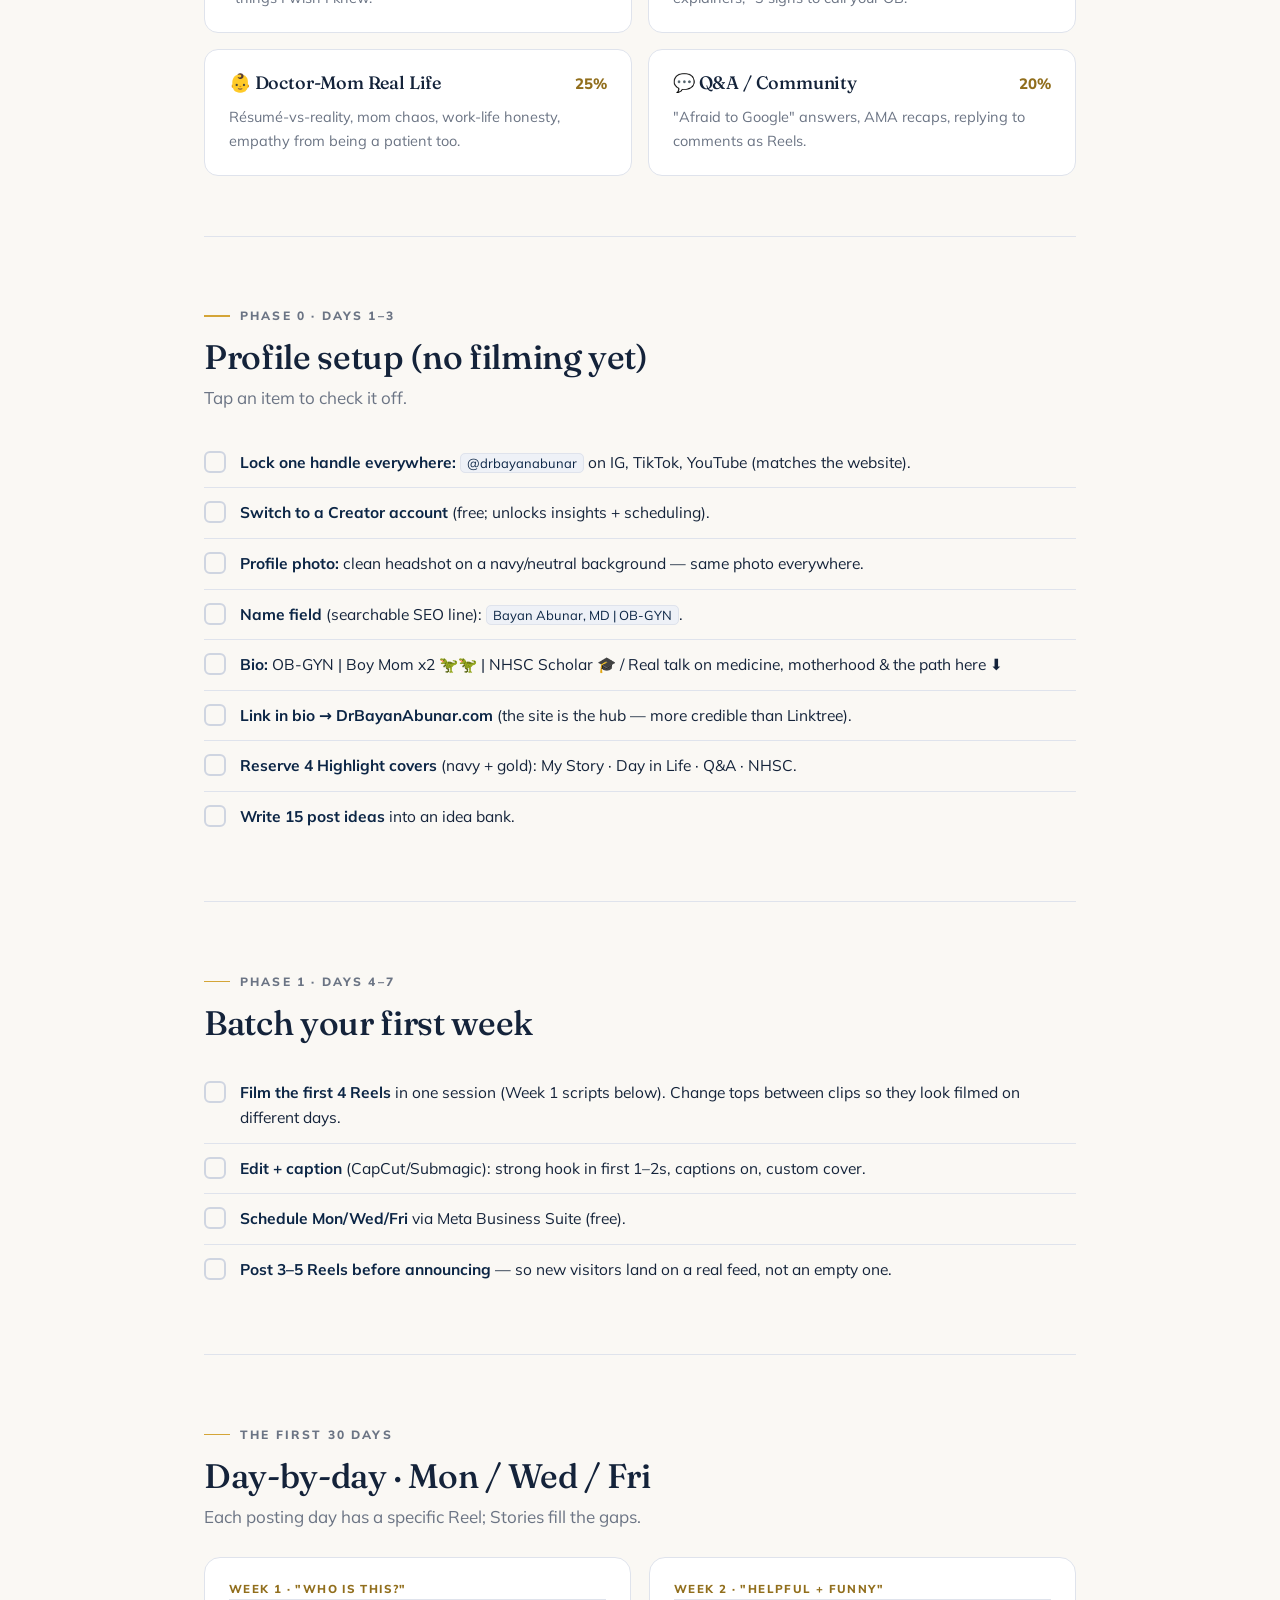
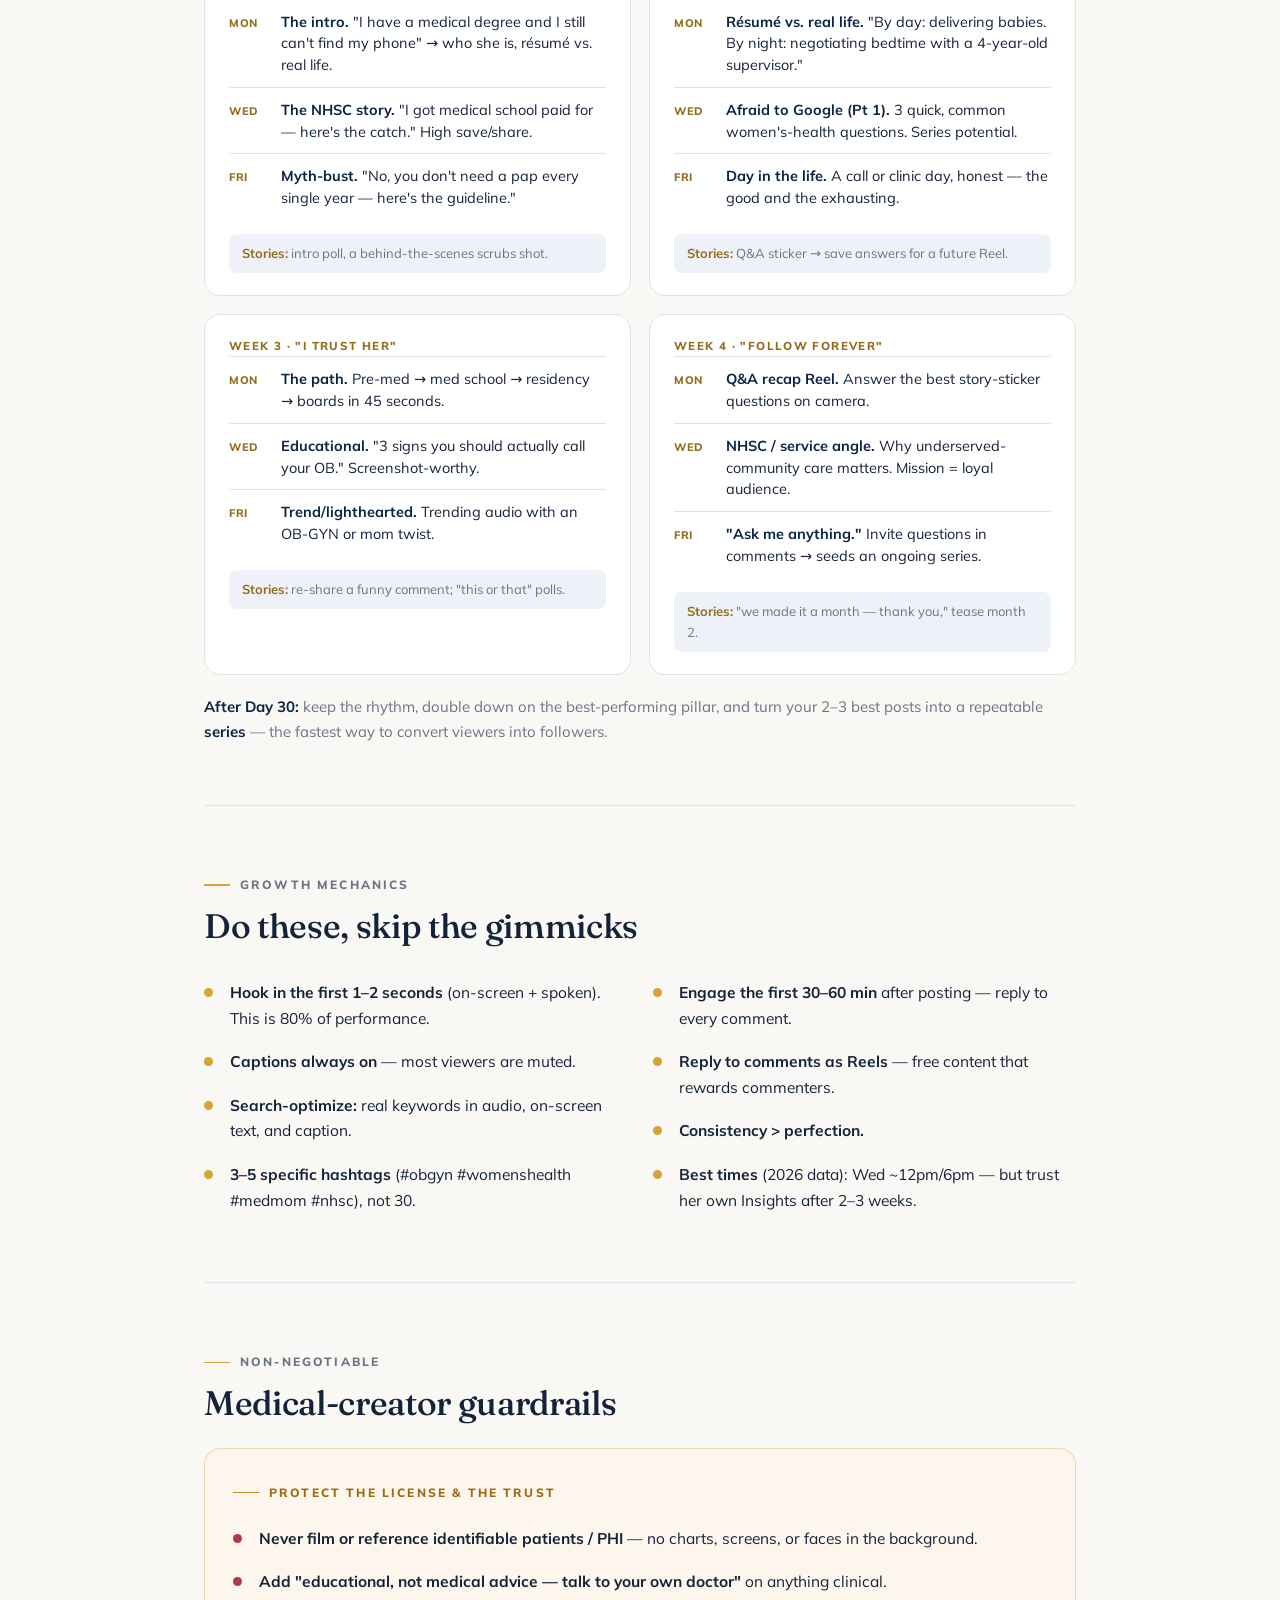
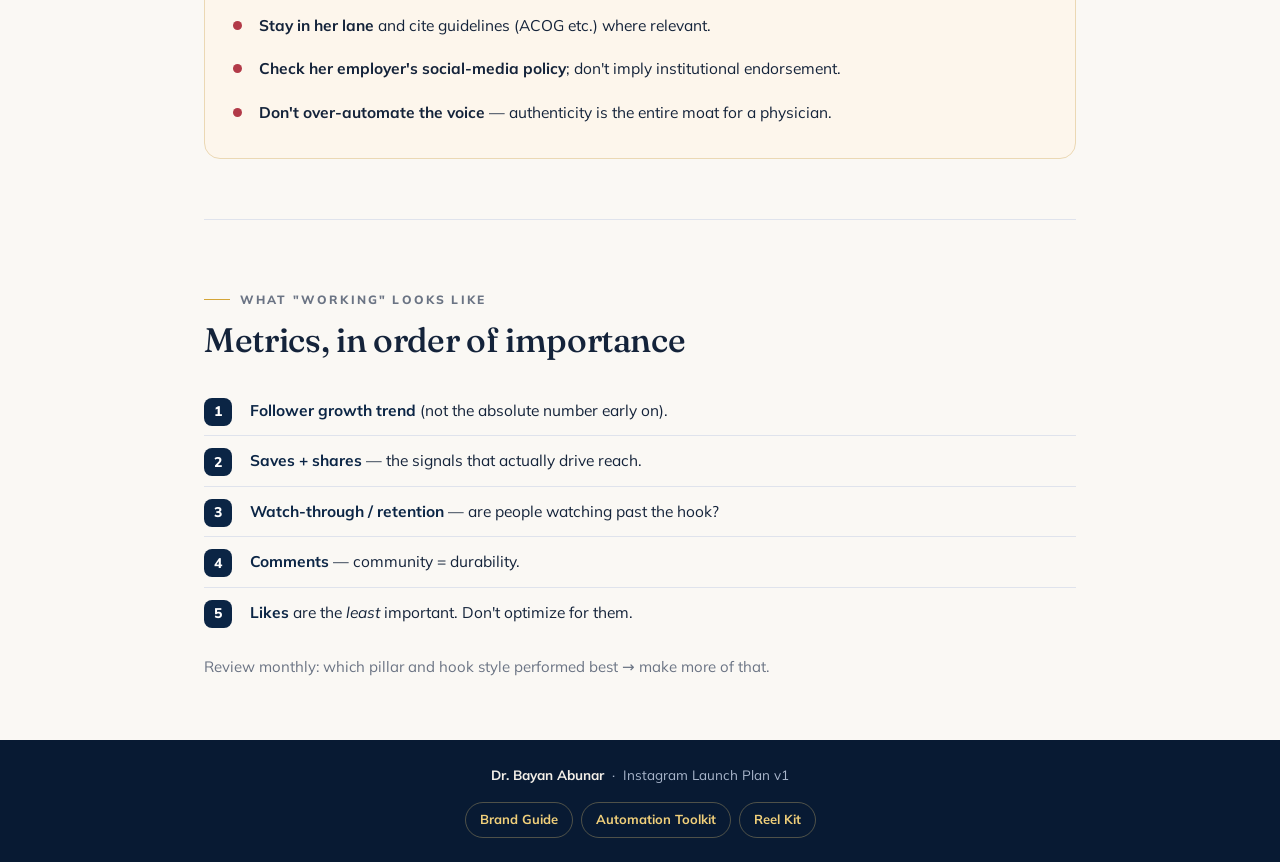
<file: brand/launch-plan.html>
<!doctype html>
<html lang="en">
<head>
  <meta charset="utf-8">
  <meta name="viewport" content="width=device-width, initial-scale=1">
  <meta name="robots" content="noindex, nofollow">
  <title>Instagram Launch Plan — Dr. Bayan Abunar</title>
  <link rel="preconnect" href="https://fonts.googleapis.com">
  <link rel="preconnect" href="https://fonts.gstatic.com" crossorigin>
  <link href="https://fonts.googleapis.com/css2?family=Fraunces:ital,opsz,wght@0,9..144,400;0,9..144,500;0,9..144,600;1,9..144,400&family=Mulish:wght@300;400;500;600;700;800&display=swap" rel="stylesheet">
  <style>
    :root{
      --navy:#0B2545; --navy-deep:#081A33; --gold:#D4A537; --gold-txt:#916E1C;
      --gold-lt:#F0CF7A; --cream:#FAF8F4; --pale:#EEF1F7; --ink:#14233A;
      --slate:#6B7484; --line:#DFE3EC; --line-strong:#CFD5E1;
      --serif:"Fraunces",Georgia,serif; --sans:"Mulish",system-ui,sans-serif;
    }
    *,*::before,*::after{box-sizing:border-box}
    body{margin:0;background:var(--cream);color:var(--ink);font-family:var(--sans);
      font-size:17px;line-height:1.65;-webkit-font-smoothing:antialiased}
    .wrap{max-width:960px;margin-inline:auto;padding-inline:clamp(20px,5vw,44px)}
    h1,h2,h3{font-family:var(--serif);font-weight:500;line-height:1.12;margin:0;letter-spacing:-.01em}
    p{margin:0}
    a{color:var(--gold-txt)}
    .lbl{font-weight:800;font-size:12px;letter-spacing:.18em;text-transform:uppercase;color:var(--gold-txt);
      display:inline-flex;align-items:center;gap:10px}
    .lbl::before{content:"";width:26px;height:1.5px;background:var(--gold)}

    .cover{background:var(--navy);color:#F3EFE8;position:relative;overflow:hidden}
    .cover::after{content:"";position:absolute;right:-10%;top:-40%;width:60%;height:180%;
      background:radial-gradient(closest-side,rgba(240,207,122,.2),transparent);pointer-events:none}
    .cover .wrap{padding-block:clamp(46px,7vw,80px);position:relative;z-index:1}
    .cover .lbl{color:var(--gold-lt)}.cover .lbl::before{background:var(--gold)}
    .cover h1{font-size:clamp(32px,5.5vw,54px);color:#fff;margin:12px 0 16px}
    .cover h1 i{color:var(--gold-lt);font-weight:400}
    .cover .sub{font-size:clamp(17px,2.2vw,20px);color:#C9D3E4;max-width:56ch}

    section{padding-block:clamp(36px,5.5vw,60px);border-bottom:1px solid var(--line)}
    .head{margin-bottom:26px}
    .head h2{font-size:clamp(24px,3.6vw,34px);margin-top:12px}
    .head p{color:var(--slate);margin-top:8px;max-width:62ch}

    .quote{font-family:var(--serif);font-style:italic;font-size:clamp(20px,2.6vw,24px);color:var(--navy);
      border-left:3px solid var(--gold);padding-left:22px;margin:0}

    .callout{background:var(--pale);border-radius:14px;padding:22px 26px;border:1px solid var(--line)}
    .callout h3{font-size:19px;margin-bottom:8px}
    .callout p{color:var(--ink)}
    .callout .em{color:var(--gold-txt);font-weight:700}

    /* pillars */
    .pillars{display:grid;grid-template-columns:1fr 1fr;gap:16px}
    .pillar{background:#fff;border:1px solid var(--line);border-radius:14px;padding:22px 24px}
    .pillar .top{display:flex;justify-content:space-between;align-items:baseline;gap:12px}
    .pillar h3{font-size:18px}
    .pct{font-family:var(--sans);font-weight:800;font-variant-numeric:tabular-nums;color:var(--gold-txt);font-size:15px}
    .pillar p{color:var(--slate);font-size:14.5px;margin-top:8px}

    /* checklist */
    .check{list-style:none;margin:0;padding:0}
    .check li{display:flex;gap:14px;align-items:flex-start;padding:12px 0;border-top:1px solid var(--line);cursor:pointer;user-select:none}
    .check li:first-child{border-top:none}
    .box{flex:none;width:22px;height:22px;border-radius:6px;border:2px solid var(--line-strong);
      margin-top:1px;display:grid;place-items:center;transition:background .15s,border-color .15s}
    .check li.done .box{background:var(--gold);border-color:var(--gold)}
    .box::after{content:"";color:#241a06;font-weight:800;font-size:14px;line-height:1}
    .check li.done .box::after{content:"\2713"}
    .txt{font-size:15.5px}
    .txt b{color:var(--navy)}
    .check li.done .txt{color:var(--slate);text-decoration:line-through}
    .mono-inline{font-family:var(--sans);background:var(--pale);border:1px solid var(--line);
      border-radius:5px;padding:1px 6px;font-size:13px;color:var(--navy)}

    /* weeks */
    .weeks{display:grid;grid-template-columns:1fr 1fr;gap:18px}
    .week{background:#fff;border:1px solid var(--line);border-radius:16px;padding:22px 24px}
    .week .theme{color:var(--gold-txt);font-weight:800;font-size:11.5px;letter-spacing:.12em;text-transform:uppercase}
    .week h3{font-size:19px;margin:4px 0 12px}
    .post{display:flex;gap:14px;padding:11px 0;border-top:1px solid var(--line)}
    .post:first-of-type{border-top:none}
    .day{flex:none;width:38px;font-weight:800;font-size:11px;letter-spacing:.05em;color:var(--gold-txt);text-transform:uppercase;padding-top:3px}
    .post .p{font-size:14.5px;line-height:1.5}
    .post .p b{color:var(--navy)}
    .story{margin-top:14px;font-size:13px;color:var(--slate);background:var(--pale);border-radius:8px;padding:9px 13px}
    .story b{color:var(--gold-txt)}

    ul.clean{list-style:none;margin:0;padding:0}
    ul.clean li{padding:9px 0 9px 26px;position:relative;font-size:15.5px}
    ul.clean li::before{content:"";position:absolute;left:0;top:17px;width:9px;height:9px;border-radius:50%;background:var(--gold)}
    .cols{display:grid;grid-template-columns:1fr 1fr;gap:26px}

    .guard{background:#fdf6ec;border:1px solid #EBD8B4;border-radius:16px;padding:24px 28px}
    .guard .lbl{color:#9A6A12}.guard .lbl::before{background:#C98A1E}
    .guard ul.clean li::before{background:#B23A48}

    ol.steps{counter-reset:s;list-style:none;margin:0;padding:0}
    ol.steps li{counter-increment:s;position:relative;padding:12px 0 12px 46px;border-top:1px solid var(--line);font-size:15.5px}
    ol.steps li:first-child{border-top:none}
    ol.steps li::before{content:counter(s);position:absolute;left:0;top:12px;width:28px;height:28px;
      border-radius:8px;background:var(--navy);color:#fff;font-family:var(--sans);font-weight:800;
      font-size:14px;display:grid;place-items:center}
    ol.steps b{color:var(--navy)}

    footer{background:var(--navy-deep);color:#A9B6CB;text-align:center;padding:24px;font-size:13.5px}
    footer b{color:#F3EFE8}
    .nav{display:flex;gap:8px;flex-wrap:wrap;margin-top:16px}
    .nav a{font-size:13px;font-weight:700;color:var(--gold-lt);border:1px solid rgba(240,207,122,.3);
      border-radius:999px;padding:6px 14px;text-decoration:none}

    @media(max-width:720px){
      .pillars,.weeks,.cols{grid-template-columns:1fr}
    }
    @media(prefers-reduced-motion:reduce){*{transition:none!important}}
  </style>
</head>
<body>

  <header class="cover">
    <div class="wrap">
      <p class="lbl">Instagram Launch Plan</p>
      <h1>Launch it right, <i>without burning out.</i></h1>
      <p class="sub">A realistic, week-by-week plan to launch and grow an authentic OB-GYN + mom + NHSC-scholar account &mdash; built around a busy clinical life.</p>
    </div>
  </header>

  <main class="wrap">

    <section>
      <div class="head"><p class="lbl">Positioning</p><h2>Say this in one breath</h2></div>
      <p class="quote">Board-certified OB-GYN, boy-mom of two, and NHSC scholar sharing the real story of medicine, motherhood, and how she got here &mdash; the honest, funny, and useful version.</p>
      <div class="cols" style="margin-top:26px">
        <ul class="clean">
          <li><b>Niche:</b> women's health + the doctor-mom life + "the path here."</li>
          <li><b>Promise:</b> "I'll answer what you're too afraid to Google."</li>
        </ul>
        <ul class="clean">
          <li><b>Voice:</b> warm, funny, self-deprecating, credible.</li>
          <li><b>Edge:</b> a <i>real</i> board-certified physician + the NHSC story almost nobody explains.</li>
        </ul>
      </div>
    </section>

    <section>
      <div class="head"><p class="lbl">Cadence</p><h2>This is the whole game</h2>
        <p>Consistency beats volume. Never disappear for a week &mdash; the algorithm punishes gaps harder than a lighter cadence.</p></div>
      <div class="callout">
        <h3>3 posts / week &middot; Mon &middot; Wed &middot; Fri</h3>
        <p><span class="em">Batch-film once a week</span> (record 4&ndash;6 clips in one 60&ndash;90 min session), <span class="em">schedule the whole week in advance</span>, and keep <span class="em">Stories going 2&ndash;4&times;/week</span>. If 3/week ever feels heavy, drop to 2 before you drop quality.</p>
      </div>
    </section>

    <section>
      <div class="head"><p class="lbl">Content pillars</p><h2>Every post fits one of four</h2>
        <p>Rotate these and keep a running idea bank so batch days are never "what do I film?"</p></div>
      <div class="pillars">
        <div class="pillar"><div class="top"><h3>&#127891; The Path</h3><span class="pct">25%</span></div><p>NHSC story, pre-med &rarr; boards, money/loans reality, "things I wish I knew."</p></div>
        <div class="pillar"><div class="top"><h3>&#129658; Women's Health, Demystified</h3><span class="pct">30%</span></div><p>Myth-busting, "is this normal?", pregnancy/gyn explainers, "3 signs to call your OB."</p></div>
        <div class="pillar"><div class="top"><h3>&#128118; Doctor-Mom Real Life</h3><span class="pct">25%</span></div><p>R&eacute;sum&eacute;-vs-reality, mom chaos, work-life honesty, empathy from being a patient too.</p></div>
        <div class="pillar"><div class="top"><h3>&#128172; Q&amp;A / Community</h3><span class="pct">20%</span></div><p>"Afraid to Google" answers, AMA recaps, replying to comments as Reels.</p></div>
      </div>
    </section>

    <section>
      <div class="head"><p class="lbl">Phase 0 &middot; Days 1&ndash;3</p><h2>Profile setup (no filming yet)</h2>
        <p>Tap an item to check it off.</p></div>
      <ul class="check" id="setup">
        <li><span class="box"></span><span class="txt"><b>Lock one handle everywhere:</b> <span class="mono-inline">@drbayanabunar</span> on IG, TikTok, YouTube (matches the website).</span></li>
        <li><span class="box"></span><span class="txt"><b>Switch to a Creator account</b> (free; unlocks insights + scheduling).</span></li>
        <li><span class="box"></span><span class="txt"><b>Profile photo:</b> clean headshot on a navy/neutral background &mdash; same photo everywhere.</span></li>
        <li><span class="box"></span><span class="txt"><b>Name field</b> (searchable SEO line): <span class="mono-inline">Bayan Abunar, MD | OB-GYN</span>.</span></li>
        <li><span class="box"></span><span class="txt"><b>Bio:</b> OB-GYN | Boy Mom x2 &#129430;&#129430; | NHSC Scholar &#127891; / Real talk on medicine, motherhood &amp; the path here &#11015;&#65039;</span></li>
        <li><span class="box"></span><span class="txt"><b>Link in bio &rarr; DrBayanAbunar.com</b> (the site is the hub &mdash; more credible than Linktree).</span></li>
        <li><span class="box"></span><span class="txt"><b>Reserve 4 Highlight covers</b> (navy + gold): My Story &middot; Day in Life &middot; Q&amp;A &middot; NHSC.</span></li>
        <li><span class="box"></span><span class="txt"><b>Write 15 post ideas</b> into an idea bank.</span></li>
      </ul>
    </section>

    <section>
      <div class="head"><p class="lbl">Phase 1 &middot; Days 4&ndash;7</p><h2>Batch your first week</h2></div>
      <ul class="check" id="batch">
        <li><span class="box"></span><span class="txt"><b>Film the first 4 Reels</b> in one session (Week 1 scripts below). Change tops between clips so they look filmed on different days.</span></li>
        <li><span class="box"></span><span class="txt"><b>Edit + caption</b> (CapCut/Submagic): strong hook in first 1&ndash;2s, captions on, custom cover.</span></li>
        <li><span class="box"></span><span class="txt"><b>Schedule Mon/Wed/Fri</b> via Meta Business Suite (free).</span></li>
        <li><span class="box"></span><span class="txt"><b>Post 3&ndash;5 Reels before announcing</b> &mdash; so new visitors land on a real feed, not an empty one.</span></li>
      </ul>
    </section>

    <section>
      <div class="head"><p class="lbl">The first 30 days</p><h2>Day-by-day &middot; Mon / Wed / Fri</h2>
        <p>Each posting day has a specific Reel; Stories fill the gaps.</p></div>
      <div class="weeks">
        <div class="week">
          <div class="theme">Week 1 &middot; "Who is this?"</div>
          <div class="post"><div class="day">Mon</div><div class="p"><b>The intro.</b> "I have a medical degree and I still can't find my phone" &rarr; who she is, r&eacute;sum&eacute; vs. real life.</div></div>
          <div class="post"><div class="day">Wed</div><div class="p"><b>The NHSC story.</b> "I got medical school paid for &mdash; here's the catch." High save/share.</div></div>
          <div class="post"><div class="day">Fri</div><div class="p"><b>Myth-bust.</b> "No, you don't need a pap every single year &mdash; here's the guideline."</div></div>
          <div class="story"><b>Stories:</b> intro poll, a behind-the-scenes scrubs shot.</div>
        </div>
        <div class="week">
          <div class="theme">Week 2 &middot; "Helpful + funny"</div>
          <div class="post"><div class="day">Mon</div><div class="p"><b>R&eacute;sum&eacute; vs. real life.</b> "By day: delivering babies. By night: negotiating bedtime with a 4-year-old supervisor."</div></div>
          <div class="post"><div class="day">Wed</div><div class="p"><b>Afraid to Google (Pt 1).</b> 3 quick, common women's-health questions. Series potential.</div></div>
          <div class="post"><div class="day">Fri</div><div class="p"><b>Day in the life.</b> A call or clinic day, honest &mdash; the good and the exhausting.</div></div>
          <div class="story"><b>Stories:</b> Q&amp;A sticker &rarr; save answers for a future Reel.</div>
        </div>
        <div class="week">
          <div class="theme">Week 3 &middot; "I trust her"</div>
          <div class="post"><div class="day">Mon</div><div class="p"><b>The path.</b> Pre-med &rarr; med school &rarr; residency &rarr; boards in 45 seconds.</div></div>
          <div class="post"><div class="day">Wed</div><div class="p"><b>Educational.</b> "3 signs you should actually call your OB." Screenshot-worthy.</div></div>
          <div class="post"><div class="day">Fri</div><div class="p"><b>Trend/lighthearted.</b> Trending audio with an OB-GYN or mom twist.</div></div>
          <div class="story"><b>Stories:</b> re-share a funny comment; "this or that" polls.</div>
        </div>
        <div class="week">
          <div class="theme">Week 4 &middot; "Follow forever"</div>
          <div class="post"><div class="day">Mon</div><div class="p"><b>Q&amp;A recap Reel.</b> Answer the best story-sticker questions on camera.</div></div>
          <div class="post"><div class="day">Wed</div><div class="p"><b>NHSC / service angle.</b> Why underserved-community care matters. Mission = loyal audience.</div></div>
          <div class="post"><div class="day">Fri</div><div class="p"><b>"Ask me anything."</b> Invite questions in comments &rarr; seeds an ongoing series.</div></div>
          <div class="story"><b>Stories:</b> "we made it a month &mdash; thank you," tease month 2.</div>
        </div>
      </div>
      <p style="margin-top:20px;color:var(--slate);font-size:15px"><b style="color:var(--navy)">After Day 30:</b> keep the rhythm, double down on the best-performing pillar, and turn your 2&ndash;3 best posts into a repeatable <b style="color:var(--navy)">series</b> &mdash; the fastest way to convert viewers into followers.</p>
    </section>

    <section>
      <div class="head"><p class="lbl">Growth mechanics</p><h2>Do these, skip the gimmicks</h2></div>
      <div class="cols">
        <ul class="clean">
          <li><b>Hook in the first 1&ndash;2 seconds</b> (on-screen + spoken). This is 80% of performance.</li>
          <li><b>Captions always on</b> &mdash; most viewers are muted.</li>
          <li><b>Search-optimize:</b> real keywords in audio, on-screen text, and caption.</li>
          <li><b>3&ndash;5 specific hashtags</b> (#obgyn #womenshealth #medmom #nhsc), not 30.</li>
        </ul>
        <ul class="clean">
          <li><b>Engage the first 30&ndash;60 min</b> after posting &mdash; reply to every comment.</li>
          <li><b>Reply to comments as Reels</b> &mdash; free content that rewards commenters.</li>
          <li><b>Consistency &gt; perfection.</b></li>
          <li><b>Best times</b> (2026 data): Wed ~12pm/6pm &mdash; but trust her own Insights after 2&ndash;3 weeks.</li>
        </ul>
      </div>
    </section>

    <section>
      <div class="head"><p class="lbl">Non-negotiable</p><h2>Medical-creator guardrails</h2></div>
      <div class="guard">
        <p class="lbl">Protect the license &amp; the trust</p>
        <ul class="clean" style="margin-top:14px">
          <li><b>Never film or reference identifiable patients / PHI</b> &mdash; no charts, screens, or faces in the background.</li>
          <li><b>Add "educational, not medical advice &mdash; talk to your own doctor"</b> on anything clinical.</li>
          <li><b>Stay in her lane</b> and cite guidelines (ACOG etc.) where relevant.</li>
          <li><b>Check her employer's social-media policy</b>; don't imply institutional endorsement.</li>
          <li><b>Don't over-automate the voice</b> &mdash; authenticity is the entire moat for a physician.</li>
        </ul>
      </div>
    </section>

    <section style="border-bottom:none">
      <div class="head"><p class="lbl">What "working" looks like</p><h2>Metrics, in order of importance</h2></div>
      <ol class="steps">
        <li><b>Follower growth trend</b> (not the absolute number early on).</li>
        <li><b>Saves + shares</b> &mdash; the signals that actually drive reach.</li>
        <li><b>Watch-through / retention</b> &mdash; are people watching past the hook?</li>
        <li><b>Comments</b> &mdash; community = durability.</li>
        <li><b>Likes</b> are the <i>least</i> important. Don't optimize for them.</li>
      </ol>
      <p style="margin-top:18px;color:var(--slate);font-size:15px">Review monthly: which pillar and hook style performed best &rarr; make more of that.</p>
    </section>

  </main>

  <footer>
    <p><b>Dr. Bayan Abunar</b> &nbsp;·&nbsp; Instagram Launch Plan v1</p>
    <div class="nav" style="justify-content:center">
      <a href="brand-guide.html">Brand Guide</a>
      <a href="automation-toolkit.html">Automation Toolkit</a>
      <a href="reel-kit.html">Reel Kit</a>
    </div>
  </footer>

  <script>
    (function(){
      document.querySelectorAll(".check li").forEach(function(li){
        li.addEventListener("click",function(){ li.classList.toggle("done"); });
        li.addEventListener("keydown",function(e){ if(e.key==="Enter"||e.key===" "){e.preventDefault();li.classList.toggle("done");} });
        li.tabIndex=0;
      });
    })();
  </script>
</body>
</html>
</file>
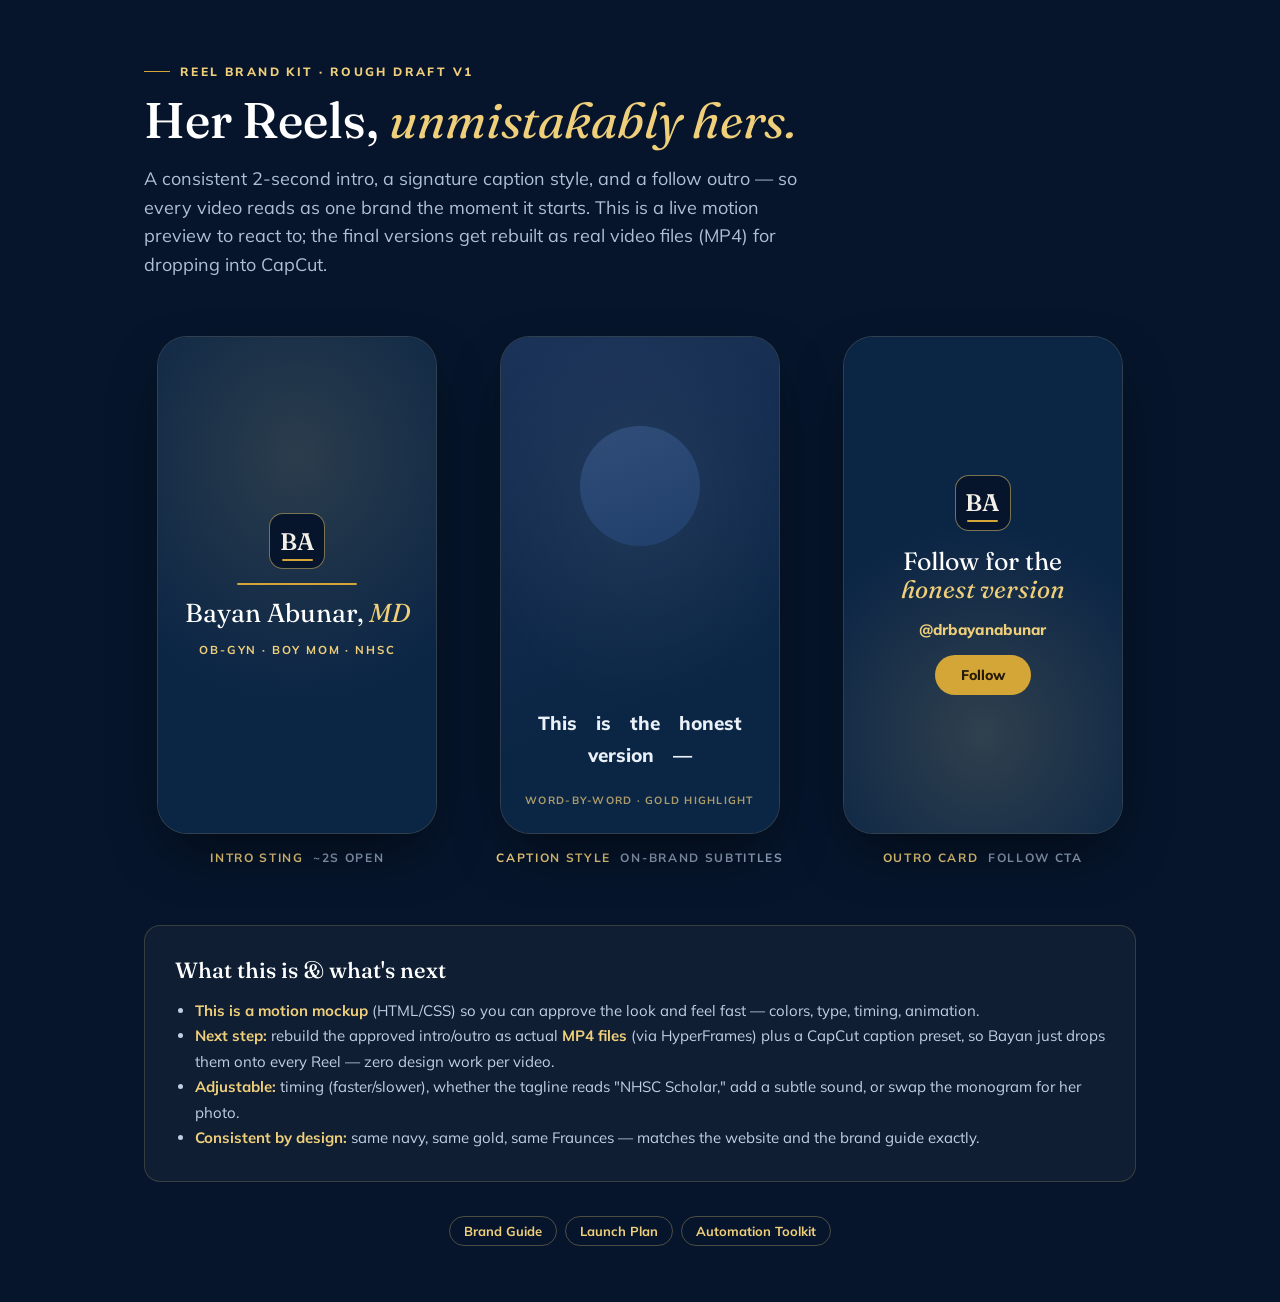
<file: brand/reel-kit.html>
<!doctype html>
<html lang="en">
<head>
  <meta charset="utf-8">
  <meta name="viewport" content="width=device-width, initial-scale=1">
  <meta name="robots" content="noindex, nofollow">
  <title>Reel Brand Kit (rough draft) — Dr. Bayan Abunar</title>
  <link rel="preconnect" href="https://fonts.googleapis.com">
  <link rel="preconnect" href="https://fonts.gstatic.com" crossorigin>
  <link href="https://fonts.googleapis.com/css2?family=Fraunces:ital,opsz,wght@0,9..144,400;0,9..144,500;0,9..144,600;1,9..144,400&family=Mulish:wght@400;600;700;800&display=swap" rel="stylesheet">
  <style>
    :root{
      --navy:#0B2545; --navy-deep:#06152B; --gold:#D4A537; --gold-lt:#F0CF7A;
      --cream:#FAF8F4; --serif:"Fraunces",Georgia,serif; --sans:"Mulish",system-ui,sans-serif;
    }
    *,*::before,*::after{box-sizing:border-box}
    body{margin:0;background:var(--navy-deep);color:#E7EDF5;font-family:var(--sans);
      -webkit-font-smoothing:antialiased}
    .wrap{max-width:1080px;margin-inline:auto;padding:clamp(28px,5vw,56px) clamp(20px,5vw,44px)}
    .lbl{font-weight:800;font-size:12px;letter-spacing:.2em;text-transform:uppercase;color:var(--gold-lt);
      display:inline-flex;align-items:center;gap:10px;margin:0 0 14px}
    .lbl::before{content:"";width:26px;height:1.5px;background:var(--gold)}
    h1{font-family:var(--serif);font-weight:500;font-size:clamp(30px,5vw,50px);margin:0 0 14px;color:#fff;line-height:1.08}
    h1 i{color:var(--gold-lt);font-weight:400}
    .intro-copy{max-width:60ch;color:#AFBFD6;font-size:clamp(16px,2vw,18px);line-height:1.6}

    .stage{display:grid;grid-template-columns:repeat(3,1fr);gap:clamp(20px,3vw,36px);
      margin-top:clamp(34px,5vw,56px)}
    .col{display:flex;flex-direction:column;align-items:center;gap:16px}
    .cap-lbl{font-weight:700;font-size:12px;letter-spacing:.14em;text-transform:uppercase;color:#8FA1BC}
    .cap-lbl b{color:var(--gold-lt)}

    /* phone frame */
    .phone{width:100%;max-width:280px;aspect-ratio:9/16;border-radius:30px;position:relative;
      overflow:hidden;background:var(--navy);box-shadow:0 24px 60px -20px rgba(0,0,0,.7);
      border:1px solid rgba(240,207,122,.16)}
    .screen{position:absolute;inset:0;display:grid;place-items:center;text-align:center;padding:22px}

    /* ---- INTRO STING ---- */
    .intro{background:radial-gradient(130% 80% at 50% 24%,rgba(240,207,122,.14),transparent 62%),var(--navy)}
    .intro .stack{display:flex;flex-direction:column;align-items:center;gap:14px}
    .mono{width:56px;height:56px;border-radius:14px;background:var(--navy-deep);
      border:1px solid rgba(240,207,122,.5);display:grid;place-items:center}
    .mono span{font-family:var(--serif);font-weight:600;color:#F3EFE8;font-size:24px;position:relative}
    .mono span::after{content:"";position:absolute;left:2px;right:2px;bottom:-5px;height:2px;background:var(--gold);border-radius:2px}
    .gline{width:120px;height:2px;background:var(--gold);transform-origin:center;border-radius:2px}
    .iname{font-family:var(--serif);font-size:26px;color:#fff;line-height:1.1}
    .iname i{color:var(--gold-lt);font-weight:400}
    .itag{font-weight:700;font-size:11.5px;letter-spacing:.16em;text-transform:uppercase;color:var(--gold-lt)}

    .mono{animation:rise 6s ease-in-out infinite}
    .gline{animation:draw 6s ease-in-out infinite}
    .iname{animation:rise2 6s ease-in-out infinite}
    .itag{animation:rise3 6s ease-in-out infinite}
    @keyframes draw{0%,4%{transform:scaleX(0);opacity:0}12%{opacity:1}22%,84%{transform:scaleX(1);opacity:1}95%,100%{transform:scaleX(1);opacity:0}}
    @keyframes rise{0%,14%{opacity:0;transform:translateY(12px)}26%,84%{opacity:1;transform:translateY(0)}95%,100%{opacity:0;transform:translateY(-6px)}}
    @keyframes rise2{0%,30%{opacity:0;transform:translateY(12px)}42%,84%{opacity:1;transform:translateY(0)}95%,100%{opacity:0}}
    @keyframes rise3{0%,46%{opacity:0;transform:translateY(10px)}58%,84%{opacity:1;transform:translateY(0)}95%,100%{opacity:0}}

    /* ---- CAPTION STYLE ---- */
    .capbg{background:linear-gradient(160deg,#1b3358,#0b2545 70%)}
    .capbg::before{content:"";position:absolute;inset:0;
      background:radial-gradient(60% 40% at 50% 34%,rgba(255,255,255,.06),transparent)}
    .subject{position:absolute;top:30%;left:50%;transform:translate(-50%,-50%);
      width:120px;height:120px;border-radius:50%;
      background:linear-gradient(160deg,#33507d,#20406c);opacity:.9}
    .cap{position:absolute;left:14px;right:14px;bottom:64px;display:flex;flex-wrap:wrap;
      justify-content:center;gap:6px 7px}
    .cap span{font-family:var(--sans);font-weight:800;font-size:19px;color:#EAF0F7;
      padding:2px 6px;border-radius:7px;line-height:1.15;animation:hl 3.6s infinite}
    .cap span:nth-child(1){animation-delay:0s}
    .cap span:nth-child(2){animation-delay:.45s}
    .cap span:nth-child(3){animation-delay:.9s}
    .cap span:nth-child(4){animation-delay:1.35s}
    .cap span:nth-child(5){animation-delay:1.8s}
    .cap span:nth-child(6){animation-delay:2.25s}
    @keyframes hl{0%,100%{background:transparent;color:#EAF0F7;transform:translateY(0)}
      6%,15%{background:var(--gold);color:#0B2545;transform:translateY(-2px)}}
    .cap-hint{position:absolute;left:0;right:0;bottom:26px;text-align:center;font-size:10.5px;
      letter-spacing:.12em;text-transform:uppercase;color:rgba(240,207,122,.7);font-weight:700}

    /* ---- OUTRO ---- */
    .outro{background:radial-gradient(120% 70% at 50% 80%,rgba(240,207,122,.16),transparent 60%),var(--navy)}
    .outro .stack{display:flex;flex-direction:column;align-items:center;gap:16px}
    .otitle{font-family:var(--serif);font-size:25px;color:#fff;line-height:1.15}
    .otitle i{color:var(--gold-lt);font-weight:400;font-style:italic}
    .handle{font-weight:800;letter-spacing:.02em;color:var(--gold-lt);font-size:15px}
    .follow{background:var(--gold);color:#241a06;font-weight:800;font-size:14px;
      padding:11px 26px;border-radius:999px;animation:pulse 2.4s ease-in-out infinite}
    @keyframes pulse{0%,100%{transform:scale(1);box-shadow:0 0 0 0 rgba(240,207,122,.4)}
      50%{transform:scale(1.05);box-shadow:0 0 0 10px rgba(240,207,122,0)}}

    .notes{margin-top:clamp(38px,5vw,60px);background:rgba(255,255,255,.04);
      border:1px solid rgba(240,207,122,.18);border-radius:16px;padding:clamp(22px,3vw,30px)}
    .notes h2{font-family:var(--serif);font-weight:500;font-size:22px;color:#fff;margin:0 0 14px}
    .notes ul{margin:0;padding-left:20px;color:#C2CFE2;font-size:15px;line-height:1.7}
    .notes b{color:var(--gold-lt)}

    @media(max-width:760px){.stage{grid-template-columns:1fr;justify-items:center}
      .phone{max-width:300px}}
    @media(prefers-reduced-motion:reduce){
      .mono,.gline,.iname,.itag,.cap span,.follow{animation:none!important;opacity:1!important;transform:none!important}
      .gline{transform:scaleX(1)!important}
      .cap span:nth-child(3){background:var(--gold);color:#0B2545}
    }
  </style>
</head>
<body>
  <div class="wrap">
    <p class="lbl">Reel Brand Kit &middot; rough draft v1</p>
    <h1>Her Reels, <i>unmistakably hers.</i></h1>
    <p class="intro-copy">A consistent 2-second intro, a signature caption style, and a follow outro &mdash; so every video reads as one brand the moment it starts. This is a live motion preview to react to; the final versions get rebuilt as real video files (MP4) for dropping into CapCut.</p>

    <div class="stage">
      <!-- INTRO -->
      <div class="col">
        <div class="phone">
          <div class="screen intro">
            <div class="stack">
              <div class="mono"><span>BA</span></div>
              <div class="gline"></div>
              <div class="iname">Bayan Abunar, <i>MD</i></div>
              <div class="itag">OB-GYN &middot; Boy Mom &middot; NHSC</div>
            </div>
          </div>
        </div>
        <div class="cap-lbl"><b>Intro sting</b> &nbsp;~2s open</div>
      </div>

      <!-- CAPTION STYLE -->
      <div class="col">
        <div class="phone">
          <div class="screen capbg">
            <div class="subject"></div>
            <div class="cap">
              <span>This</span><span>is</span><span>the</span><span>honest</span><span>version</span><span>&mdash;</span>
            </div>
            <div class="cap-hint">Word-by-word &middot; gold highlight</div>
          </div>
        </div>
        <div class="cap-lbl"><b>Caption style</b> &nbsp;on-brand subtitles</div>
      </div>

      <!-- OUTRO -->
      <div class="col">
        <div class="phone">
          <div class="screen outro">
            <div class="stack">
              <div class="mono"><span>BA</span></div>
              <div class="otitle">Follow for the <i>honest version</i></div>
              <div class="handle">@drbayanabunar</div>
              <div class="follow">Follow</div>
            </div>
          </div>
        </div>
        <div class="cap-lbl"><b>Outro card</b> &nbsp;follow CTA</div>
      </div>
    </div>

    <div class="notes">
      <h2>What this is &amp; what's next</h2>
      <ul>
        <li><b>This is a motion mockup</b> (HTML/CSS) so you can approve the look and feel fast &mdash; colors, type, timing, animation.</li>
        <li><b>Next step:</b> rebuild the approved intro/outro as actual <b>MP4 files</b> (via HyperFrames) plus a CapCut caption preset, so Bayan just drops them onto every Reel &mdash; zero design work per video.</li>
        <li><b>Adjustable:</b> timing (faster/slower), whether the tagline reads "NHSC Scholar," add a subtle sound, or swap the monogram for her photo.</li>
        <li><b>Consistent by design:</b> same navy, same gold, same Fraunces &mdash; matches the website and the brand guide exactly.</li>
      </ul>
    </div>
    <div style="margin-top:34px;display:flex;gap:8px;flex-wrap:wrap;justify-content:center">
      <a href="brand-guide.html" style="font-size:13px;font-weight:700;color:#F0CF7A;border:1px solid rgba(240,207,122,.3);border-radius:999px;padding:6px 14px;text-decoration:none">Brand Guide</a>
      <a href="launch-plan.html" style="font-size:13px;font-weight:700;color:#F0CF7A;border:1px solid rgba(240,207,122,.3);border-radius:999px;padding:6px 14px;text-decoration:none">Launch Plan</a>
      <a href="automation-toolkit.html" style="font-size:13px;font-weight:700;color:#F0CF7A;border:1px solid rgba(240,207,122,.3);border-radius:999px;padding:6px 14px;text-decoration:none">Automation Toolkit</a>
    </div>
  </div>
</body>
</html>
</file>
<file: styles/global.css>
/* =====================================================================
   Bayan Abunar, MD — global stylesheet
   Warm-clinical, editorial personal brand.
   Palette: warm ivory + deep evergreen + brushed gold + soft blush.
   Type: Fraunces (display) + Mulish (body).
   ===================================================================== */

:root {
  /* ---- color ---- */
  /* Navy + gold brand — matches Dr. Abunar's Instagram identity (NHSC-inspired). */
  --bg:          #FAF8F4;   /* soft cream */
  --bg-alt:      #EEF1F7;   /* pale cool navy tint (alt sections) */
  --surface:     #FFFFFF;
  --ink:         #14233A;   /* deep navy ink */
  --ink-soft:    #3A4657;
  --muted:       #6B7484;   /* cool slate */
  --line:        #E4E7EE;   /* cool hairline */
  --line-strong: #CFD5E1;

  --primary:      #0B2545;  /* deep navy */
  --primary-dark: #081A33;
  --primary-tint: #E9EEF5;  /* pale navy wash */

  --accent:       #D4A537;  /* gold (decorative: rules, fills, borders) */
  --accent-dark:  #916E1C;  /* darker gold for legible text on cream */
  --accent-tint:  #F7EDCF;

  --blush:        #F0CF7A;  /* soft gold-light (warm gradients + on-navy accents) */
  --blush-deep:   #CBA24A;  /* muted gold */

  /* ---- type ---- */
  --font-display: "Fraunces", Georgia, "Times New Roman", serif;
  --font-body:    "Mulish", -apple-system, BlinkMacSystemFont, "Segoe UI", sans-serif;

  /* ---- geometry ---- */
  --wrap:  1140px;
  --pad:   clamp(20px, 5vw, 40px);
  --radius: 16px;
  --radius-sm: 10px;
  --shadow: 0 18px 40px -24px rgba(34, 58, 50, 0.35);
  --shadow-soft: 0 10px 30px -20px rgba(34, 58, 50, 0.30);
}

/* ---------- reset / base ---------- */
*, *::before, *::after { box-sizing: border-box; }
html { -webkit-text-size-adjust: 100%; scroll-behavior: smooth; }
body {
  margin: 0;
  background: var(--bg);
  color: var(--ink);
  font-family: var(--font-body);
  font-size: 17px;
  line-height: 1.7;
  font-weight: 400;
  -webkit-font-smoothing: antialiased;
  text-rendering: optimizeLegibility;
}
img { max-width: 100%; display: block; }
a { color: var(--primary); text-decoration: none; transition: color .18s ease; }
a:hover { color: var(--accent-dark); }
h1, h2, h3, h4 {
  font-family: var(--font-display);
  font-weight: 500;
  line-height: 1.12;
  color: var(--ink);
  margin: 0 0 .5em;
  letter-spacing: -0.01em;
}
p { margin: 0 0 1.1em; }
p:last-child { margin-bottom: 0; }
::selection { background: var(--blush); color: var(--primary-dark); }

/* ---------- layout helpers ---------- */
.wrap { width: 100%; max-width: var(--wrap); margin-inline: auto; padding-inline: var(--pad); }

.section { padding-block: clamp(56px, 8vw, 104px); }
.section--alt { background: var(--bg-alt); }
.section--green { background: var(--primary); color: #F3EFE8; }
.section--green h2, .section--green h3 { color: #FFFFFF; }
.section--tight { padding-block: clamp(40px, 6vw, 72px); }

.eyebrow {
  font-family: var(--font-body);
  font-weight: 700;
  font-size: 12.5px;
  letter-spacing: 0.18em;
  text-transform: uppercase;
  color: var(--accent-dark);
  margin: 0 0 14px;
  display: inline-flex;
  align-items: center;
  gap: 10px;
}
.eyebrow::before {
  content: "";
  width: 26px; height: 1.5px;
  background: var(--accent);
  display: inline-block;
}
.section--green .eyebrow { color: var(--blush); }
.section--green .eyebrow::before { background: var(--blush-deep); }

.section-head { max-width: 640px; margin-bottom: clamp(32px, 5vw, 52px); }
.section-head h2 { font-size: clamp(28px, 4.4vw, 42px); }
.section-head p { color: var(--muted); font-size: 18px; }
.section--green .section-head p { color: #DCE6E0; }
.center { text-align: center; margin-inline: auto; }

/* ---------- buttons ---------- */
.btn {
  display: inline-flex; align-items: center; gap: 10px;
  font-family: var(--font-body);
  font-weight: 600; font-size: 15.5px;
  letter-spacing: .01em;
  padding: 14px 26px;
  border-radius: 999px;
  border: 1.5px solid transparent;
  cursor: pointer;
  transition: transform .16s ease, box-shadow .18s ease, background .18s ease, color .18s ease, border-color .18s ease;
  white-space: nowrap;
}
.btn:hover { transform: translateY(-2px); }
.btn-primary { background: var(--primary); color: #FBF7F0; box-shadow: var(--shadow-soft); }
.btn-primary:hover { background: var(--primary-dark); color: #fff; }
.btn-outline { background: transparent; color: var(--primary); border-color: var(--line-strong); }
.btn-outline:hover { border-color: var(--primary); color: var(--primary-dark); background: var(--primary-tint); }
.btn-gold { background: var(--accent); color: #2A1E08; box-shadow: var(--shadow-soft); }
.btn-gold:hover { background: var(--accent-dark); color: #fff; }
.btn-row { display: flex; flex-wrap: wrap; gap: 14px; margin-top: 28px; }
.section--green .btn-outline { color: #F3EFE8; border-color: rgba(243,239,232,.4); }
.section--green .btn-outline:hover { background: rgba(255,255,255,.08); border-color: #fff; color: #fff; }

/* ---------- header ---------- */
.site-header {
  position: sticky; top: 0; z-index: 50;
  background: rgba(250, 246, 240, 0.86);
  backdrop-filter: saturate(150%) blur(12px);
  border-bottom: 1px solid var(--line);
}
.header-inner { display: flex; align-items: center; justify-content: space-between; min-height: 74px; gap: 20px; }
.brand { display: flex; flex-direction: column; line-height: 1.05; }
.brand-name { font-family: var(--font-display); font-weight: 600; font-size: 21px; color: var(--ink); letter-spacing: -.01em; }
.brand-cred { font-size: 11px; font-weight: 700; letter-spacing: .16em; text-transform: uppercase; color: var(--accent-dark); margin-top: 3px; }
.site-nav { display: flex; align-items: center; gap: 6px; }
.site-nav a {
  font-weight: 600; font-size: 15px; color: var(--ink-soft);
  padding: 9px 14px; border-radius: 999px;
}
.site-nav a:hover { color: var(--primary-dark); background: rgba(47,74,64,.07); }
.site-nav a[aria-current="page"] { color: var(--primary-dark); }
.site-nav a[aria-current="page"]::after {
  content: ""; display: block; height: 2px; width: 18px; margin: 3px auto 0;
  background: var(--accent); border-radius: 2px;
}
.site-nav a.nav-cta { background: var(--primary); color: #FBF7F0; padding-inline: 18px; }
.site-nav a.nav-cta:hover { background: var(--primary-dark); color: #fff; }
.site-nav a.nav-cta::after { display: none; }
.nav-toggle { display: none; }

/* ---------- hero (home) ---------- */
.hero { position: relative; overflow: hidden; }
.hero::before {
  content: ""; position: absolute; inset: 0;
  background:
    radial-gradient(60% 80% at 85% -10%, var(--blush) 0%, transparent 55%),
    radial-gradient(50% 60% at -10% 110%, var(--primary-tint) 0%, transparent 60%);
  opacity: .8; z-index: 0;
}
.hero-grid {
  position: relative; z-index: 1;
  display: grid; grid-template-columns: 1.15fr .85fr; gap: clamp(32px, 5vw, 68px);
  align-items: center;
  padding-block: clamp(56px, 8vw, 96px);
}
.hero h1 { font-size: clamp(38px, 6.4vw, 68px); font-weight: 500; margin-bottom: 20px; }
.hero h1 .accent { font-style: italic; color: var(--primary); }
.hero-lead { font-size: clamp(18px, 2.4vw, 21px); color: var(--ink-soft); max-width: 34ch; }
.hero-cred { display: flex; flex-wrap: wrap; gap: 8px 18px; margin-top: 26px; }
.hero-cred span { display: inline-flex; align-items: center; gap: 8px; font-size: 14.5px; font-weight: 600; color: var(--muted); }
.hero-cred span::before { content: ""; width: 7px; height: 7px; border-radius: 50%; background: var(--accent); }

/* portrait */
.portrait {
  position: relative; aspect-ratio: 4 / 5; border-radius: 220px 220px 24px 24px;
  overflow: hidden; box-shadow: var(--shadow);
  border: 1px solid var(--line);
  background: linear-gradient(160deg, var(--primary-tint), var(--blush));
}
.portrait img { width: 100%; height: 100%; object-fit: cover; }
.portrait--framed { border-radius: var(--radius); aspect-ratio: 4/5; }
.portrait-badge {
  position: absolute; bottom: 16px; left: 50%; transform: translateX(-50%);
  background: rgba(255,255,255,.92); backdrop-filter: blur(6px);
  border: 1px solid var(--line); border-radius: 999px;
  padding: 8px 18px; font-size: 13px; font-weight: 700; letter-spacing: .03em;
  color: var(--primary-dark); white-space: nowrap; box-shadow: var(--shadow-soft);
}

/* ---------- generic grids & cards ---------- */
.grid { display: grid; gap: 24px; }
.grid-3 { grid-template-columns: repeat(3, 1fr); }
.grid-2 { grid-template-columns: repeat(2, 1fr); }

.card {
  background: var(--surface); border: 1px solid var(--line);
  border-radius: var(--radius); padding: 30px;
  box-shadow: var(--shadow-soft);
  transition: transform .2s ease, box-shadow .2s ease, border-color .2s ease;
}
.card:hover { transform: translateY(-4px); box-shadow: var(--shadow); border-color: var(--line-strong); }
.card .card-icon {
  width: 46px; height: 46px; border-radius: 12px; display: grid; place-items: center;
  background: var(--primary-tint); color: var(--primary); margin-bottom: 18px;
}
.card .card-icon svg { width: 24px; height: 24px; }
.card h3 { font-size: 21px; margin-bottom: 10px; }
.card p { color: var(--muted); font-size: 15.5px; margin: 0; }

/* stat row */
.stats { display: grid; grid-template-columns: repeat(3,1fr); gap: 20px; }
.stat { text-align: center; padding: 22px 14px; }
.stat .num { font-family: var(--font-display); font-size: clamp(34px, 5vw, 48px); color: var(--primary); font-weight: 500; line-height: 1; }
.stat .lbl { font-size: 13.5px; font-weight: 600; letter-spacing: .04em; text-transform: uppercase; color: var(--muted); margin-top: 10px; }
.section--green .stat .num { color: #fff; }
.section--green .stat .lbl { color: var(--blush); }

/* ---------- prose / content pages ---------- */
.page-hero { background: var(--bg-alt); border-bottom: 1px solid var(--line); }
.page-hero .wrap { padding-block: clamp(48px, 7vw, 88px); }
.page-hero h1 { font-size: clamp(32px, 5.2vw, 54px); }
.page-hero p { color: var(--muted); font-size: 19px; max-width: 60ch; }

.prose { max-width: 68ch; }
.prose h2 { font-size: clamp(24px, 3.4vw, 32px); margin-top: 1.6em; }
.prose h3 { font-size: 21px; margin-top: 1.4em; }
.prose p, .prose li { color: var(--ink-soft); }
.prose blockquote {
  margin: 1.6em 0; padding: 6px 0 6px 26px; border-left: 3px solid var(--accent);
  font-family: var(--font-display); font-style: italic; font-size: 22px; color: var(--primary-dark);
}
.two-col { display: grid; grid-template-columns: 1fr 1fr; gap: clamp(28px, 5vw, 60px); align-items: start; }
.two-col--sidebar { grid-template-columns: 1.4fr .9fr; }

/* about media block */
.media-block { border-radius: var(--radius); overflow: hidden; box-shadow: var(--shadow); border: 1px solid var(--line); background: linear-gradient(160deg, var(--primary-tint), var(--blush)); aspect-ratio: 3/4; }
.media-block img { width: 100%; height: 100%; object-fit: cover; }

/* fact card (sidebar) */
.fact-card { background: var(--surface); border: 1px solid var(--line); border-radius: var(--radius); padding: 26px 28px; box-shadow: var(--shadow-soft); position: sticky; top: 96px; }
.fact-card h3 { font-size: 15px; letter-spacing: .1em; text-transform: uppercase; font-family: var(--font-body); font-weight: 700; color: var(--accent-dark); margin-bottom: 16px; }
.fact-list { list-style: none; margin: 0; padding: 0; }
.fact-list li { padding: 12px 0; border-top: 1px solid var(--line); font-size: 15px; }
.fact-list li:first-child { border-top: 0; padding-top: 0; }
.fact-list .k { display: block; font-size: 12px; font-weight: 700; letter-spacing: .06em; text-transform: uppercase; color: var(--muted); margin-bottom: 2px; }
.fact-list .v { color: var(--ink); font-weight: 500; }

/* ---------- credentials / timeline ---------- */
.timeline { list-style: none; margin: 0; padding: 0; position: relative; }
.timeline::before { content: ""; position: absolute; left: 9px; top: 6px; bottom: 6px; width: 2px; background: var(--line-strong); }
.timeline li { position: relative; padding: 0 0 34px 42px; }
.timeline li:last-child { padding-bottom: 0; }
.timeline .dot { position: absolute; left: 0; top: 4px; width: 20px; height: 20px; border-radius: 50%; background: var(--surface); border: 3px solid var(--accent); box-shadow: 0 0 0 4px var(--bg); }
.timeline .yr { font-size: 13px; font-weight: 700; letter-spacing: .05em; text-transform: uppercase; color: var(--accent-dark); }
.timeline h3 { font-size: 20px; margin: 4px 0 4px; }
.timeline p { color: var(--muted); font-size: 15.5px; margin: 0; }

.cred-grid { display: grid; grid-template-columns: repeat(2, 1fr); gap: 20px; }
.cred-item { background: var(--surface); border: 1px solid var(--line); border-radius: var(--radius-sm); padding: 22px 24px; box-shadow: var(--shadow-soft); }
.cred-item .k { font-size: 12px; font-weight: 700; letter-spacing: .08em; text-transform: uppercase; color: var(--accent-dark); margin-bottom: 6px; }
.cred-item .v { font-size: 16.5px; font-weight: 600; color: var(--ink); }
.cred-item .sub { font-size: 14px; color: var(--muted); margin-top: 2px; }

.chip-row { display: flex; flex-wrap: wrap; gap: 10px; }
.chip { background: var(--primary-tint); color: var(--primary-dark); border-radius: 999px; padding: 8px 16px; font-size: 14px; font-weight: 600; }

/* ---------- video gallery ---------- */
.platform-tabs { display: flex; flex-wrap: wrap; gap: 10px; margin-bottom: 30px; }
.platform-tab {
  display: inline-flex; align-items: center; gap: 9px;
  border: 1.5px solid var(--line-strong); background: var(--surface);
  border-radius: 999px; padding: 9px 18px; font-size: 14.5px; font-weight: 600;
  color: var(--ink-soft); cursor: pointer; transition: all .16s ease;
}
.platform-tab svg { width: 17px; height: 17px; }
.platform-tab:hover { border-color: var(--primary); color: var(--primary-dark); }
.platform-tab.is-active { background: var(--primary); border-color: var(--primary); color: #FBF7F0; }

.video-gallery { display: grid; grid-template-columns: repeat(3, 1fr); gap: 24px; }
.video-card {
  background: var(--surface); border: 1px solid var(--line); border-radius: var(--radius);
  overflow: hidden; box-shadow: var(--shadow-soft);
  transition: transform .2s ease, box-shadow .2s ease;
  display: flex; flex-direction: column;
}
.video-card:hover { transform: translateY(-4px); box-shadow: var(--shadow); }
.facade { position: relative; aspect-ratio: 9 / 16; background: #241f1c; cursor: pointer; overflow: hidden; }
.facade.wide { aspect-ratio: 16 / 9; }
.facade img { width: 100%; height: 100%; object-fit: cover; opacity: .92; transition: transform .3s ease, opacity .3s ease; }
.facade:hover img { transform: scale(1.05); opacity: 1; }
.facade-fallback { position: absolute; inset: 0; display: grid; place-items: center; background: linear-gradient(150deg, var(--primary), var(--primary-dark)); color: rgba(255,255,255,.5); font-family: var(--font-display); font-size: 15px; letter-spacing: .05em; }
.facade .play {
  position: absolute; inset: 0; margin: auto; width: 62px; height: 62px;
  display: grid; place-items: center; border-radius: 50%;
  background: rgba(250,246,240,.94); box-shadow: 0 8px 24px rgba(0,0,0,.35);
  transition: transform .18s ease, background .18s ease;
}
.facade:hover .play { transform: scale(1.08); background: #fff; }
.facade .play svg { width: 24px; height: 24px; margin-left: 3px; color: var(--primary); }
.facade .platform-badge {
  position: absolute; top: 12px; left: 12px; z-index: 2;
  display: inline-flex; align-items: center; gap: 6px;
  background: rgba(32,28,25,.72); backdrop-filter: blur(4px); color: #fff;
  border-radius: 999px; padding: 6px 12px; font-size: 12px; font-weight: 600;
}
.facade .platform-badge svg { width: 14px; height: 14px; }
.facade iframe { position: absolute; inset: 0; width: 100%; height: 100%; border: 0; }
.video-meta { padding: 16px 18px; }
.video-meta h3 { font-size: 16.5px; margin: 0 0 4px; line-height: 1.3; }
.video-meta p { font-size: 13.5px; color: var(--muted); margin: 0; }

.note-inline { font-size: 13.5px; color: var(--muted); background: var(--accent-tint); border: 1px dashed var(--line-strong); border-radius: var(--radius-sm); padding: 12px 16px; margin-bottom: 26px; }
.note-inline strong { color: var(--accent-dark); }

/* ---------- social row ---------- */
.social-row { display: flex; gap: 12px; flex-wrap: wrap; }
.social-link {
  width: 46px; height: 46px; border-radius: 12px; display: grid; place-items: center;
  border: 1.5px solid var(--line-strong); color: var(--ink-soft);
  transition: all .18s ease; background: var(--surface);
}
.social-link svg { width: 21px; height: 21px; }
.social-link:hover { background: var(--primary); border-color: var(--primary); color: #fff; transform: translateY(-3px); }
.section--green .social-link { background: rgba(255,255,255,.06); border-color: rgba(255,255,255,.22); color: #F3EFE8; }
.section--green .social-link:hover { background: var(--accent); border-color: var(--accent); color: #2A1E08; }

/* ---------- contact ---------- */
.contact-grid { display: grid; grid-template-columns: 1fr 1fr; gap: clamp(28px, 5vw, 56px); align-items: start; }
.contact-methods { list-style: none; margin: 0 0 28px; padding: 0; }
.contact-methods li { display: flex; gap: 16px; align-items: flex-start; padding: 16px 0; border-top: 1px solid var(--line); }
.contact-methods li:first-child { border-top: 0; }
.contact-methods .ic { flex: none; width: 44px; height: 44px; border-radius: 12px; background: var(--primary-tint); color: var(--primary); display: grid; place-items: center; }
.contact-methods .ic svg { width: 21px; height: 21px; }
.contact-methods .k { font-size: 12.5px; font-weight: 700; letter-spacing: .06em; text-transform: uppercase; color: var(--muted); }
.contact-methods .v { font-size: 17px; font-weight: 600; color: var(--ink); }

.form { background: var(--surface); border: 1px solid var(--line); border-radius: var(--radius); padding: clamp(24px, 4vw, 36px); box-shadow: var(--shadow-soft); }
.field { margin-bottom: 18px; }
.field label { display: block; font-size: 13.5px; font-weight: 700; letter-spacing: .03em; color: var(--ink-soft); margin-bottom: 7px; }
.field input, .field textarea {
  width: 100%; font-family: var(--font-body); font-size: 16px; color: var(--ink);
  background: var(--bg); border: 1.5px solid var(--line-strong); border-radius: 10px;
  padding: 13px 15px; transition: border-color .16s ease, box-shadow .16s ease;
}
.field input:focus, .field textarea:focus { outline: none; border-color: var(--primary); box-shadow: 0 0 0 3px var(--primary-tint); }
.field textarea { resize: vertical; min-height: 130px; }

/* ---------- footer ---------- */
.site-footer { background: var(--primary-dark); color: #DCE6E0; }
.footer-inner { display: grid; grid-template-columns: 1.4fr 1fr 1fr; gap: 40px; padding-block: 56px; }
.footer-inner .brand-name { color: #fff; font-size: 22px; }
.foot-tag { color: var(--blush); font-size: 14px; font-weight: 600; letter-spacing: .04em; margin-top: 6px; }
.foot-blurb { color: #B9C7BF; font-size: 14.5px; margin-top: 14px; max-width: 34ch; }
.foot-col h4 { font-family: var(--font-body); font-size: 12.5px; font-weight: 700; letter-spacing: .12em; text-transform: uppercase; color: var(--blush); margin-bottom: 14px; }
.foot-col a { display: block; color: #CBD8D0; font-size: 15px; padding: 5px 0; }
.foot-col a:hover { color: #fff; }
.foot-social { display: flex; gap: 10px; margin-top: 4px; }
.foot-social a { width: 40px; height: 40px; border-radius: 10px; display: grid; place-items: center; background: rgba(255,255,255,.07); color: #EAF1EC; transition: all .18s ease; }
.foot-social a svg { width: 19px; height: 19px; }
.foot-social a:hover { background: var(--accent); color: #2A1E08; transform: translateY(-2px); }
.foot-base { border-top: 1px solid rgba(255,255,255,.12); padding-block: 22px; display: flex; flex-wrap: wrap; justify-content: space-between; gap: 10px; }
.foot-base p { margin: 0; font-size: 13.5px; color: #9FB2A8; }
.foot-base a { color: #C9D6CE; }

/* ---------- misc ---------- */
.placeholder-flag { display: inline-block; font-size: 11px; font-weight: 700; letter-spacing: .05em; text-transform: uppercase; color: var(--accent-dark); background: var(--accent-tint); border-radius: 5px; padding: 2px 7px; vertical-align: middle; margin-left: 8px; }
.skip-link { position: absolute; left: -999px; top: 0; background: var(--primary); color: #fff; padding: 10px 16px; border-radius: 0 0 8px 0; z-index: 100; }
.skip-link:focus { left: 0; }

/* ---------- responsive ---------- */
@media (max-width: 900px) {
  .hero-grid { grid-template-columns: 1fr; }
  .hero-grid .portrait { max-width: 360px; margin-inline: auto; order: -1; }
  .two-col, .two-col--sidebar, .contact-grid { grid-template-columns: 1fr; }
  .grid-3, .video-gallery { grid-template-columns: repeat(2, 1fr); }
  .cred-grid { grid-template-columns: 1fr; }
  .fact-card { position: static; }
  .footer-inner { grid-template-columns: 1fr 1fr; }
}
@media (max-width: 640px) {
  body { font-size: 16px; }
  .nav-toggle {
    display: inline-grid; place-items: center; width: 44px; height: 44px;
    border: 1.5px solid var(--line-strong); border-radius: 10px; background: var(--surface); cursor: pointer;
  }
  .nav-toggle svg { width: 22px; height: 22px; color: var(--ink); }
  .site-nav {
    position: fixed; inset: 74px 0 auto 0; flex-direction: column; align-items: stretch;
    background: var(--bg); border-bottom: 1px solid var(--line); padding: 14px var(--pad) 22px;
    gap: 4px; transform: translateY(-120%); transition: transform .28s ease; box-shadow: var(--shadow);
  }
  .site-nav.open { transform: translateY(0); }
  .site-nav a { padding: 13px 14px; font-size: 16px; }
  .site-nav a[aria-current="page"]::after { display: none; }
  .site-nav a.nav-cta { text-align: center; margin-top: 6px; }
  .grid-3, .grid-2, .video-gallery, .stats { grid-template-columns: 1fr; }
  .footer-inner { grid-template-columns: 1fr; gap: 32px; padding-block: 44px; }
  .btn { width: 100%; justify-content: center; }
  .btn-row { flex-direction: column; }
}

@media (prefers-reduced-motion: reduce) {
  * { animation: none !important; transition: none !important; scroll-behavior: auto !important; }
}
</file>
